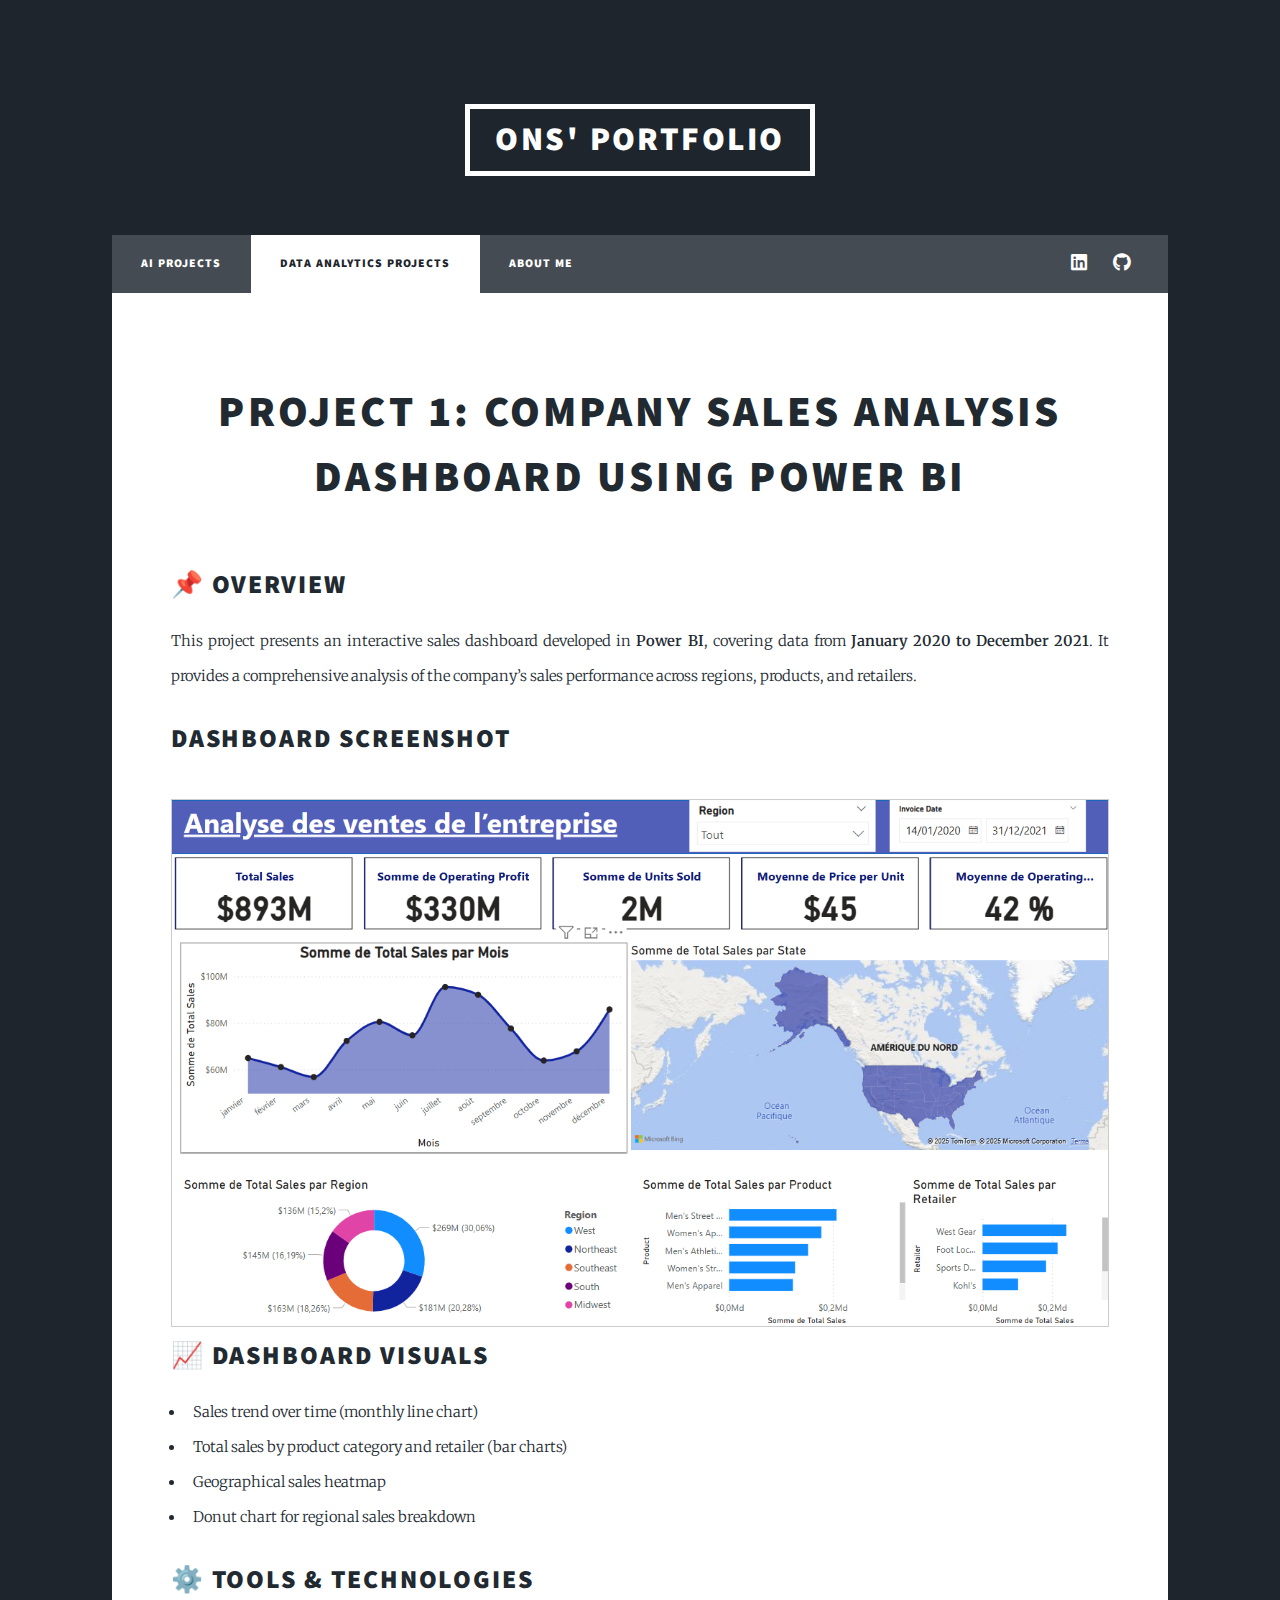
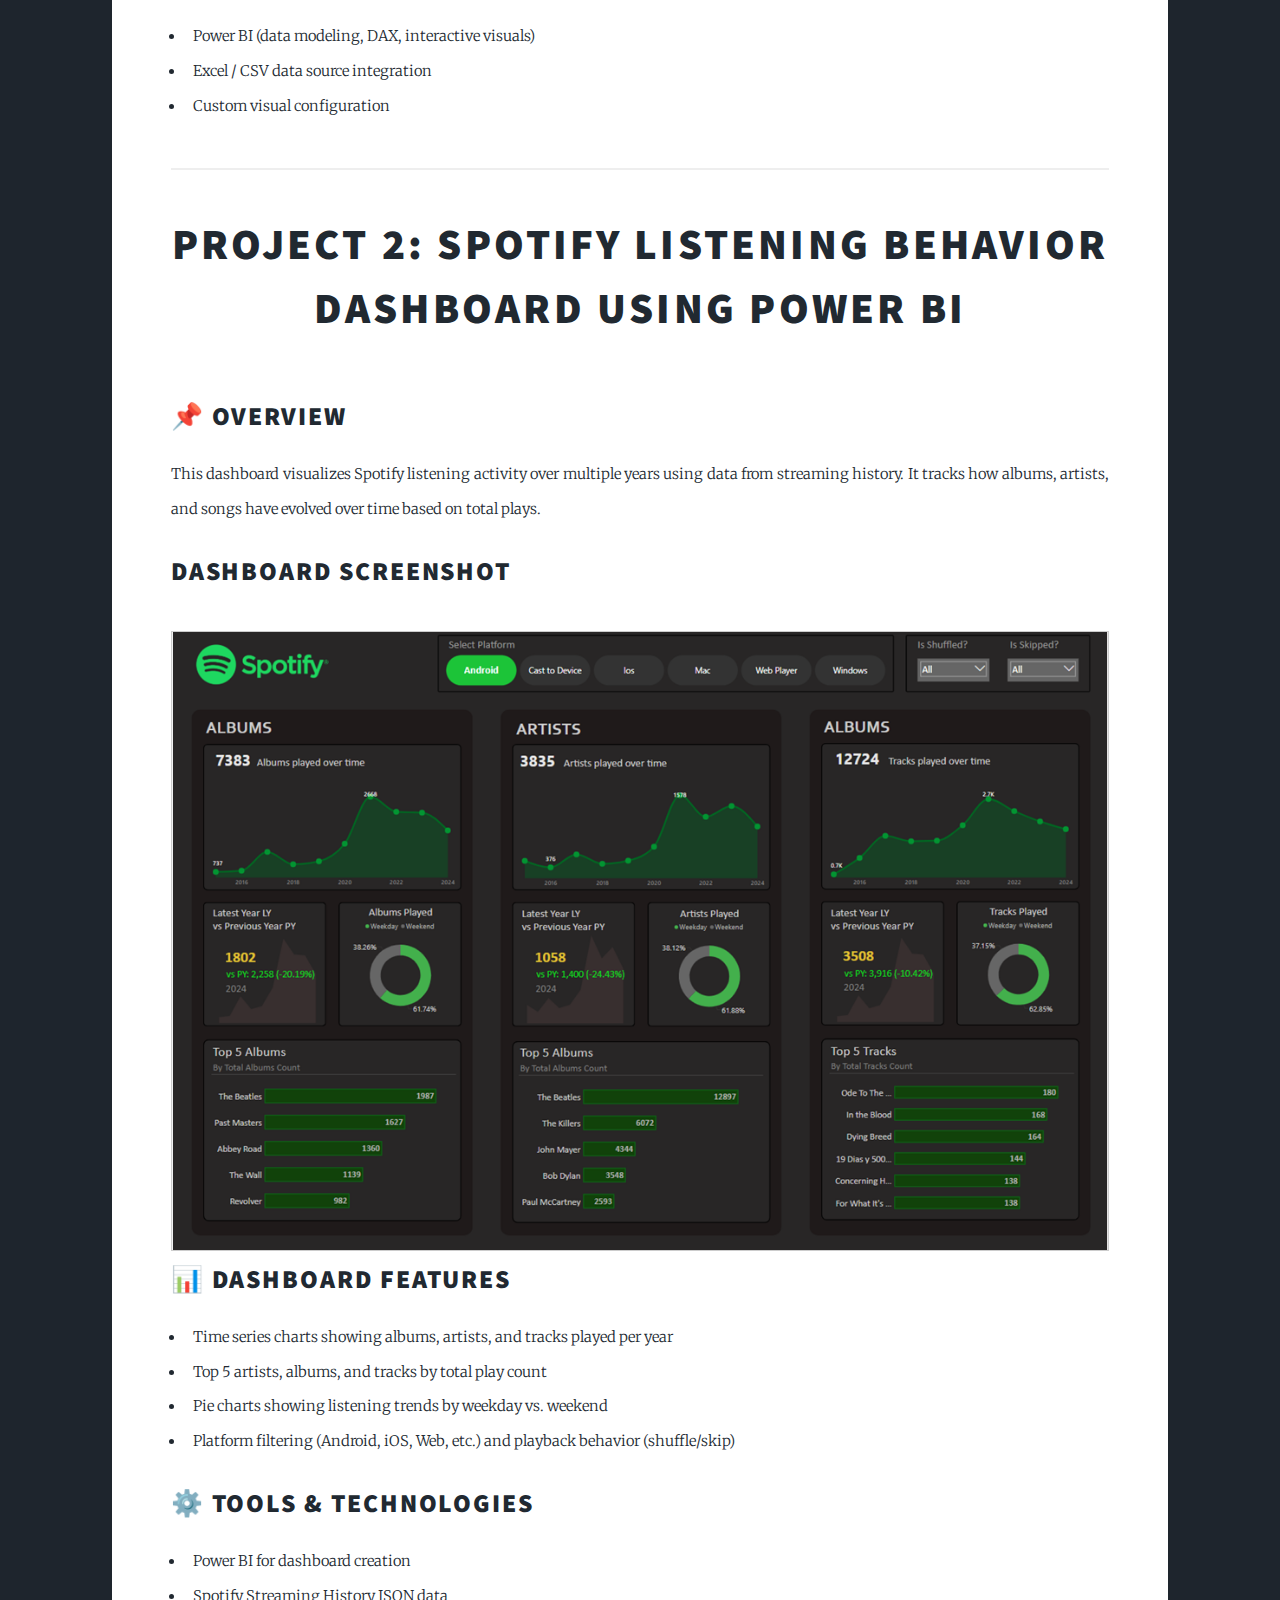
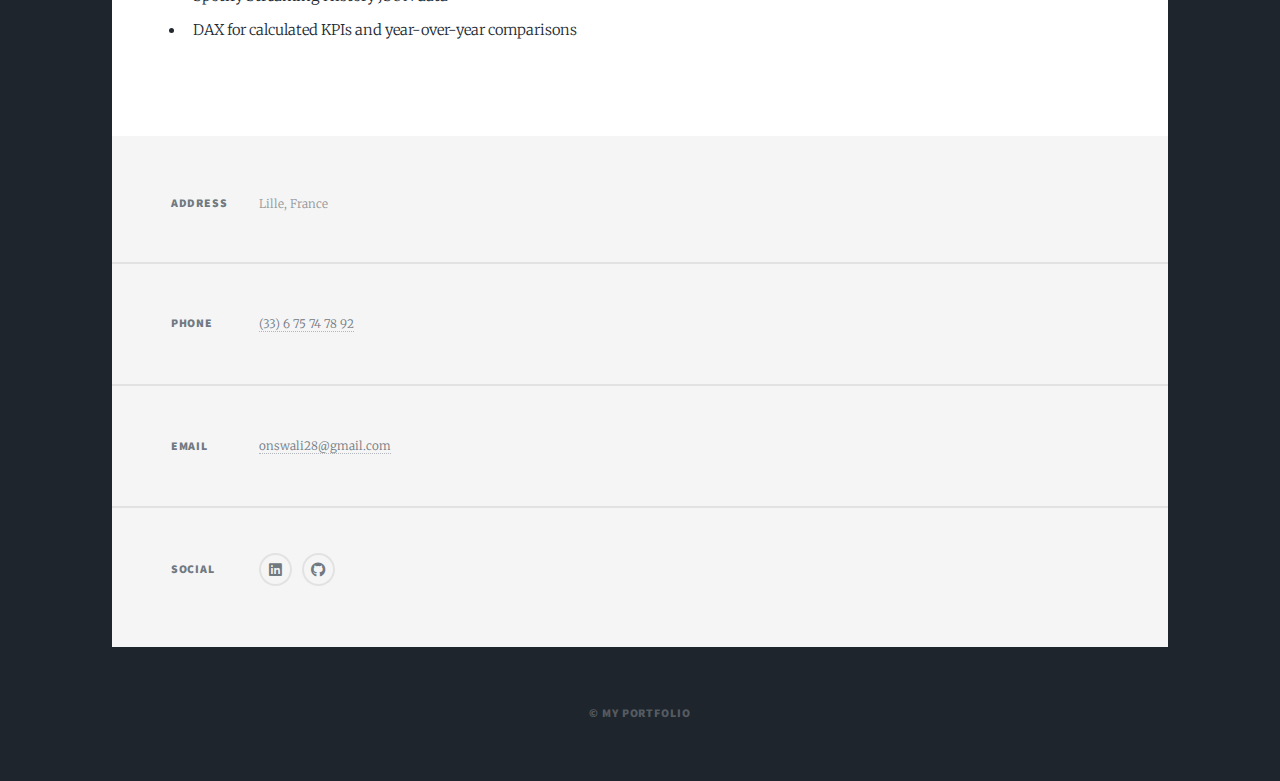
<file: data_analytics.html>
<!DOCTYPE HTML>
<html>
	<head>
		<title>Ons' Portfolio - Sales Analysis Dashboard</title>
		<meta charset="utf-8" />
		<meta name="viewport" content="width=device-width, initial-scale=1, user-scalable=no" />
		<link rel="stylesheet" href="assets/css/main.css" />
		<noscript><link rel="stylesheet" href="assets/css/noscript.css" /></noscript>
	</head>
	<body class="is-preload">

		<!-- Wrapper -->
		<div id="wrapper">

			<!-- Header -->
			<header id="header">
				<a href="index.html" class="logo">Ons' Portfolio</a>
			</header>

			<!-- Nav -->
			<nav id="nav">
				<ul class="links">
					<li><a href="index.html">AI Projects</a></li>
					<li class="active"><a href="data_analytics.html">Data Analytics Projects</a></li>
					<li><a href="generic.html">About Me</a></li>
					
				</ul>
				<ul class="icons">
					<li><a href="https://www.linkedin.com/in/wali-ons-89015935b" class="icon brands fa-linkedin"><span class="label">LinkedIn</span></a></li>
					<li><a href="https://github.com/Ons2024" class="icon brands fa-github"><span class="label">GitHub</span></a></li>
				</ul>
			</nav>

			<!-- Main -->
			<div id="main">

				<!-- Post -->
				<section class="post">
					<header class="major">
						<h3 style="font-size: 43px;">Project 1: Company Sales Analysis Dashboard using Power BI</h3>
					</header>

					<h2>📌 Overview</h2>
					<p>
						This project presents an interactive sales dashboard developed in <strong>Power BI</strong>, 
						covering data from <b>January 2020 to December 2021</b>. It provides a comprehensive analysis of 
						the company’s sales performance across regions, products, and retailers.
					</p>
					

                    <h2> Dashboard Screenshot </h2>
					<img src="images/projet 1.png" alt="Sales Dashboard Power BI" style="max-width:100%; height:auto; border:1px solid #ccc; margin-top:20px;" />


					<h2>📈 Dashboard Visuals</h2>
					<ul>
						<li>Sales trend over time (monthly line chart)</li>
						<li>Total sales by product category and retailer (bar charts)</li>
						<li>Geographical sales heatmap</li>
						<li>Donut chart for regional sales breakdown</li>
					</ul>

					
					<h2>⚙️ Tools & Technologies</h2>
					<ul>
						<li>Power BI (data modeling, DAX, interactive visuals)</li>
						<li>Excel / CSV data source integration</li>
						<li>Custom visual configuration</li>
					</ul>
					<hr />

					
					<!-- Optional: Add a link if deployed -->
					<!-- <p><a href="https://app.powerbi.com/your-report-link" target="_blank">🔗 View Interactive Report</a></p> -->

				

                <section class="post">
                <header class="major">
                    <h3 style="font-size: 43px;">Project 2: Spotify Listening Behavior Dashboard using Power BI</h3>
                </header>

                <h2>📌 Overview</h2>
                <p>
                    This dashboard visualizes Spotify listening activity over multiple years using data from streaming history.
                    It tracks how albums, artists, and songs have evolved over time based on total plays.
                </p>

                <h2> Dashboard Screenshot </h2>
                <img src="images/black power bi.png" alt="Spotify Listening Dashboard" style="max-width:100%; height:auto; border:1px solid #ccc; margin-top:20px;" />

                <h2>📊 Dashboard Features</h2>
                <ul>
                    <li>Time series charts showing albums, artists, and tracks played per year</li>
                    <li>Top 5 artists, albums, and tracks by total play count</li>
                    <li>Pie charts showing listening trends by weekday vs. weekend</li>
                    <li>Platform filtering (Android, iOS, Web, etc.) and playback behavior (shuffle/skip)</li>
                </ul>

                <h2>⚙️ Tools & Technologies</h2>
                <ul>
                    <li>Power BI for dashboard creation</li>
                    <li>Spotify Streaming History JSON data</li>
                    <li>DAX for calculated KPIs and year-over-year comparisons</li>
                </ul>
                
            </section>
			</div>

			<!-- Footer -->
			<footer id="footer">
				<section class="split contact">
					<section class="alt">
						<h3>Address</h3>
						<p>Lille, France</p>
					</section>
					<section>
						<h3>Phone</h3>
						<p><a href="#">(33) 6 75 74 78 92</a></p>
					</section>
					<section>
						<h3>Email</h3>
						<p><a href="#">onswali28@gmail.com</a></p>
					</section>
					<section>
						<h3>Social</h3>
						<ul class="icons alt">
							<li><a href="https://www.linkedin.com/in/wali-ons-89015935b" class="icon brands fa-linkedin"><span class="label">LinkedIn</span></a></li>
							<li><a href="https://github.com/Ons2024" class="icon brands fa-github"><span class="label">GitHub</span></a></li>
						</ul>
					</section>
				</section>
			</footer>

			<!-- Copyright -->
			<div id="copyright">
				<ul><li>&copy; My Portfolio</li></ul>
			</div>

		</div>

		<!-- Scripts -->
		<script src="assets/js/jquery.min.js"></script>
		<script src="assets/js/jquery.scrollex.min.js"></script>
		<script src="assets/js/jquery.scrolly.min.js"></script>
		<script src="assets/js/browser.min.js"></script>
		<script src="assets/js/breakpoints.min.js"></script>
	</body>
</html>
</file>
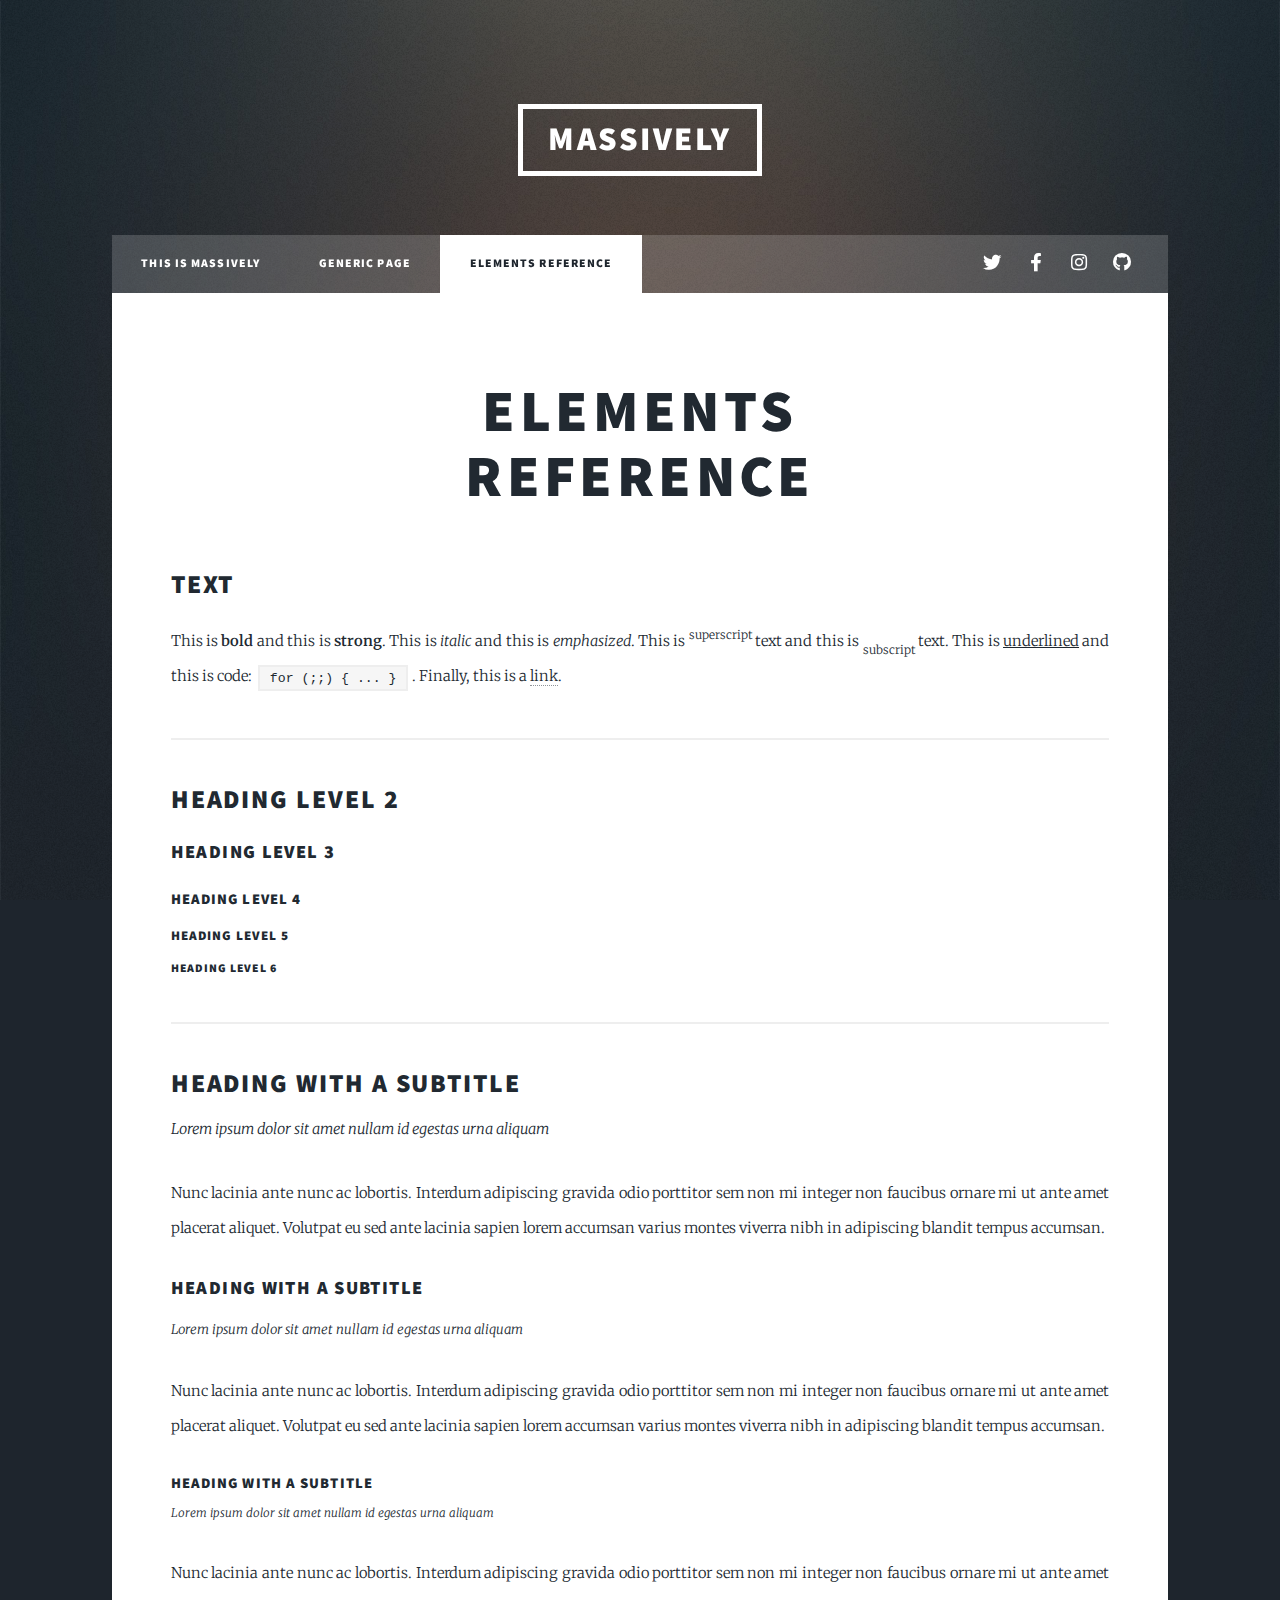
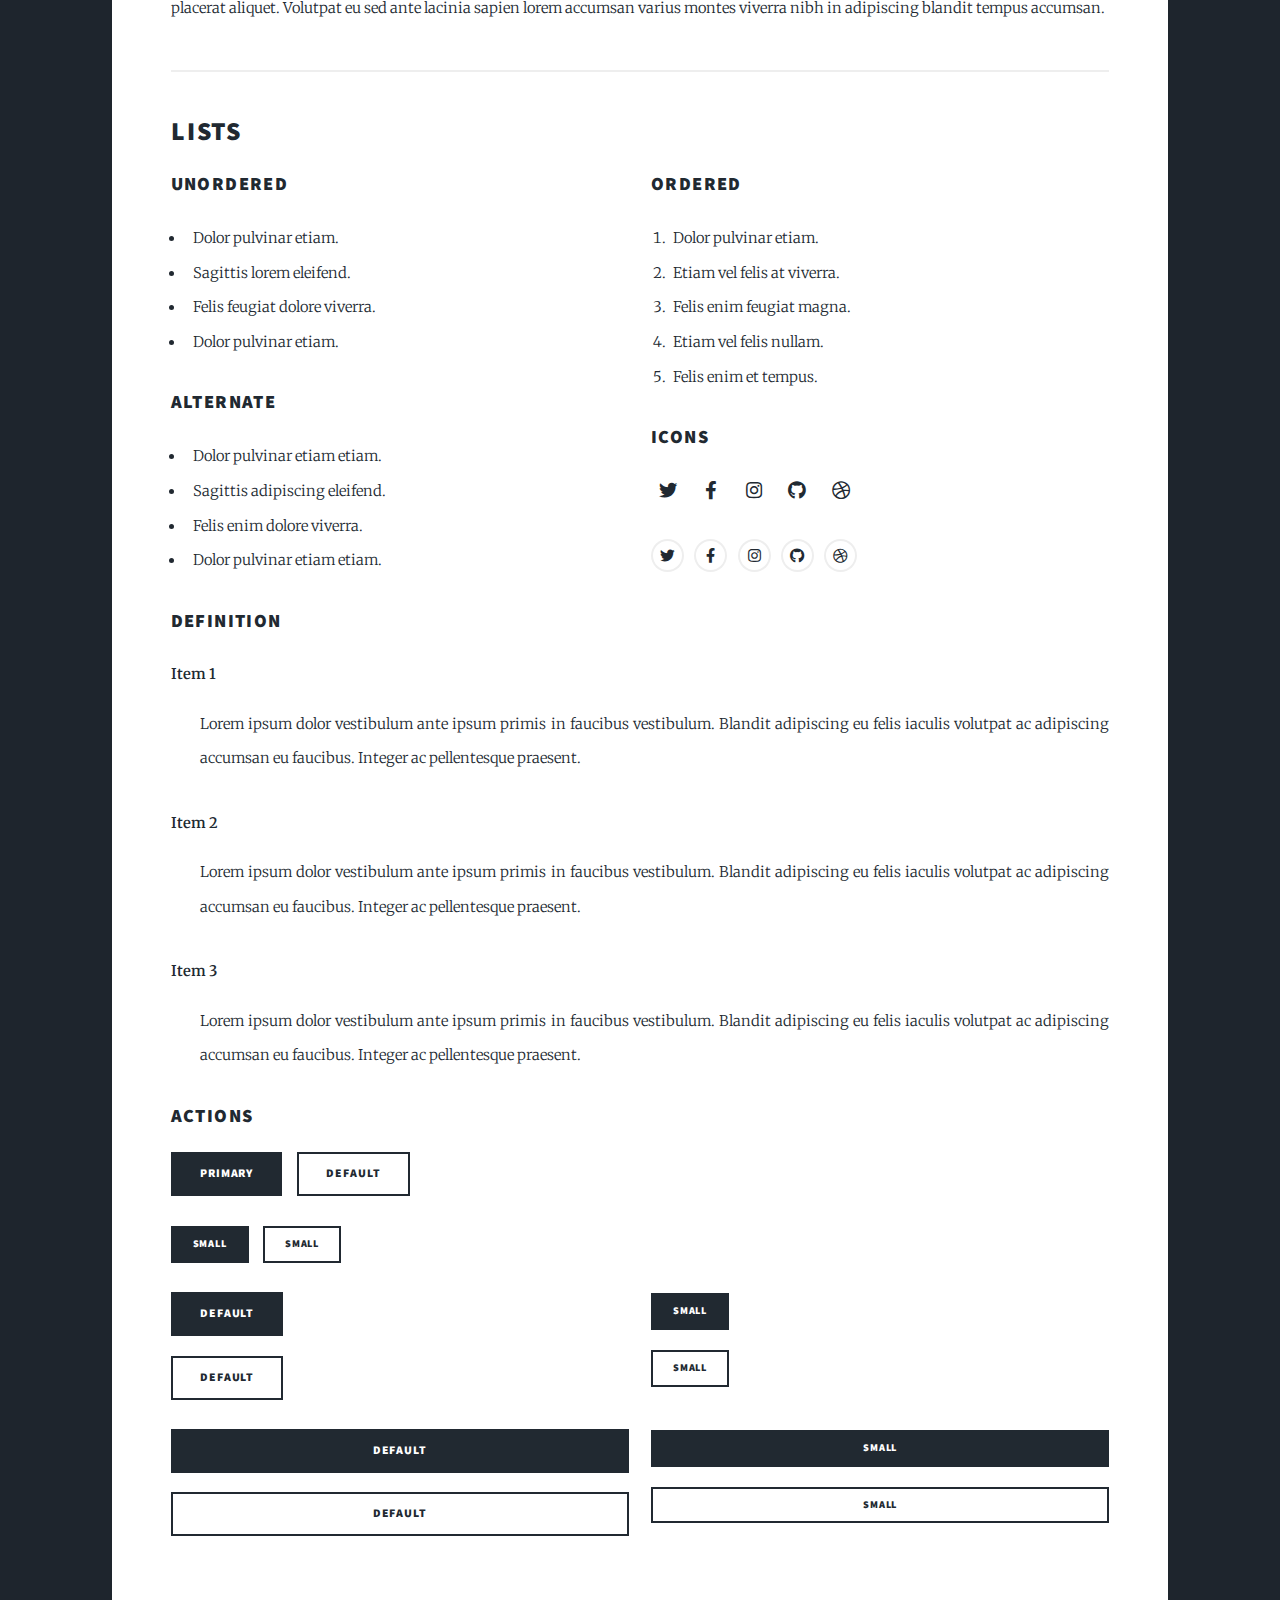
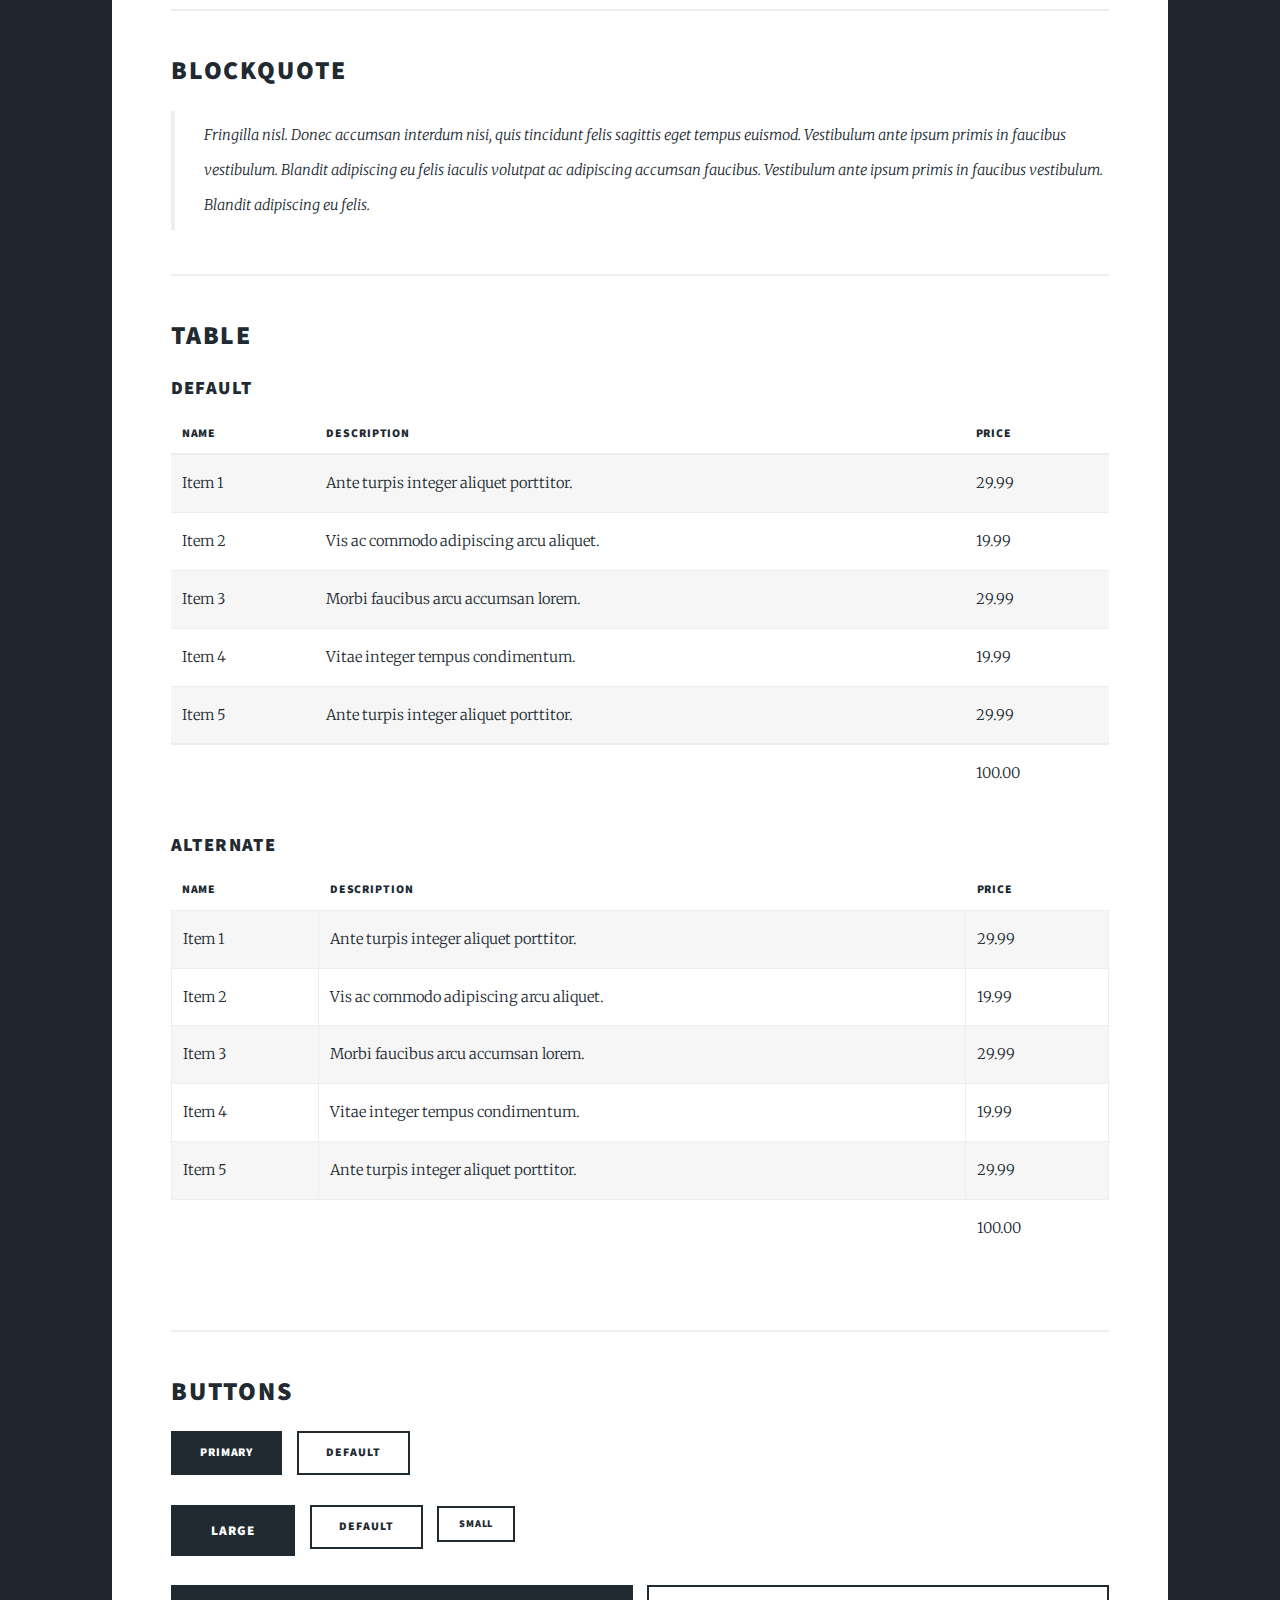
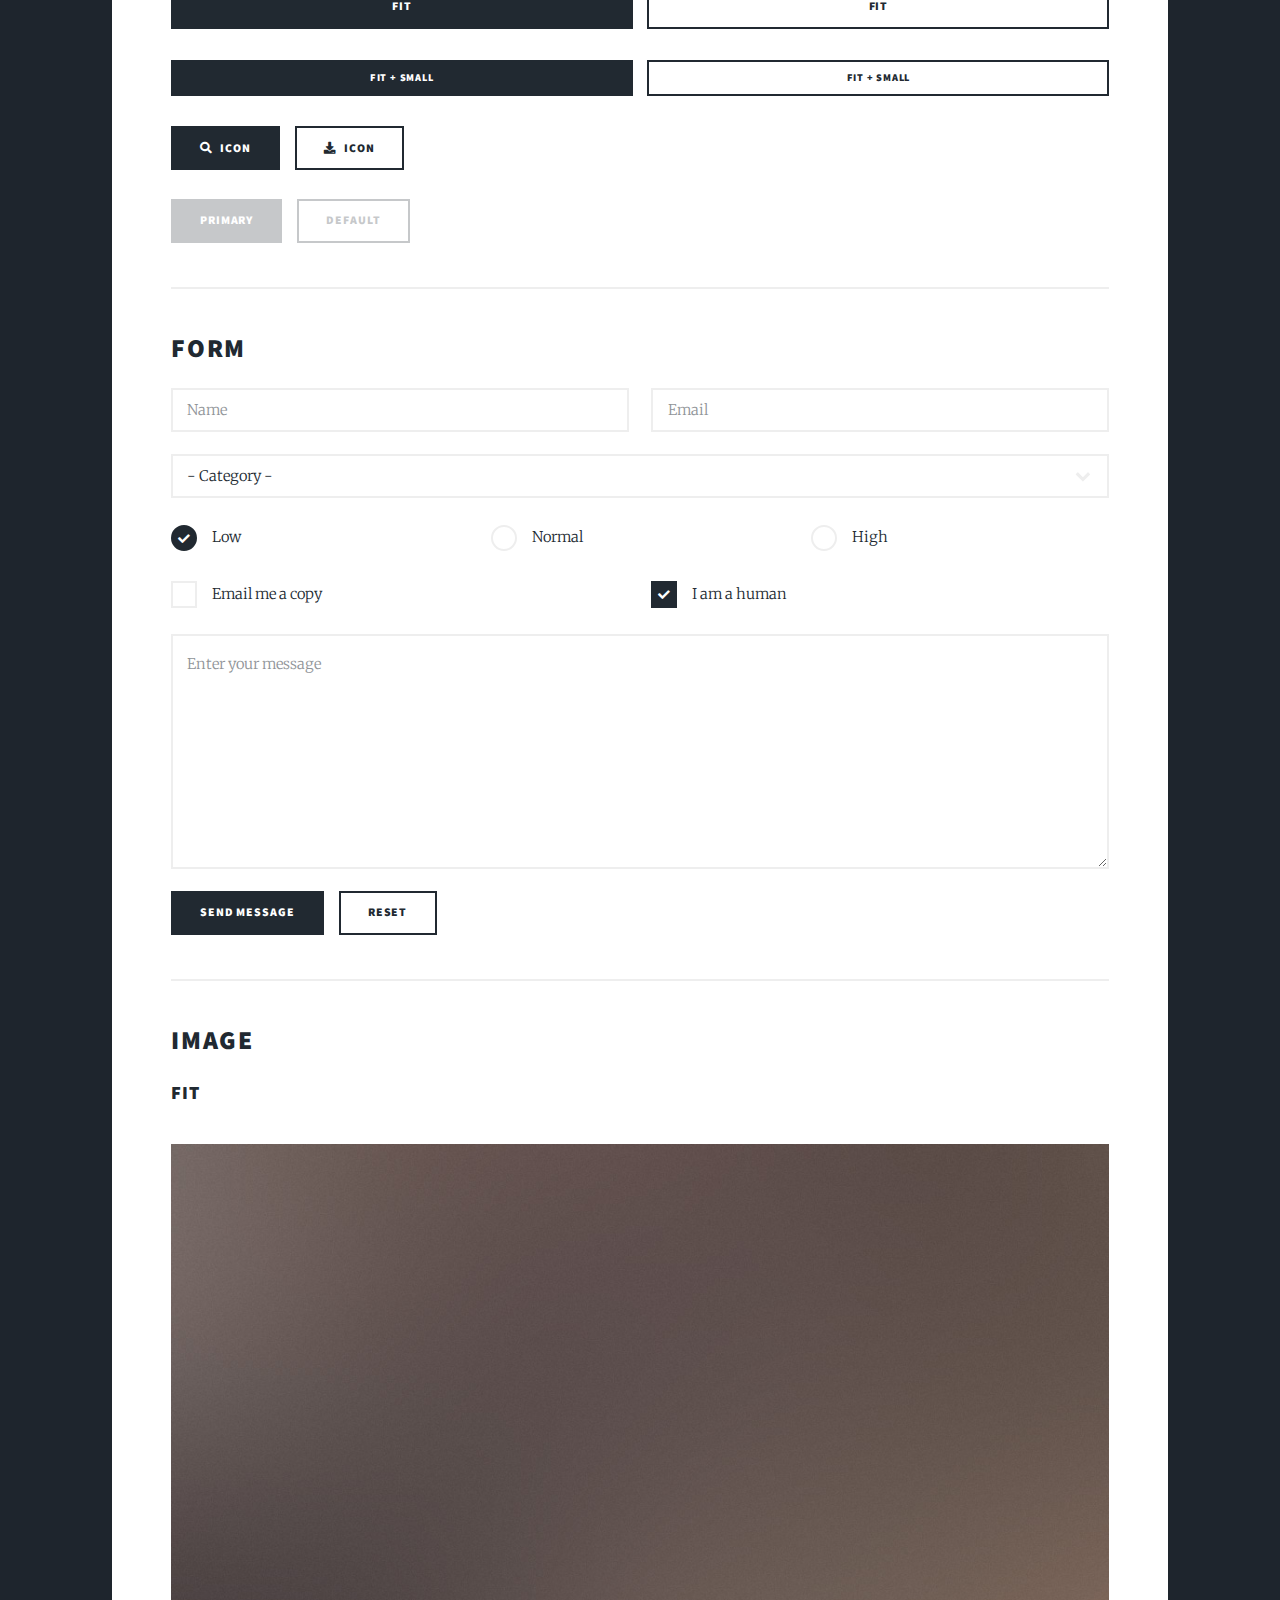
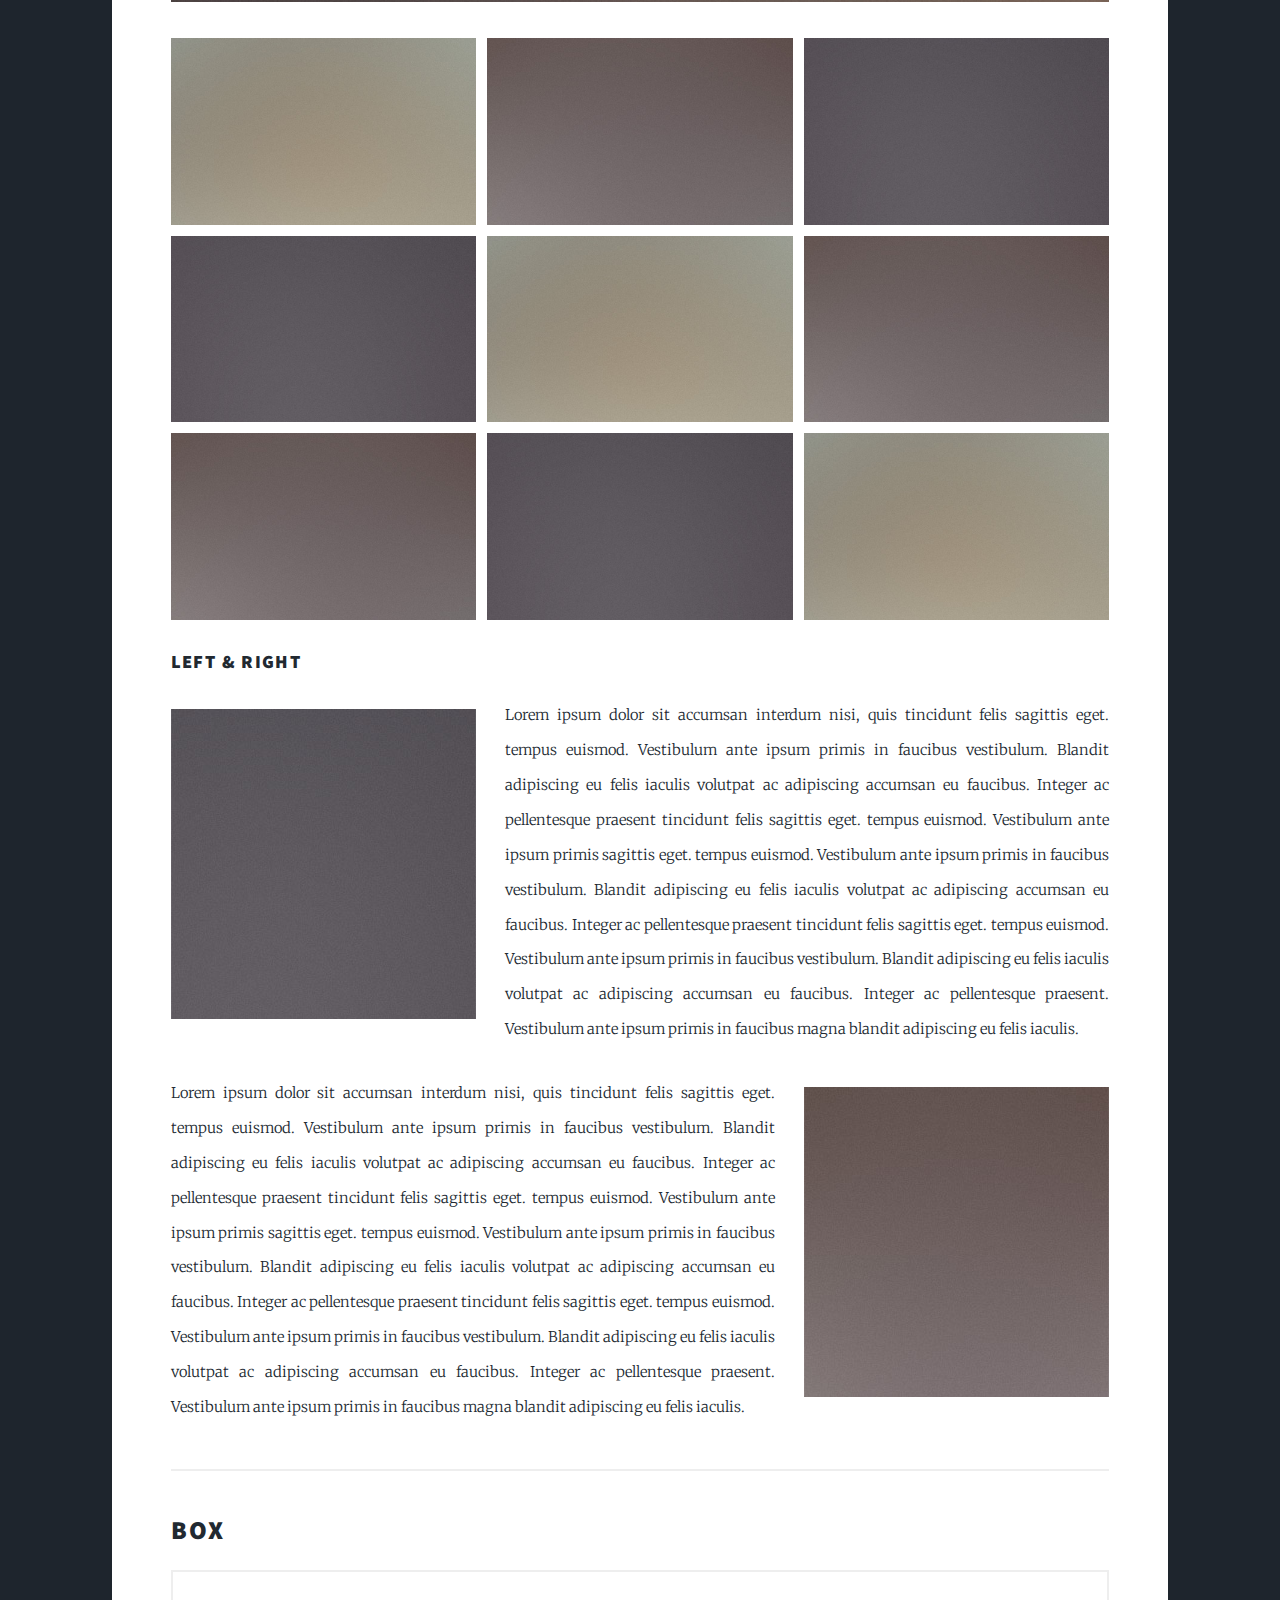
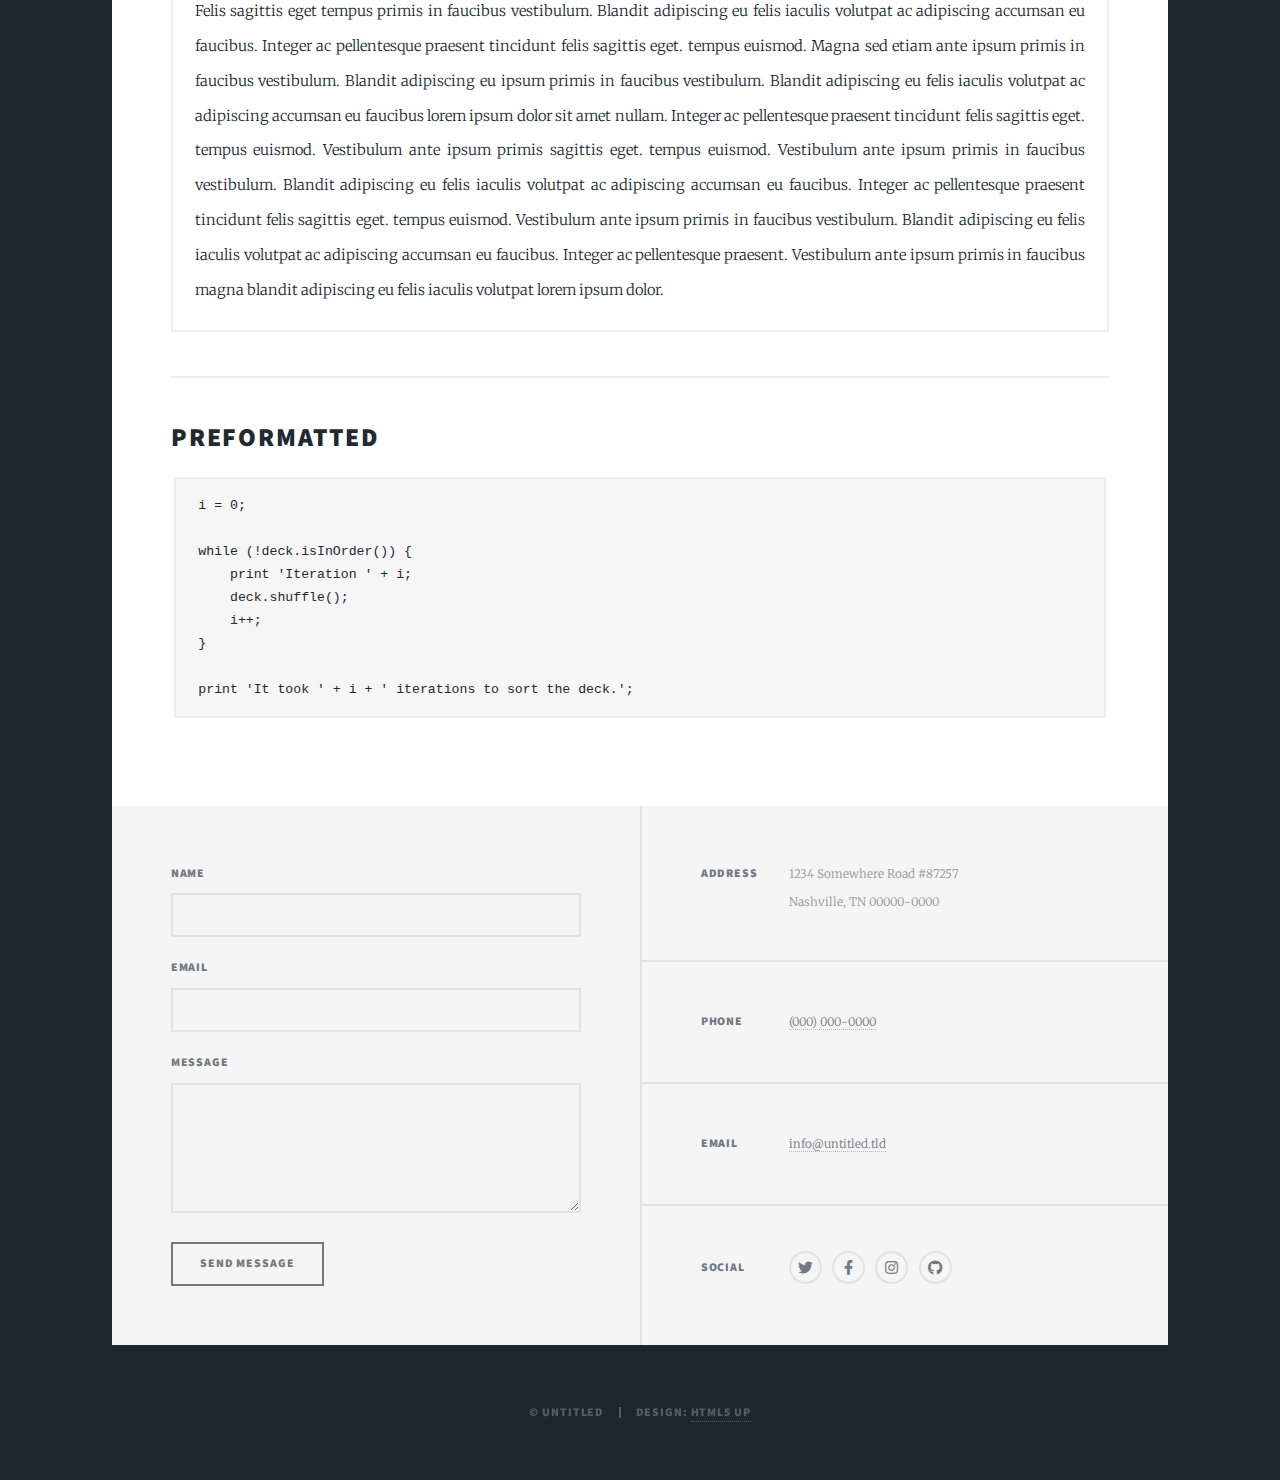
<file: elements.html>
<!DOCTYPE HTML>
<!--
	Massively by HTML5 UP
	html5up.net | @ajlkn
	Free for personal and commercial use under the CCA 3.0 license (html5up.net/license)
-->
<html>
	<head>
		<title>Elements Reference - Massively by HTML5 UP</title>
		<meta charset="utf-8" />
		<meta name="viewport" content="width=device-width, initial-scale=1, user-scalable=no" />
		<link rel="stylesheet" href="assets/css/main.css" />
		<noscript><link rel="stylesheet" href="assets/css/noscript.css" /></noscript>
	</head>
	<body class="is-preload">

		<!-- Wrapper -->
			<div id="wrapper">

				<!-- Header -->
					<header id="header">
						<a href="index.html" class="logo">Massively</a>
					</header>

				<!-- Nav -->
					<nav id="nav">
						<ul class="links">
							<li><a href="index.html">This is Massively</a></li>
							<li><a href="generic.html">Generic Page</a></li>
							<li class="active"><a href="elements.html">Elements Reference</a></li>
						</ul>
						<ul class="icons">
							<li><a href="#" class="icon brands fa-twitter"><span class="label">Twitter</span></a></li>
							<li><a href="#" class="icon brands fa-facebook-f"><span class="label">Facebook</span></a></li>
							<li><a href="#" class="icon brands fa-instagram"><span class="label">Instagram</span></a></li>
							<li><a href="#" class="icon brands fa-github"><span class="label">GitHub</span></a></li>
						</ul>
					</nav>

				<!-- Main -->
					<div id="main">

						<!-- Post -->
							<section class="post">
								<header class="major">
									<h1>Elements<br />
									Reference</h1>
								</header>

								<!-- Text stuff -->
									<h2>Text</h2>
									<p>This is <b>bold</b> and this is <strong>strong</strong>. This is <i>italic</i> and this is <em>emphasized</em>.
									This is <sup>superscript</sup> text and this is <sub>subscript</sub> text.
									This is <u>underlined</u> and this is code: <code>for (;;) { ... }</code>.
									Finally, this is a <a href="#">link</a>.</p>
									<hr />
									<h2>Heading Level 2</h2>
									<h3>Heading Level 3</h3>
									<h4>Heading Level 4</h4>
									<h5>Heading Level 5</h5>
									<h6>Heading Level 6</h6>
									<hr />
									<header>
										<h2>Heading with a Subtitle</h2>
										<p>Lorem ipsum dolor sit amet nullam id egestas urna aliquam</p>
									</header>
									<p>Nunc lacinia ante nunc ac lobortis. Interdum adipiscing gravida odio porttitor sem non mi integer non faucibus ornare mi ut ante amet placerat aliquet. Volutpat eu sed ante lacinia sapien lorem accumsan varius montes viverra nibh in adipiscing blandit tempus accumsan.</p>
									<header>
										<h3>Heading with a Subtitle</h3>
										<p>Lorem ipsum dolor sit amet nullam id egestas urna aliquam</p>
									</header>
									<p>Nunc lacinia ante nunc ac lobortis. Interdum adipiscing gravida odio porttitor sem non mi integer non faucibus ornare mi ut ante amet placerat aliquet. Volutpat eu sed ante lacinia sapien lorem accumsan varius montes viverra nibh in adipiscing blandit tempus accumsan.</p>
									<header>
										<h4>Heading with a Subtitle</h4>
										<p>Lorem ipsum dolor sit amet nullam id egestas urna aliquam</p>
									</header>
									<p>Nunc lacinia ante nunc ac lobortis. Interdum adipiscing gravida odio porttitor sem non mi integer non faucibus ornare mi ut ante amet placerat aliquet. Volutpat eu sed ante lacinia sapien lorem accumsan varius montes viverra nibh in adipiscing blandit tempus accumsan.</p>

									<hr />

								<!-- Lists -->
									<h2>Lists</h2>
									<div class="row">
										<div class="col-6 col-12-small">

											<h3>Unordered</h3>
											<ul>
												<li>Dolor pulvinar etiam.</li>
												<li>Sagittis lorem eleifend.</li>
												<li>Felis feugiat dolore viverra.</li>
												<li>Dolor pulvinar etiam.</li>
											</ul>

											<h3>Alternate</h3>
											<ul class="alt">
												<li>Dolor pulvinar etiam etiam.</li>
												<li>Sagittis adipiscing eleifend.</li>
												<li>Felis enim dolore viverra.</li>
												<li>Dolor pulvinar etiam etiam.</li>
											</ul>

										</div>
										<div class="col-6 col-12-small">

											<h3>Ordered</h3>
											<ol>
												<li>Dolor pulvinar etiam.</li>
												<li>Etiam vel felis at viverra.</li>
												<li>Felis enim feugiat magna.</li>
												<li>Etiam vel felis nullam.</li>
												<li>Felis enim et tempus.</li>
											</ol>

											<h3>Icons</h3>
											<ul class="icons">
												<li><a href="#" class="icon brands fa-twitter"><span class="label">Twitter</span></a></li>
												<li><a href="#" class="icon brands fa-facebook-f"><span class="label">Facebook</span></a></li>
												<li><a href="#" class="icon brands fa-instagram"><span class="label">Instagram</span></a></li>
												<li><a href="#" class="icon brands fa-github"><span class="label">Github</span></a></li>
												<li><a href="#" class="icon brands fa-dribbble"><span class="label">Dribbble</span></a></li>
											</ul>
											<ul class="icons alt">
												<li><a href="#" class="icon brands alt fa-twitter"><span class="label">Twitter</span></a></li>
												<li><a href="#" class="icon brands alt fa-facebook-f"><span class="label">Facebook</span></a></li>
												<li><a href="#" class="icon brands alt fa-instagram"><span class="label">Instagram</span></a></li>
												<li><a href="#" class="icon brands alt fa-github"><span class="label">Github</span></a></li>
												<li><a href="#" class="icon brands alt fa-dribbble"><span class="label">Dribbble</span></a></li>
											</ul>

										</div>
									</div>
									<h3>Definition</h3>
									<dl>
										<dt>Item 1</dt>
										<dd>
											<p>Lorem ipsum dolor vestibulum ante ipsum primis in faucibus vestibulum. Blandit adipiscing eu felis iaculis volutpat ac adipiscing accumsan eu faucibus. Integer ac pellentesque praesent.</p>
										</dd>
										<dt>Item 2</dt>
										<dd>
											<p>Lorem ipsum dolor vestibulum ante ipsum primis in faucibus vestibulum. Blandit adipiscing eu felis iaculis volutpat ac adipiscing accumsan eu faucibus. Integer ac pellentesque praesent.</p>
										</dd>
										<dt>Item 3</dt>
										<dd>
											<p>Lorem ipsum dolor vestibulum ante ipsum primis in faucibus vestibulum. Blandit adipiscing eu felis iaculis volutpat ac adipiscing accumsan eu faucibus. Integer ac pellentesque praesent.</p>
										</dd>
									</dl>

									<h3>Actions</h3>
									<ul class="actions">
										<li><a href="#" class="button primary">Primary</a></li>
										<li><a href="#" class="button">Default</a></li>
									</ul>
									<ul class="actions small">
										<li><a href="#" class="button primary small">Small</a></li>
										<li><a href="#" class="button small">Small</a></li>
									</ul>
									<div class="row">
										<div class="col-6 col-12-small">
											<ul class="actions stacked">
												<li><a href="#" class="button primary">Default</a></li>
												<li><a href="#" class="button">Default</a></li>
											</ul>
										</div>
										<div class="col-6 col-12-small">
											<ul class="actions stacked">
												<li><a href="#" class="button primary small">Small</a></li>
												<li><a href="#" class="button small">Small</a></li>
											</ul>
										</div>
									</div>
									<div class="row">
										<div class="col-6 col-12-small">
											<ul class="actions stacked">
												<li><a href="#" class="button primary fit">Default</a></li>
												<li><a href="#" class="button fit">Default</a></li>
											</ul>
										</div>
										<div class="col-6 col-12-small">
											<ul class="actions stacked">
												<li><a href="#" class="button primary small fit">Small</a></li>
												<li><a href="#" class="button small fit">Small</a></li>
											</ul>
										</div>
									</div>

									<hr />

								<!-- Blockquote -->
									<h2>Blockquote</h2>
									<blockquote>Fringilla nisl. Donec accumsan interdum nisi, quis tincidunt felis sagittis eget tempus euismod. Vestibulum ante ipsum primis in faucibus vestibulum. Blandit adipiscing eu felis iaculis volutpat ac adipiscing accumsan faucibus. Vestibulum ante ipsum primis in faucibus vestibulum. Blandit adipiscing eu felis.</blockquote>

									<hr />

								<!-- Table -->
									<h2>Table</h2>

									<h3>Default</h3>
									<div class="table-wrapper">
										<table>
											<thead>
												<tr>
													<th>Name</th>
													<th>Description</th>
													<th>Price</th>
												</tr>
											</thead>
											<tbody>
												<tr>
													<td>Item 1</td>
													<td>Ante turpis integer aliquet porttitor.</td>
													<td>29.99</td>
												</tr>
												<tr>
													<td>Item 2</td>
													<td>Vis ac commodo adipiscing arcu aliquet.</td>
													<td>19.99</td>
												</tr>
												<tr>
													<td>Item 3</td>
													<td> Morbi faucibus arcu accumsan lorem.</td>
													<td>29.99</td>
												</tr>
												<tr>
													<td>Item 4</td>
													<td>Vitae integer tempus condimentum.</td>
													<td>19.99</td>
												</tr>
												<tr>
													<td>Item 5</td>
													<td>Ante turpis integer aliquet porttitor.</td>
													<td>29.99</td>
												</tr>
											</tbody>
											<tfoot>
												<tr>
													<td colspan="2"></td>
													<td>100.00</td>
												</tr>
											</tfoot>
										</table>
									</div>

									<h3>Alternate</h3>
									<div class="table-wrapper">
										<table class="alt">
											<thead>
												<tr>
													<th>Name</th>
													<th>Description</th>
													<th>Price</th>
												</tr>
											</thead>
											<tbody>
												<tr>
													<td>Item 1</td>
													<td>Ante turpis integer aliquet porttitor.</td>
													<td>29.99</td>
												</tr>
												<tr>
													<td>Item 2</td>
													<td>Vis ac commodo adipiscing arcu aliquet.</td>
													<td>19.99</td>
												</tr>
												<tr>
													<td>Item 3</td>
													<td> Morbi faucibus arcu accumsan lorem.</td>
													<td>29.99</td>
												</tr>
												<tr>
													<td>Item 4</td>
													<td>Vitae integer tempus condimentum.</td>
													<td>19.99</td>
												</tr>
												<tr>
													<td>Item 5</td>
													<td>Ante turpis integer aliquet porttitor.</td>
													<td>29.99</td>
												</tr>
											</tbody>
											<tfoot>
												<tr>
													<td colspan="2"></td>
													<td>100.00</td>
												</tr>
											</tfoot>
										</table>
									</div>

									<hr />

								<!-- Buttons -->
									<h2>Buttons</h2>
									<ul class="actions">
										<li><a href="#" class="button primary">Primary</a></li>
										<li><a href="#" class="button">Default</a></li>
									</ul>
									<ul class="actions">
										<li><a href="#" class="button primary large">Large</a></li>
										<li><a href="#" class="button">Default</a></li>
										<li><a href="#" class="button small">Small</a></li>
									</ul>
									<ul class="actions fit">
										<li><a href="#" class="button primary fit">Fit</a></li>
										<li><a href="#" class="button fit">Fit</a></li>
									</ul>
									<ul class="actions fit small">
										<li><a href="#" class="button primary fit small">Fit + Small</a></li>
										<li><a href="#" class="button fit small">Fit + Small</a></li>
									</ul>
									<ul class="actions">
										<li><a href="#" class="button primary icon solid fa-search">Icon</a></li>
										<li><a href="#" class="button icon solid fa-download">Icon</a></li>
									</ul>
									<ul class="actions">
										<li><span class="button primary disabled">Primary</span></li>
										<li><span class="button disabled">Default</span></li>
									</ul>

									<hr />

								<!-- Form -->
									<h2>Form</h2>

									<form method="post" action="#">
										<div class="row gtr-uniform">
											<div class="col-6 col-12-xsmall">
												<input type="text" name="demo-name" id="demo-name" value="" placeholder="Name" />
											</div>
											<div class="col-6 col-12-xsmall">
												<input type="email" name="demo-email" id="demo-email" value="" placeholder="Email" />
											</div>
											<!-- Break -->
											<div class="col-12">
												<select name="demo-category" id="demo-category">
													<option value="">- Category -</option>
													<option value="1">Manufacturing</option>
													<option value="1">Shipping</option>
													<option value="1">Administration</option>
													<option value="1">Human Resources</option>
												</select>
											</div>
											<!-- Break -->
											<div class="col-4 col-12-small">
												<input type="radio" id="demo-priority-low" name="demo-priority" checked>
												<label for="demo-priority-low">Low</label>
											</div>
											<div class="col-4 col-12-small">
												<input type="radio" id="demo-priority-normal" name="demo-priority">
												<label for="demo-priority-normal">Normal</label>
											</div>
											<div class="col-4 col-12-small">
												<input type="radio" id="demo-priority-high" name="demo-priority">
												<label for="demo-priority-high">High</label>
											</div>
											<!-- Break -->
											<div class="col-6 col-12-small">
												<input type="checkbox" id="demo-copy" name="demo-copy">
												<label for="demo-copy">Email me a copy</label>
											</div>
											<div class="col-6 col-12-small">
												<input type="checkbox" id="demo-human" name="demo-human" checked>
												<label for="demo-human">I am a human</label>
											</div>
											<!-- Break -->
											<div class="col-12">
												<textarea name="demo-message" id="demo-message" placeholder="Enter your message" rows="6"></textarea>
											</div>
											<!-- Break -->
											<div class="col-12">
												<ul class="actions">
													<li><input type="submit" value="Send Message" class="primary" /></li>
													<li><input type="reset" value="Reset" /></li>
												</ul>
											</div>
										</div>
									</form>

									<hr />

								<!-- Image -->
									<h2>Image</h2>

									<h3>Fit</h3>
									<span class="image fit"><img src="images/pic01.jpg" alt="" /></span>
									<div class="box alt">
										<div class="row gtr-50 gtr-uniform">
											<div class="col-4"><span class="image fit"><img src="images/pic02.jpg" alt="" /></span></div>
											<div class="col-4"><span class="image fit"><img src="images/pic03.jpg" alt="" /></span></div>
											<div class="col-4"><span class="image fit"><img src="images/pic04.jpg" alt="" /></span></div>
											<!-- Break -->
											<div class="col-4"><span class="image fit"><img src="images/pic04.jpg" alt="" /></span></div>
											<div class="col-4"><span class="image fit"><img src="images/pic02.jpg" alt="" /></span></div>
											<div class="col-4"><span class="image fit"><img src="images/pic03.jpg" alt="" /></span></div>
											<!-- Break -->
											<div class="col-4"><span class="image fit"><img src="images/pic03.jpg" alt="" /></span></div>
											<div class="col-4"><span class="image fit"><img src="images/pic04.jpg" alt="" /></span></div>
											<div class="col-4"><span class="image fit"><img src="images/pic02.jpg" alt="" /></span></div>
										</div>
									</div>

									<h3>Left &amp; Right</h3>
									<p><span class="image left"><img src="images/pic08.jpg" alt="" /></span>Lorem ipsum dolor sit accumsan interdum nisi, quis tincidunt felis sagittis eget. tempus euismod. Vestibulum ante ipsum primis in faucibus vestibulum. Blandit adipiscing eu felis iaculis volutpat ac adipiscing accumsan eu faucibus. Integer ac pellentesque praesent tincidunt felis sagittis eget. tempus euismod. Vestibulum ante ipsum primis sagittis eget. tempus euismod. Vestibulum ante ipsum primis in faucibus vestibulum. Blandit adipiscing eu felis iaculis volutpat ac adipiscing accumsan eu faucibus. Integer ac pellentesque praesent tincidunt felis sagittis eget. tempus euismod. Vestibulum ante ipsum primis in faucibus vestibulum. Blandit adipiscing eu felis iaculis volutpat ac adipiscing accumsan eu faucibus. Integer ac pellentesque praesent. Vestibulum ante ipsum primis in faucibus magna blandit adipiscing eu felis iaculis.</p>
									<p><span class="image right"><img src="images/pic09.jpg" alt="" /></span>Lorem ipsum dolor sit accumsan interdum nisi, quis tincidunt felis sagittis eget. tempus euismod. Vestibulum ante ipsum primis in faucibus vestibulum. Blandit adipiscing eu felis iaculis volutpat ac adipiscing accumsan eu faucibus. Integer ac pellentesque praesent tincidunt felis sagittis eget. tempus euismod. Vestibulum ante ipsum primis sagittis eget. tempus euismod. Vestibulum ante ipsum primis in faucibus vestibulum. Blandit adipiscing eu felis iaculis volutpat ac adipiscing accumsan eu faucibus. Integer ac pellentesque praesent tincidunt felis sagittis eget. tempus euismod. Vestibulum ante ipsum primis in faucibus vestibulum. Blandit adipiscing eu felis iaculis volutpat ac adipiscing accumsan eu faucibus. Integer ac pellentesque praesent. Vestibulum ante ipsum primis in faucibus magna blandit adipiscing eu felis iaculis.</p>

									<hr />

								<!-- Box -->
									<h2>Box</h2>
									<div class="box">
										<p>Felis sagittis eget tempus primis in faucibus vestibulum. Blandit adipiscing eu felis iaculis volutpat ac adipiscing accumsan eu faucibus. Integer ac pellentesque praesent tincidunt felis sagittis eget. tempus euismod. Magna sed etiam ante ipsum primis in faucibus vestibulum. Blandit adipiscing eu ipsum primis in faucibus vestibulum. Blandit adipiscing eu felis iaculis volutpat ac adipiscing accumsan eu faucibus lorem ipsum dolor sit amet nullam. Integer ac pellentesque praesent tincidunt felis sagittis eget. tempus euismod. Vestibulum ante ipsum primis sagittis eget. tempus euismod. Vestibulum ante ipsum primis in faucibus vestibulum. Blandit adipiscing eu felis iaculis volutpat ac adipiscing accumsan eu faucibus. Integer ac pellentesque praesent tincidunt felis sagittis eget. tempus euismod. Vestibulum ante ipsum primis in faucibus vestibulum. Blandit adipiscing eu felis iaculis volutpat ac adipiscing accumsan eu faucibus. Integer ac pellentesque praesent. Vestibulum ante ipsum primis in faucibus magna blandit adipiscing eu felis iaculis volutpat lorem ipsum dolor.</p>
									</div>

									<hr />

								<!-- Preformatted Code -->
									<h2>Preformatted</h2>
									<pre><code>i = 0;

while (!deck.isInOrder()) {
    print 'Iteration ' + i;
    deck.shuffle();
    i++;
}

print 'It took ' + i + ' iterations to sort the deck.';
</code></pre>

							</section>

					</div>

				<!-- Footer -->
					<footer id="footer">
						<section>
							<form method="post" action="#">
								<div class="fields">
									<div class="field">
										<label for="name">Name</label>
										<input type="text" name="name" id="name" />
									</div>
									<div class="field">
										<label for="email">Email</label>
										<input type="text" name="email" id="email" />
									</div>
									<div class="field">
										<label for="message">Message</label>
										<textarea name="message" id="message" rows="3"></textarea>
									</div>
								</div>
								<ul class="actions">
									<li><input type="submit" value="Send Message" /></li>
								</ul>
							</form>
						</section>
						<section class="split contact">
							<section class="alt">
								<h3>Address</h3>
								<p>1234 Somewhere Road #87257<br />
								Nashville, TN 00000-0000</p>
							</section>
							<section>
								<h3>Phone</h3>
								<p><a href="#">(000) 000-0000</a></p>
							</section>
							<section>
								<h3>Email</h3>
								<p><a href="#">info@untitled.tld</a></p>
							</section>
							<section>
								<h3>Social</h3>
								<ul class="icons alt">
									<li><a href="#" class="icon brands alt fa-twitter"><span class="label">Twitter</span></a></li>
									<li><a href="#" class="icon brands alt fa-facebook-f"><span class="label">Facebook</span></a></li>
									<li><a href="#" class="icon brands alt fa-instagram"><span class="label">Instagram</span></a></li>
									<li><a href="#" class="icon brands alt fa-github"><span class="label">GitHub</span></a></li>
								</ul>
							</section>
						</section>
					</footer>

				<!-- Copyright -->
					<div id="copyright">
						<ul><li>&copy; Untitled</li><li>Design: <a href="https://html5up.net">HTML5 UP</a></li></ul>
					</div>

			</div>

		<!-- Scripts -->
			<script src="assets/js/jquery.min.js"></script>
			<script src="assets/js/jquery.scrollex.min.js"></script>
			<script src="assets/js/jquery.scrolly.min.js"></script>
			<script src="assets/js/browser.min.js"></script>
			<script src="assets/js/breakpoints.min.js"></script>
			<script src="assets/js/util.js"></script>
			<script src="assets/js/main.js"></script>

	</body>
</html>
</file>
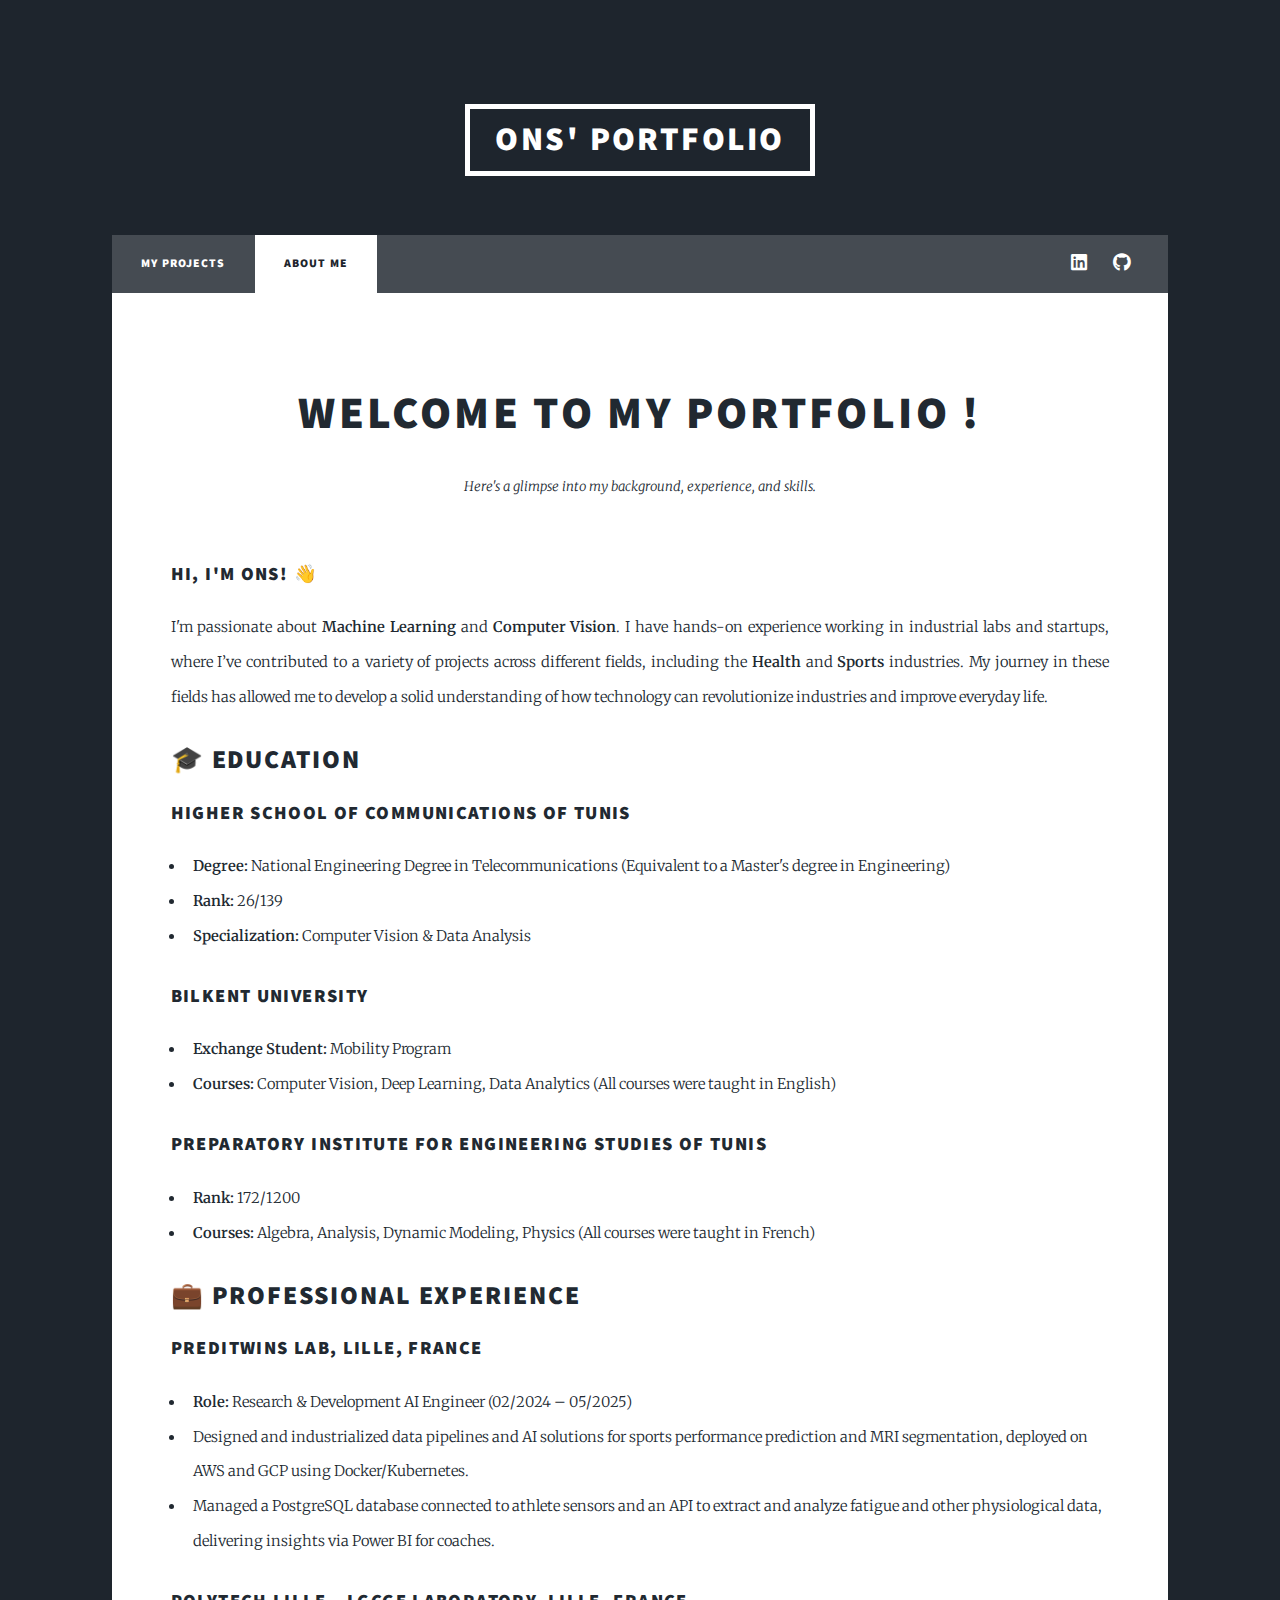
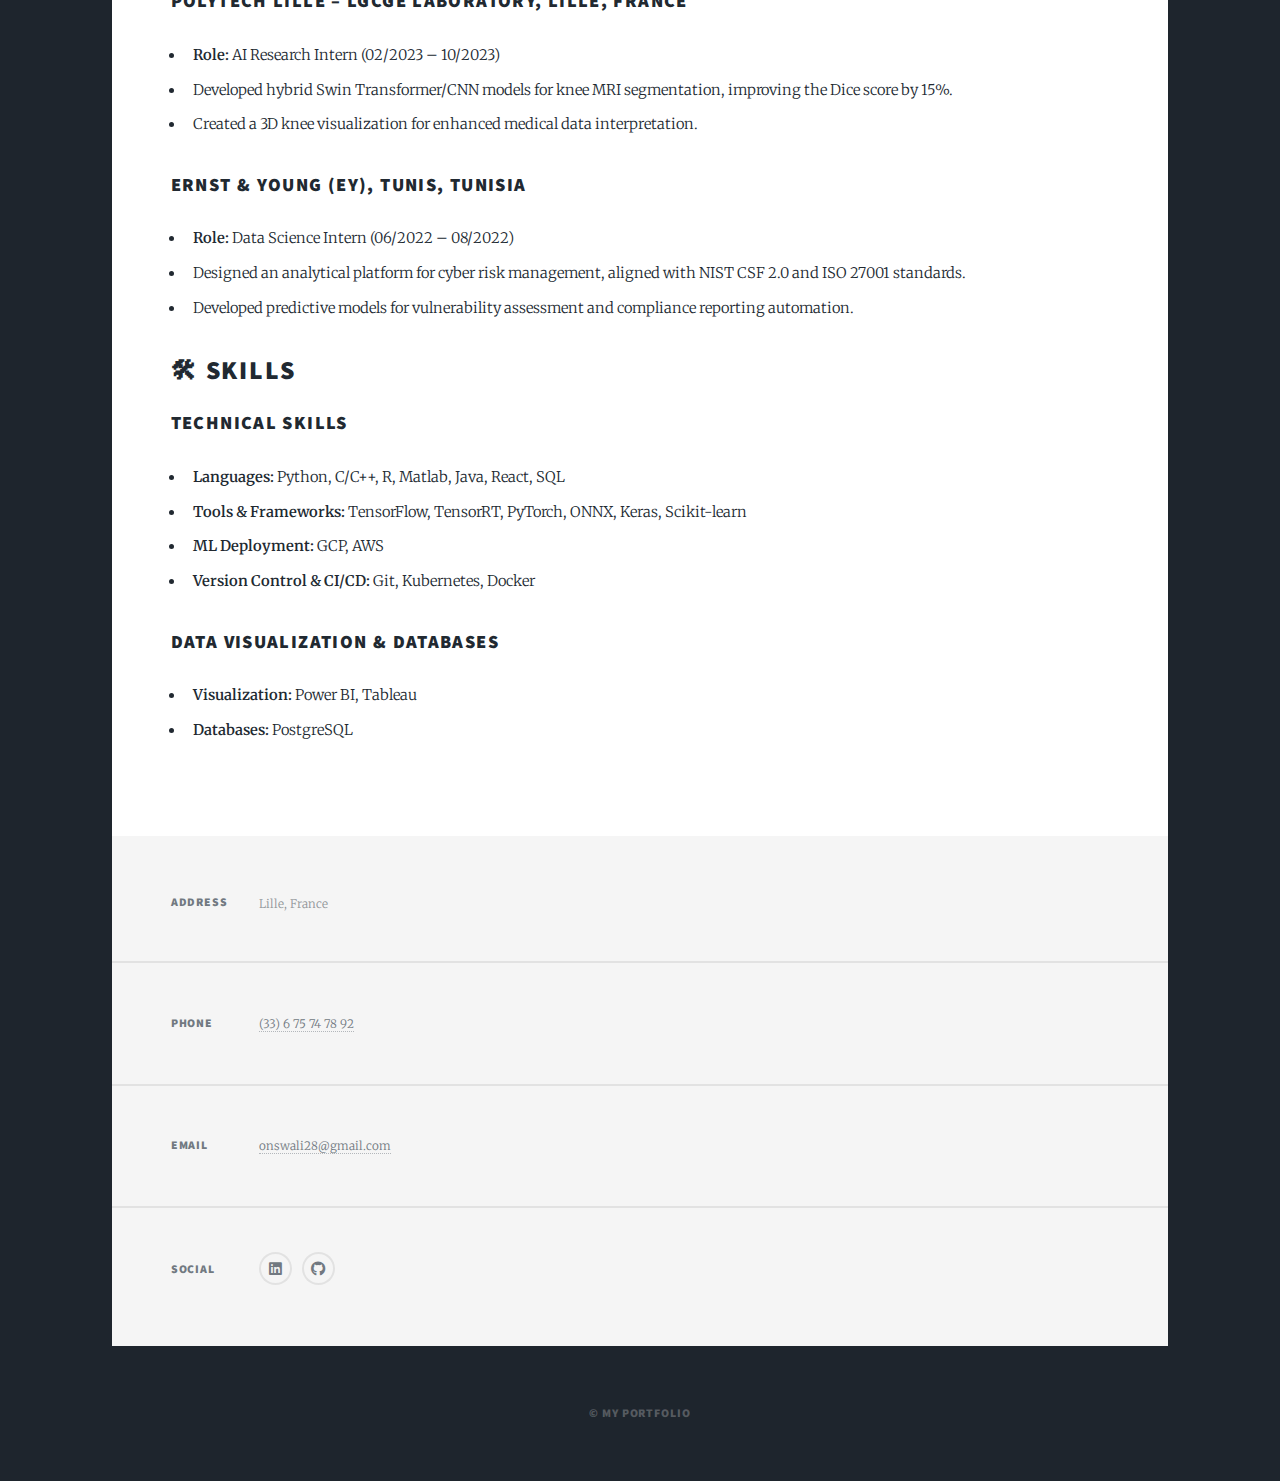
<file: generic.html>
<!DOCTYPE HTML>
<!--
	Massively by HTML5 UP
	html5up.net | @ajlkn
	Free for personal and commercial use under the CCA 3.0 license (html5up.net/license)
-->
<html>
	<head>
		<title>Ons' Portfolio - About Me</title>
		<meta charset="utf-8" />
		<meta name="viewport" content="width=device-width, initial-scale=1, user-scalable=no" />
		<link rel="stylesheet" href="assets/css/main.css" />
		<noscript><link rel="stylesheet" href="assets/css/noscript.css" /></noscript>
	</head>
	<body class="is-preload">

		<!-- Wrapper -->
			<div id="wrapper">

				<!-- Header -->
					<header id="header">
						<a href="index.html" class="logo">Ons' Portfolio</a>
					</header>

				<!-- Nav -->
					<nav id="nav">
						<ul class="links">
							<li><a href="index.html">My Projects</a></li>
							<li class="active"><a href="generic.html">About Me</a></li>
							
						</ul>
						<ul class="icons">
							<li><a href="https://www.linkedin.com/in/wali-ons-89015935b" class="icon brands fa-linkedin"><span class="label">LinkedIn</span></a></li>
							<li><a href="https://github.com/Ons2024" class="icon brands fa-github"><span class="label">GitHub</span></a></li>
						</ul>
					
					</nav>

				<!-- Main -->
				<div id="main">

					<!-- Post -->
					<section class="post">
						<header class="major">
							<h3 style="font-size: 45px;">welcome to my portfolio ! </h3>
							<p> Here's a glimpse into my background, experience, and skills.</p>
						</header>

						<section  class="post">
							
							<h3 >Hi, I'm Ons! 👋</h3>
							<p>
								I'm passionate about <strong>Machine Learning</strong> and <strong>Computer Vision</strong>. I have hands-on experience working in industrial labs and startups, where I’ve contributed to a variety of projects across different fields, including the <strong>Health</strong> and <strong>Sports</strong> industries. 
								My journey in these fields has allowed me to develop a solid understanding of how technology can revolutionize industries and improve everyday life.
							</p>
						</section>
	
						<!-- Education Section -->
						<section class="post">
							<h2>🎓 Education</h2>
							<div class="container">
								<div class="card">
									<h3>Higher School of Communications of Tunis</h3>
									<ul>
										<li><strong>Degree:</strong> National Engineering Degree in Telecommunications (Equivalent to a Master's degree in Engineering)

										</li>
										<li><strong>Rank:</strong> 26/139 </li>
										<li><strong>Specialization:</strong> Computer Vision & Data Analysis</li>
									</ul>
								</div>
	
								<div class="card">
									<h3>Bilkent University</h3>
									<ul>
										<li><strong>Exchange Student:</strong> Mobility Program </li>
										<li><strong>Courses:</strong> Computer Vision, Deep Learning, Data Analytics (All courses were taught in English)</li>

									</ul>
								</div>
	
								<div class="card">
									<h3>Preparatory Institute for Engineering Studies of Tunis</h3>
									<ul>
										<li><strong>Rank:</strong> 172/1200</li>
										<li><strong>Courses:</strong> Algebra, Analysis, Dynamic Modeling, Physics (All courses were taught in French)</li>

									</ul>
								</div>
							</div>
							
						</section>
	
						<!-- Professional Experience Section -->
						<section class="post">
							<h2>💼 Professional Experience</h2>
							<div class="container">
								<div class="card">
									<h3>Preditwins Lab, Lille, France</h3>
									<ul>
										<li><strong>Role:</strong> Research & Development AI Engineer (02/2024 – 05/2025)</li>
										<li>Designed and industrialized data pipelines and AI solutions for sports performance prediction and MRI segmentation, deployed on AWS and GCP using Docker/Kubernetes.</li>
										<li>Managed a PostgreSQL database connected to athlete sensors and an API to extract and analyze fatigue and other physiological data, delivering insights via Power BI for coaches.</li>
									</ul>
								</div>
	
								<div class="card">
									<h3>Polytech Lille – LGCgE Laboratory, Lille, France</h3>
									<ul>
										<li><strong>Role:</strong> AI Research Intern (02/2023 – 10/2023)</li>
										<li>Developed hybrid Swin Transformer/CNN models for knee MRI segmentation, improving the Dice score by 15%.</li>
										<li>Created a 3D knee visualization for enhanced medical data interpretation.</li>
									</ul>
								</div>
	
								<div class="card">
									<h3>Ernst & Young (EY), Tunis, Tunisia</h3>
									<ul>
										<li><strong>Role:</strong> Data Science Intern (06/2022 – 08/2022)</li>
										<li>Designed an analytical platform for cyber risk management, aligned with NIST CSF 2.0 and ISO 27001 standards.</li>
										<li>Developed predictive models for vulnerability assessment and compliance reporting automation.</li>
									</ul>
								</div>
							</div>
						</section>
	
						<!-- Skills Section -->
						<section class="post">
							<h2>🛠 Skills</h2>
							<h3>Technical Skills</h3>
							<ul>
								<li><strong>Languages:</strong> Python, C/C++, R, Matlab, Java, React, SQL</li>
								<li><strong>Tools & Frameworks:</strong> TensorFlow, TensorRT, PyTorch, ONNX, Keras, Scikit-learn</li>
								<li><strong>ML Deployment:</strong> GCP, AWS</li>
								<li><strong>Version Control & CI/CD:</strong> Git, Kubernetes, Docker</li>
							</ul>
	
							<h3>Data Visualization & Databases</h3>
							<ul>
								<li><strong>Visualization:</strong> Power BI, Tableau</li>
								<li><strong>Databases:</strong> PostgreSQL</li>
							</ul>
						</section>
	
					</section>
	
				</div>
	
				<!-- Footer -->
				<footer id="footer">
						
					<section class="split contact">
						<section class="alt">
							<h3>Address</h3>
							<p>Lille, France<br />
							</p>
						</section>
						<section>
							<h3>Phone</h3>
							<p><a href="#">(33) 6 75 74 78 92</a></p>
						</section>
						<section>
							<h3>Email</h3>
							<p><a href="#">onswali28@gmail.com</a></p>
						</section>
						<section>
							<h3>Social</h3>
							<ul class="icons alt">
								<li><a href="https://www.linkedin.com/in/wali-ons-89015935b" class="icon brands fa-linkedin"><span class="label">LinkedIn</span></a></li>
								<li><a href="https://github.com/Ons2024" class="icon brands fa-github"><span class="label">GitHub</span></a></li>
							</ul>
						</section>
					</section>
				</footer>
	
				<!-- Copyright -->
				<div id="copyright">
					<ul><li>&copy; My Portfolio</li></ul>
				</div>
	
			</div>
	
			<!-- Scripts -->
			<script src="assets/js/jquery.min.js"></script>
			<script src="assets/js/jquery.scrollex.min.js"></script>
			<script src="assets/js/jquery.scrolly.min.js"></script>
			<script src="assets/js/browser.min.js"></script>
			<script src="assets/js/breakpoints.min.js"></script>

	</body>
</html>
</file>
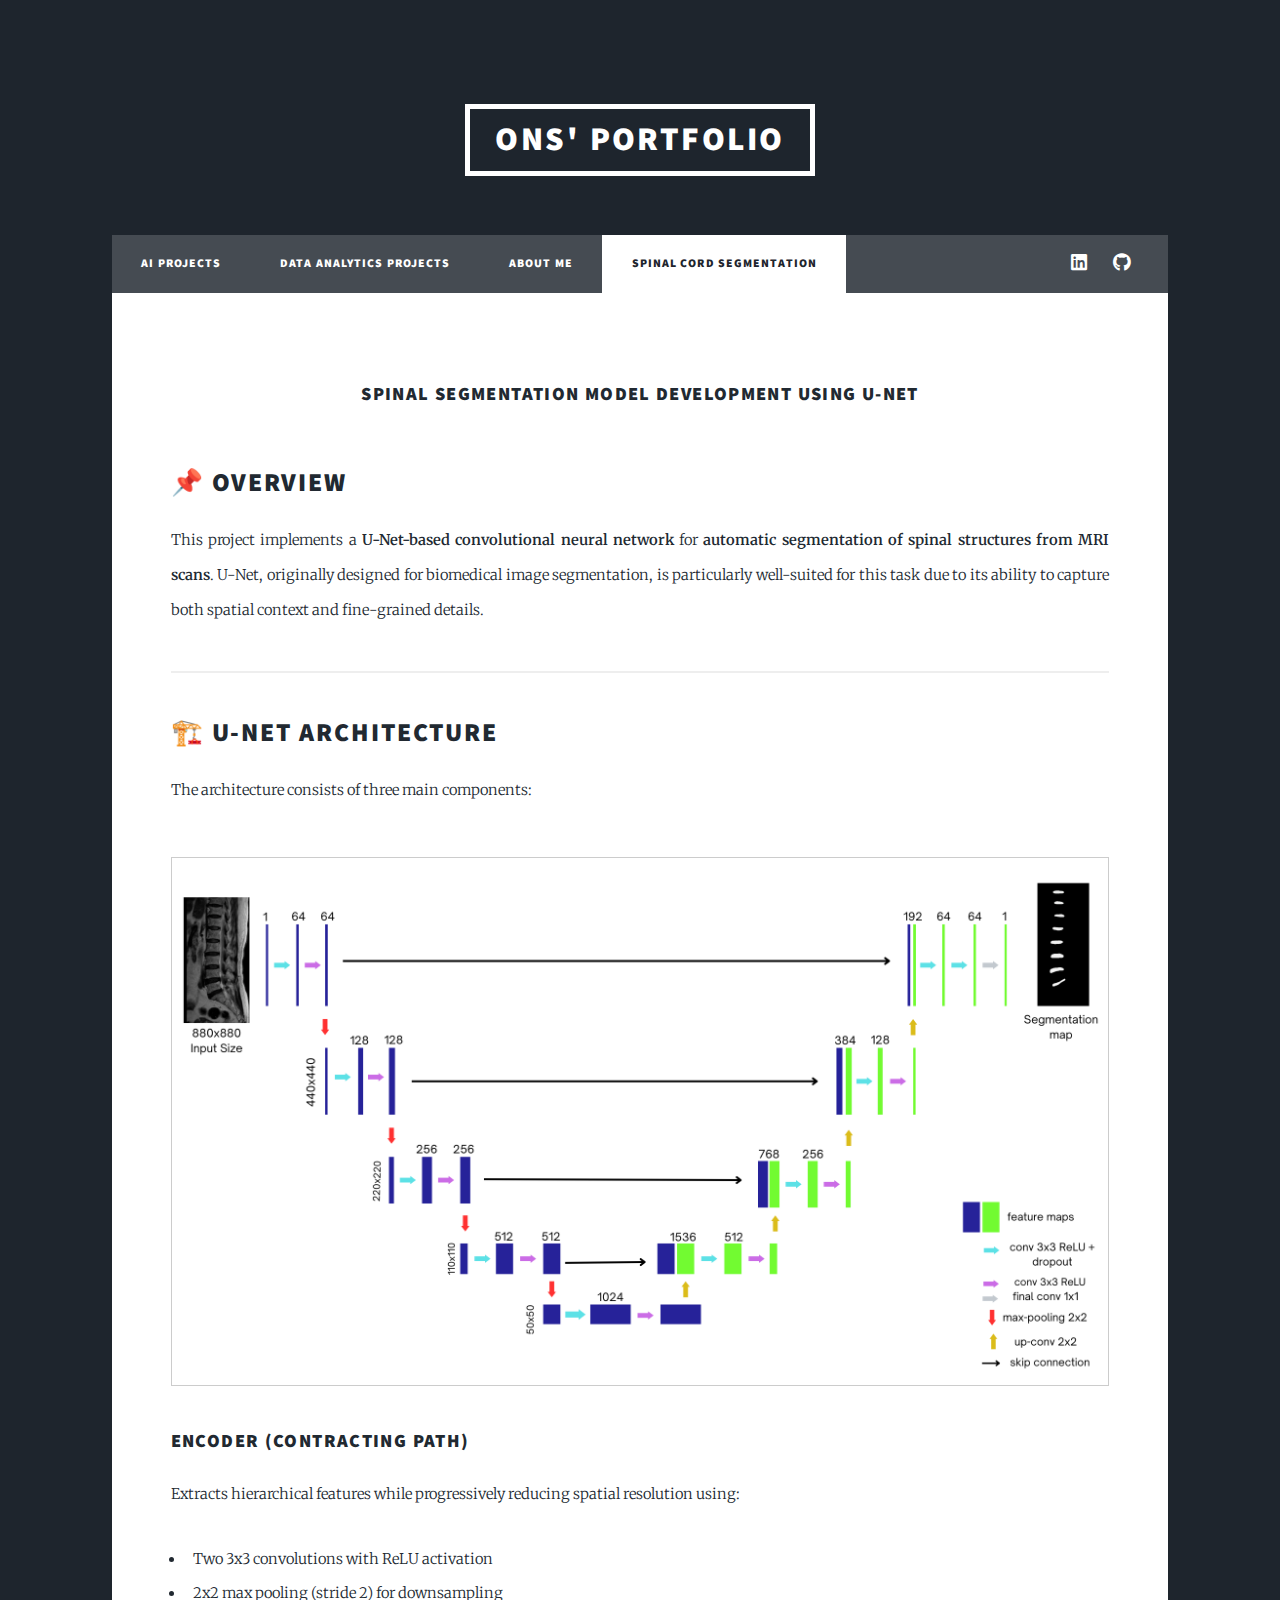
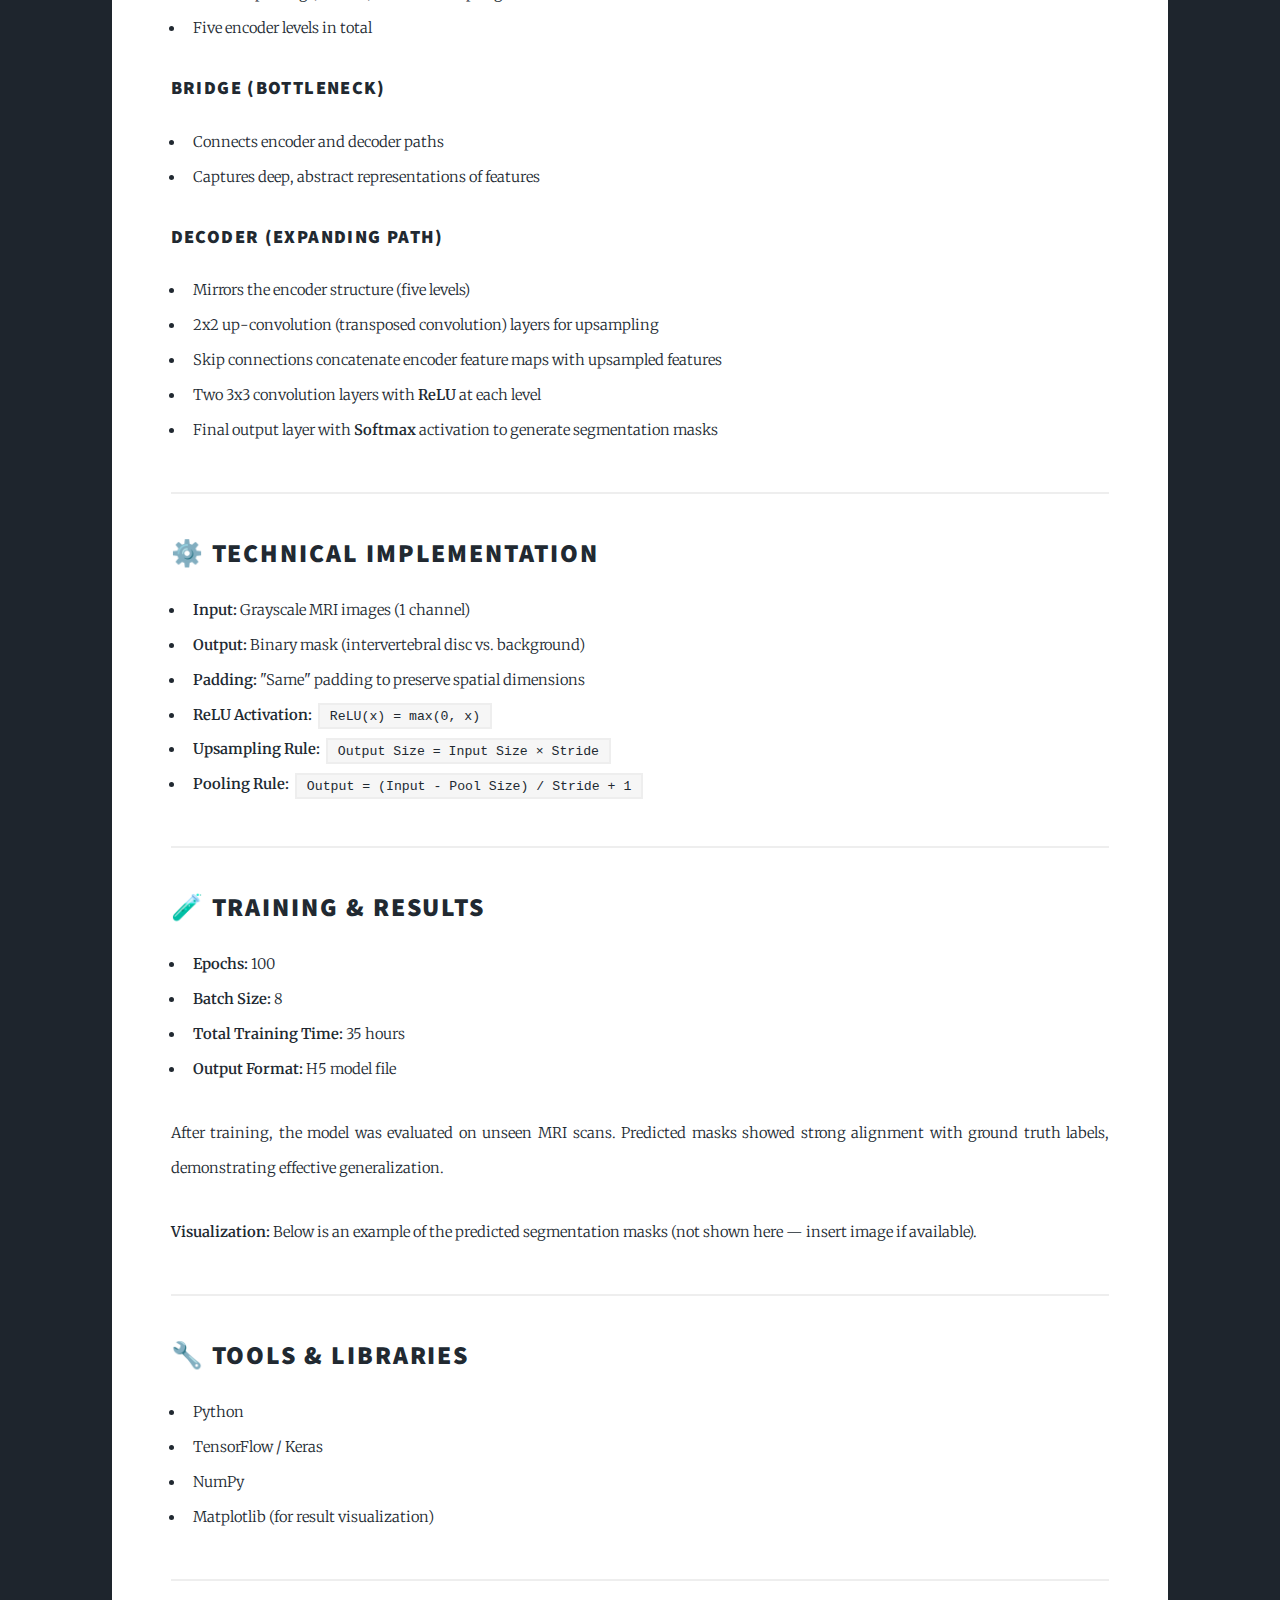
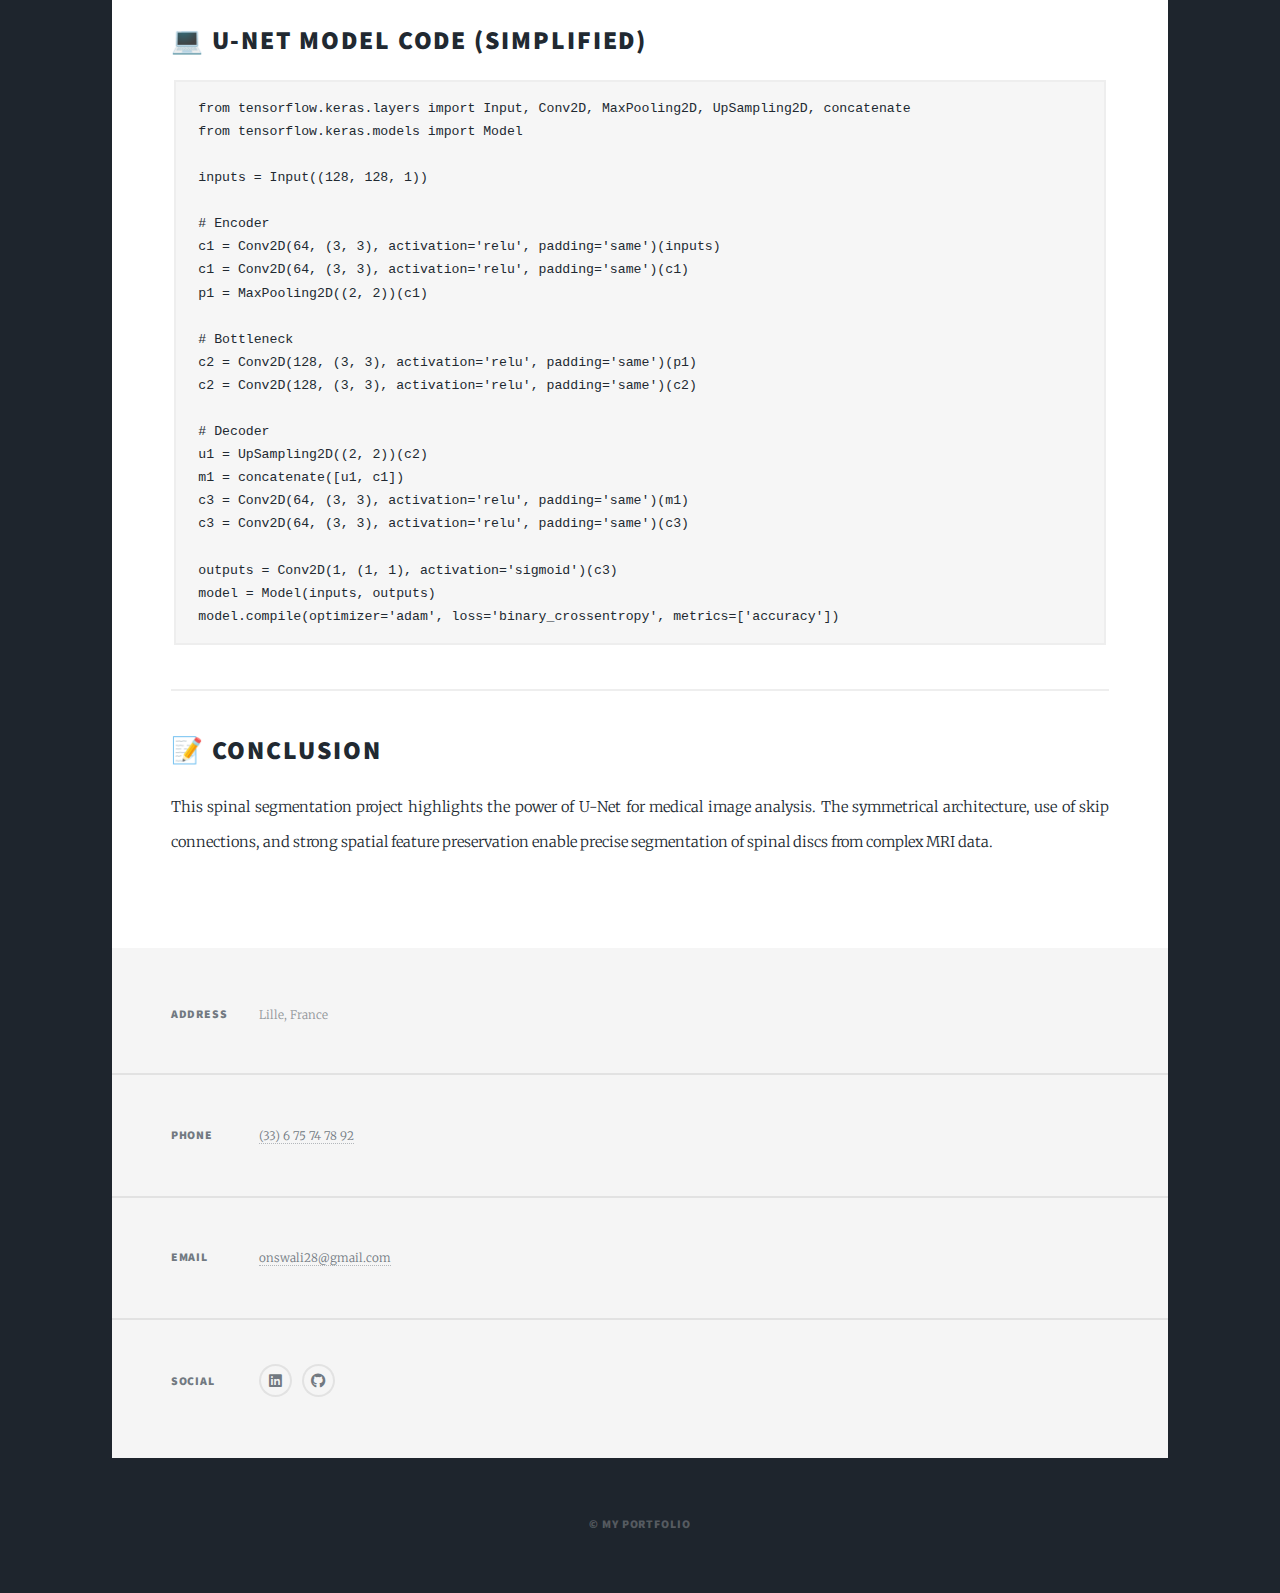
<file: spinal_segmentation.html>
<!DOCTYPE HTML>
<!--
	Massively by HTML5 UP
	html5up.net | @ajlkn
	Free for personal and commercial use under the CCA 3.0 license (html5up.net/license)
-->
<html>
	<head>
		<title>Ons' Portfolio - Spinal Cord Segmentation</title>
		<meta charset="utf-8" />
		<meta name="viewport" content="width=device-width, initial-scale=1, user-scalable=no" />
		<link rel="stylesheet" href="assets/css/main.css" />
		<noscript><link rel="stylesheet" href="assets/css/noscript.css" /></noscript>
	</head>
	<body class="is-preload">

		<!-- Wrapper -->
			<div id="wrapper">

				<!-- Header -->
					<header id="header">
						<a href="index.html" class="logo">Ons' Portfolio</a>
					</header>

				<!-- Nav -->
					<nav id="nav">
						<ul class="links">
							<li><a href="index.html">AI Projects</a></li>
							<li><a href="data_analytics.html">Data Analytics Projects</a></li>
                            <li><a href="generic.html">About Me</a></li>
							<li class="active"><a href="spinal_segmentation.html">Spinal Cord Segmentation</a></li>
							
						</ul>
						<ul class="icons">
							<li><a href="https://www.linkedin.com/in/wali-ons-89015935b" class="icon brands fa-linkedin"><span class="label">LinkedIn</span></a></li>
							<li><a href="https://github.com/Ons2024" class="icon brands fa-github"><span class="label">GitHub</span></a></li>
						</ul>
					
					</nav>

				<!-- Main -->
                 <div id="main">

						<!-- Post -->
							<section class="post">
								<header class="major">
									<h3>Spinal Segmentation Model Development Using U-Net</h3>
									
								</header>

								<!-- Text stuff -->
									<h2>📌 Overview</h2>
									<p>This project implements a <b>U-Net-based convolutional neural network</b> for <b>automatic segmentation of 
										spinal structures from MRI scans</b>. U-Net, originally designed for biomedical image segmentation, 
										is particularly well-suited for this task due to its ability to capture both spatial context and 
										fine-grained details.</p>
									<hr />

									<!-- Skills Section -->
									<section class="post">
										<h2>🏗️ U-Net Architecture</h2>
										<p>The architecture consists of three main components:</p>
										<!-- Inserted Image Here -->
<img src="images/1.png" alt="U-Net Architecture Diagram" style="max-width:100%; height:auto; border:1px solid #ccc; margin-top:20px;" />
                                        <h1>	</h1>
										<h3>Encoder (Contracting Path)</h3>
										<p>Extracts hierarchical features while progressively reducing spatial resolution using:</p>
										<ul>
											<li>Two 3x3 convolutions with ReLU activation</li>
											<li>2x2 max pooling (stride 2) for downsampling</li>
											<li>Five encoder levels in total</li>
										</ul>
				
										
									</section>

									<h3>Bridge (Bottleneck)</h3>
        <ul>
            <li>Connects encoder and decoder paths</li>
            <li>Captures deep, abstract representations of features</li>
        </ul>

        <h3> Decoder (Expanding Path)</h3>
        <ul>
            <li>Mirrors the encoder structure (five levels)</li>
            <li>2x2 up-convolution (transposed convolution) layers for upsampling</li>
            <li>Skip connections concatenate encoder feature maps with upsampled features</li>
            <li>Two 3x3 convolution layers with <strong>ReLU</strong> at each level</li>
            <li>Final output layer with <strong>Softmax</strong> activation to generate segmentation masks</li>
        </ul>
        <hr />

        <!-- Technical Details -->
        <h2>⚙️ Technical Implementation</h2>
        <ul>
            <li><strong>Input:</strong> Grayscale MRI images (1 channel)</li>
            <li><strong>Output:</strong> Binary mask (intervertebral disc vs. background)</li>
            <li><strong>Padding:</strong> "Same" padding to preserve spatial dimensions</li>
            <li><strong>ReLU Activation:</strong> <code>ReLU(x) = max(0, x)</code></li>
            <li><strong>Upsampling Rule:</strong> <code>Output Size = Input Size × Stride</code></li>
            <li><strong>Pooling Rule:</strong> <code>Output = (Input - Pool Size) / Stride + 1</code></li>
        </ul>
        <hr />

        <!-- Training Info -->
        <h2>🧪 Training & Results</h2>
        <ul>
            <li><strong>Epochs:</strong> 100</li>
            <li><strong>Batch Size:</strong> 8</li>
            <li><strong>Total Training Time:</strong> 35 hours</li>
            <li><strong>Output Format:</strong> H5 model file</li>
        </ul>

        <p>
            After training, the model was evaluated on unseen MRI scans. Predicted masks 
            showed strong alignment with ground truth labels, demonstrating effective generalization.
        </p>

        <p><strong>Visualization:</strong> Below is an example of the predicted segmentation masks (not shown here — insert image if available).</p>
        <hr />

        <!-- Tools -->
        <h2>🔧 Tools & Libraries</h2>
        <ul>
            <li>Python</li>
            <li>TensorFlow / Keras</li>
            <li>NumPy</li>
            <li>Matplotlib (for result visualization)</li>
        </ul>
        <hr />

        <!-- Preformatted Code -->
        <h2>💻 U-Net Model Code (Simplified)</h2>
        <pre><code>from tensorflow.keras.layers import Input, Conv2D, MaxPooling2D, UpSampling2D, concatenate
from tensorflow.keras.models import Model

inputs = Input((128, 128, 1))

# Encoder
c1 = Conv2D(64, (3, 3), activation='relu', padding='same')(inputs)
c1 = Conv2D(64, (3, 3), activation='relu', padding='same')(c1)
p1 = MaxPooling2D((2, 2))(c1)

# Bottleneck
c2 = Conv2D(128, (3, 3), activation='relu', padding='same')(p1)
c2 = Conv2D(128, (3, 3), activation='relu', padding='same')(c2)

# Decoder
u1 = UpSampling2D((2, 2))(c2)
m1 = concatenate([u1, c1])
c3 = Conv2D(64, (3, 3), activation='relu', padding='same')(m1)
c3 = Conv2D(64, (3, 3), activation='relu', padding='same')(c3)

outputs = Conv2D(1, (1, 1), activation='sigmoid')(c3)
model = Model(inputs, outputs)
model.compile(optimizer='adam', loss='binary_crossentropy', metrics=['accuracy'])</code></pre>
        <hr />

        <!-- Conclusion -->
        <h2>📝 Conclusion</h2>
        <p>
            This spinal segmentation project highlights the power of U-Net for medical image analysis. 
            The symmetrical architecture, use of skip connections, and strong spatial feature preservation 
            enable precise segmentation of spinal discs from complex MRI data.
        </p>
    </section>
                                    
				            



                            
                </section>
                </div>  
                                
						
					
	
				<!-- Footer -->
				<footer id="footer">
						
					<section class="split contact">
						<section class="alt">
							<h3>Address</h3>
							<p>Lille, France<br />
							</p>
						</section>
						<section>
							<h3>Phone</h3>
							<p><a href="#">(33) 6 75 74 78 92</a></p>
						</section>
						<section>
							<h3>Email</h3>
							<p><a href="#">onswali28@gmail.com</a></p>
						</section>
						<section>
							<h3>Social</h3>
							<ul class="icons alt">
								<li><a href="https://www.linkedin.com/in/wali-ons-89015935b" class="icon brands fa-linkedin"><span class="label">LinkedIn</span></a></li>
								<li><a href="https://github.com/Ons2024" class="icon brands fa-github"><span class="label">GitHub</span></a></li>
							</ul>
						</section>
					</section>
				</footer>
	
				<!-- Copyright -->
				<div id="copyright">
					<ul><li>&copy; My Portfolio</li></ul>
				</div>
	
			</div>
	
			<!-- Scripts -->
			<script src="assets/js/jquery.min.js"></script>
			<script src="assets/js/jquery.scrollex.min.js"></script>
			<script src="assets/js/jquery.scrolly.min.js"></script>
			<script src="assets/js/browser.min.js"></script>
			<script src="assets/js/breakpoints.min.js"></script>

	</body>
</html>
</file>
<file: assets/css/main.css>
@import url(fontawesome-all.min.css);
@import url("https://fonts.googleapis.com/css?family=Merriweather:300,700,300italic,700italic|Source+Sans+Pro:900");

/*
	Massively by HTML5 UP
	html5up.net | @ajlkn
	Free for personal and commercial use under the CCA 3.0 license (html5up.net/license)
*/

video {
    
    display: flex;
    justify-content: center;  /* Centre horizontalement */
    align-items: center;  /* Make sure it’s not hidden */
    width: 100%; /* Ensure it stretches to fit its container */
    max-width: 100%; /* Ensure it doesn’t overflow its container */
    height: auto; /* Maintain the aspect ratio */
}

html, body, div, span, applet, object,
iframe, h1, h2, h3, h4, h5, h6, p, blockquote,
pre, a, abbr, acronym, address, big, cite,
code, del, dfn, em, img, ins, kbd, q, s, samp,
small, strike, strong, sub, sup, tt, var, b,
u, i, center, dl, dt, dd, ol, ul, li, fieldset,
form, label, legend, table, caption, tbody,
tfoot, thead, tr, th, td, article, aside,
canvas, details, embed, figure, figcaption,
footer, header, hgroup, menu, nav, output, ruby,
section, summary, time, mark, audio, video {
	margin: 0;
	padding: 0;
	border: 0;
	font-size: 100%;
	font: inherit;
	vertical-align: baseline;}

article, aside, details, figcaption, figure,
footer, header, hgroup, menu, nav, section {
	display: block;}

body {
	line-height: 1;
}

ol, ul {
	list-style: none;
}

blockquote, q {
	quotes: none;
}

	blockquote:before, blockquote:after, q:before, q:after {
		content: '';
		content: none;
	}

table {
	border-collapse: collapse;
	border-spacing: 0;
}

body {
	-webkit-text-size-adjust: none;
}

mark {
	background-color: transparent;
	color: inherit;
}

input::-moz-focus-inner {
	border: 0;
	padding: 0;
}

input, select, textarea {
	-moz-appearance: none;
	-webkit-appearance: none;
	-ms-appearance: none;
	appearance: none;
}

/* Basic */

	@-ms-viewport {
		width: device-width;
	}

	body {
		-ms-overflow-style: scrollbar;
	}

	@media screen and (max-width: 480px) {

		html, body {
			min-width: 320px;
		}

	}

	html {
		box-sizing: border-box;
	}

	*, *:before, *:after {
		box-sizing: inherit;
	}

	body {
		background-color: #1e252d;
	}

		body.is-preload *, body.is-preload *:before, body.is-preload *:after {
			-moz-animation: none !important;
			-webkit-animation: none !important;
			-ms-animation: none !important;
			animation: none !important;
			-moz-transition: none !important;
			-webkit-transition: none !important;
			-ms-transition: none !important;
			transition: none !important;
		}

/* Type */

	html {
		font-size: 16pt;
	}

		@media screen and (max-width: 1680px) {

			html {
				font-size: 12pt;
			}

		}

		@media screen and (max-width: 1280px) {

			html {
				font-size: 11pt;
			}

		}

		@media screen and (max-width: 360px) {

			html {
				font-size: 10pt;
			}

		}

	body {
		color: #212931;
	}

	body, input, select, textarea {
		font-family: "Merriweather", Georgia, serif;
		font-weight: 300;
		font-size: 1rem;
		line-height: 2.375;
	}

	a {
		-moz-transition: color 0.2s ease-in-out, background-color 0.2s ease-in-out, border-color 0.2s ease-in-out, box-shadow 0.2s ease-in-out;
		-webkit-transition: color 0.2s ease-in-out, background-color 0.2s ease-in-out, border-color 0.2s ease-in-out, box-shadow 0.2s ease-in-out;
		-ms-transition: color 0.2s ease-in-out, background-color 0.2s ease-in-out, border-color 0.2s ease-in-out, box-shadow 0.2s ease-in-out;
		transition: color 0.2s ease-in-out, background-color 0.2s ease-in-out, border-color 0.2s ease-in-out, box-shadow 0.2s ease-in-out;
		border-bottom: dotted 1px;
		text-decoration: none;
	}

		a:hover {
			border-bottom-color: transparent;
		}

	strong, b {
		font-weight: 600;
	}

	em, i {
		font-style: italic;
	}

	p {
		text-align: justify;
		margin: 0 0 2rem 0;
	}

	h1, h2, h3, h4, h5, h6 {
		font-family: "Source Sans Pro", Helvetica, sans-serif;
		font-weight: 900;
		line-height: 1.5;
		letter-spacing: 0.075em;
		text-transform: uppercase;
		margin: 0 0 1rem 0;
	}

		h1 a, h2 a, h3 a, h4 a, h5 a, h6 a {
			border-bottom: 0;
			color: inherit;
			text-decoration: none;
		}

	h1 {
		font-size: 4rem;
		line-height: 1.1;
		margin: 0 0 2rem 0;
	}

	h2 {
		font-size: 1.75rem;
		line-height: 1.3;
		margin: 0 0 1.5rem 0;
	}

	h3 {
		font-size: 1.25rem;
		margin: 0 0 1.5rem 0;
	}

	h4 {
		font-size: 1rem;
	}

	h5 {
		font-size: 0.9rem;
	}

	h6 {
		font-size: 0.8rem;
	}

	sub {
		font-size: 0.8rem;
		position: relative;
		top: 0.5rem;
	}

	sup {
		font-size: 0.8rem;
		position: relative;
		top: -0.5rem;
	}

	blockquote {
		border-left: solid 4px;
		font-style: italic;
		margin: 0 0 2rem 0;
		padding: 0.5rem 0 0.5rem 2rem;
	}

	code {
		border: solid 2px;
		font-family: "Courier New", monospace;
		font-size: 0.9rem;
		margin: 0 0.25rem;
		padding: 0.25rem 0.65rem;
	}

	pre {
		-webkit-overflow-scrolling: touch;
		font-family: "Courier New", monospace;
		font-size: 0.9rem;
		margin: 0 0 2rem 0;
	}

		pre code {
			display: block;
			line-height: 1.75;
			padding: 1rem 1.5rem;
			overflow-x: auto;
		}

	hr {
		border: 0;
		border-bottom: solid 2px;
		margin: 3rem 0;
	}

		hr.major {
			margin: 5rem 0;
		}

	.align-left {
		text-align: left;
	}

	.align-center {
		text-align: center;
	}

	.align-right {
		text-align: right;
	}

	input, select, textarea {
		color: #212931;
	}

	a {
		color: #212931;
		border-bottom-color: rgba(33, 41, 49, 0.5);
	}

		a:hover {
			border-bottom-color: transparent;
			color: #18bfef !important;
		}

	strong, b {
		color: #212931;
	}

	h1, h2, h3, h4, h5, h6 {
		color: #212931;
	}

	blockquote {
		border-left-color: #eeeeee;
	}

	code {
		background: rgba(220, 220, 220, 0.25);
		border-color: #eeeeee;
	}

	hr {
		border-bottom-color: #eeeeee;
	}

/* Row */

	.row {
		display: flex;
		flex-wrap: wrap;
		box-sizing: border-box;
		align-items: stretch;
	}

		.row > * {
			box-sizing: border-box;
		}

		.row.gtr-uniform > * > :last-child {
			margin-bottom: 0;
		}

		.row.aln-left {
			justify-content: flex-start;
		}

		.row.aln-center {
			justify-content: center;
		}

		.row.aln-right {
			justify-content: flex-end;
		}

		.row.aln-top {
			align-items: flex-start;
		}

		.row.aln-middle {
			align-items: center;
		}

		.row.aln-bottom {
			align-items: flex-end;
		}

		.row > .imp {
			order: -1;
		}

		.row > .col-1 {
			width: 8.33333%;
		}

		.row > .off-1 {
			margin-left: 8.33333%;
		}

		.row > .col-2 {
			width: 16.66667%;
		}

		.row > .off-2 {
			margin-left: 16.66667%;
		}

		.row > .col-3 {
			width: 25%;
		}

		.row > .off-3 {
			margin-left: 25%;
		}

		.row > .col-4 {
			width: 33.33333%;
		}

		.row > .off-4 {
			margin-left: 33.33333%;
		}

		.row > .col-5 {
			width: 41.66667%;
		}

		.row > .off-5 {
			margin-left: 41.66667%;
		}

		.row > .col-6 {
			width: 50%;
		}

		.row > .off-6 {
			margin-left: 50%;
		}

		.row > .col-7 {
			width: 58.33333%;
		}

		.row > .off-7 {
			margin-left: 58.33333%;
		}

		.row > .col-8 {
			width: 66.66667%;
		}

		.row > .off-8 {
			margin-left: 66.66667%;
		}

		.row > .col-9 {
			width: 75%;
		}

		.row > .off-9 {
			margin-left: 75%;
		}

		.row > .col-10 {
			width: 83.33333%;
		}

		.row > .off-10 {
			margin-left: 83.33333%;
		}

		.row > .col-11 {
			width: 91.66667%;
		}

		.row > .off-11 {
			margin-left: 91.66667%;
		}

		.row > .col-12 {
			width: 100%;
		}

		.row > .off-12 {
			margin-left: 100%;
		}

		.row.gtr-0 {
			margin-top: 0;
			margin-left: 0rem;
		}

			.row.gtr-0 > * {
				padding: 0 0 0 0rem;
			}

			.row.gtr-0.gtr-uniform {
				margin-top: 0rem;
			}

				.row.gtr-0.gtr-uniform > * {
					padding-top: 0rem;
				}

		.row.gtr-25 {
			margin-top: 0;
			margin-left: -0.375rem;
		}

			.row.gtr-25 > * {
				padding: 0 0 0 0.375rem;
			}

			.row.gtr-25.gtr-uniform {
				margin-top: -0.375rem;
			}

				.row.gtr-25.gtr-uniform > * {
					padding-top: 0.375rem;
				}

		.row.gtr-50 {
			margin-top: 0;
			margin-left: -0.75rem;
		}

			.row.gtr-50 > * {
				padding: 0 0 0 0.75rem;
			}

			.row.gtr-50.gtr-uniform {
				margin-top: -0.75rem;
			}

				.row.gtr-50.gtr-uniform > * {
					padding-top: 0.75rem;
				}

		.row {
			margin-top: 0;
			margin-left: -1.5rem;
		}

			.row > * {
				padding: 0 0 0 1.5rem;
			}

			.row.gtr-uniform {
				margin-top: -1.5rem;
			}

				.row.gtr-uniform > * {
					padding-top: 1.5rem;
				}

		.row.gtr-150 {
			margin-top: 0;
			margin-left: -2.25rem;
		}

			.row.gtr-150 > * {
				padding: 0 0 0 2.25rem;
			}

			.row.gtr-150.gtr-uniform {
				margin-top: -2.25rem;
			}

				.row.gtr-150.gtr-uniform > * {
					padding-top: 2.25rem;
				}

		.row.gtr-200 {
			margin-top: 0;
			margin-left: -3rem;
		}

			.row.gtr-200 > * {
				padding: 0 0 0 3rem;
			}

			.row.gtr-200.gtr-uniform {
				margin-top: -3rem;
			}

				.row.gtr-200.gtr-uniform > * {
					padding-top: 3rem;
				}

		@media screen and (max-width: 1680px) {

			.row {
				display: flex;
				flex-wrap: wrap;
				box-sizing: border-box;
				align-items: stretch;
			}

				.row > * {
					box-sizing: border-box;
				}

				.row.gtr-uniform > * > :last-child {
					margin-bottom: 0;
				}

				.row.aln-left {
					justify-content: flex-start;
				}

				.row.aln-center {
					justify-content: center;
				}

				.row.aln-right {
					justify-content: flex-end;
				}

				.row.aln-top {
					align-items: flex-start;
				}

				.row.aln-middle {
					align-items: center;
				}

				.row.aln-bottom {
					align-items: flex-end;
				}

				.row > .imp-xlarge {
					order: -1;
				}

				.row > .col-1-xlarge {
					width: 8.33333%;
				}

				.row > .off-1-xlarge {
					margin-left: 8.33333%;
				}

				.row > .col-2-xlarge {
					width: 16.66667%;
				}

				.row > .off-2-xlarge {
					margin-left: 16.66667%;
				}

				.row > .col-3-xlarge {
					width: 25%;
				}

				.row > .off-3-xlarge {
					margin-left: 25%;
				}

				.row > .col-4-xlarge {
					width: 33.33333%;
				}

				.row > .off-4-xlarge {
					margin-left: 33.33333%;
				}

				.row > .col-5-xlarge {
					width: 41.66667%;
				}

				.row > .off-5-xlarge {
					margin-left: 41.66667%;
				}

				.row > .col-6-xlarge {
					width: 50%;
				}

				.row > .off-6-xlarge {
					margin-left: 50%;
				}

				.row > .col-7-xlarge {
					width: 58.33333%;
				}

				.row > .off-7-xlarge {
					margin-left: 58.33333%;
				}

				.row > .col-8-xlarge {
					width: 66.66667%;
				}

				.row > .off-8-xlarge {
					margin-left: 66.66667%;
				}

				.row > .col-9-xlarge {
					width: 75%;
				}

				.row > .off-9-xlarge {
					margin-left: 75%;
				}

				.row > .col-10-xlarge {
					width: 83.33333%;
				}

				.row > .off-10-xlarge {
					margin-left: 83.33333%;
				}

				.row > .col-11-xlarge {
					width: 91.66667%;
				}

				.row > .off-11-xlarge {
					margin-left: 91.66667%;
				}

				.row > .col-12-xlarge {
					width: 100%;
				}

				.row > .off-12-xlarge {
					margin-left: 100%;
				}

				.row.gtr-0 {
					margin-top: 0;
					margin-left: 0rem;
				}

					.row.gtr-0 > * {
						padding: 0 0 0 0rem;
					}

					.row.gtr-0.gtr-uniform {
						margin-top: 0rem;
					}

						.row.gtr-0.gtr-uniform > * {
							padding-top: 0rem;
						}

				.row.gtr-25 {
					margin-top: 0;
					margin-left: -0.375rem;
				}

					.row.gtr-25 > * {
						padding: 0 0 0 0.375rem;
					}

					.row.gtr-25.gtr-uniform {
						margin-top: -0.375rem;
					}

						.row.gtr-25.gtr-uniform > * {
							padding-top: 0.375rem;
						}

				.row.gtr-50 {
					margin-top: 0;
					margin-left: -0.75rem;
				}

					.row.gtr-50 > * {
						padding: 0 0 0 0.75rem;
					}

					.row.gtr-50.gtr-uniform {
						margin-top: -0.75rem;
					}

						.row.gtr-50.gtr-uniform > * {
							padding-top: 0.75rem;
						}

				.row {
					margin-top: 0;
					margin-left: -1.5rem;
				}

					.row > * {
						padding: 0 0 0 1.5rem;
					}

					.row.gtr-uniform {
						margin-top: -1.5rem;
					}

						.row.gtr-uniform > * {
							padding-top: 1.5rem;
						}

				.row.gtr-150 {
					margin-top: 0;
					margin-left: -2.25rem;
				}

					.row.gtr-150 > * {
						padding: 0 0 0 2.25rem;
					}

					.row.gtr-150.gtr-uniform {
						margin-top: -2.25rem;
					}

						.row.gtr-150.gtr-uniform > * {
							padding-top: 2.25rem;
						}

				.row.gtr-200 {
					margin-top: 0;
					margin-left: -3rem;
				}

					.row.gtr-200 > * {
						padding: 0 0 0 3rem;
					}

					.row.gtr-200.gtr-uniform {
						margin-top: -3rem;
					}

						.row.gtr-200.gtr-uniform > * {
							padding-top: 3rem;
						}

		}

		@media screen and (max-width: 1280px) {

			.row {
				display: flex;
				flex-wrap: wrap;
				box-sizing: border-box;
				align-items: stretch;
			}

				.row > * {
					box-sizing: border-box;
				}

				.row.gtr-uniform > * > :last-child {
					margin-bottom: 0;
				}

				.row.aln-left {
					justify-content: flex-start;
				}

				.row.aln-center {
					justify-content: center;
				}

				.row.aln-right {
					justify-content: flex-end;
				}

				.row.aln-top {
					align-items: flex-start;
				}

				.row.aln-middle {
					align-items: center;
				}

				.row.aln-bottom {
					align-items: flex-end;
				}

				.row > .imp-large {
					order: -1;
				}

				.row > .col-1-large {
					width: 8.33333%;
				}

				.row > .off-1-large {
					margin-left: 8.33333%;
				}

				.row > .col-2-large {
					width: 16.66667%;
				}

				.row > .off-2-large {
					margin-left: 16.66667%;
				}

				.row > .col-3-large {
					width: 25%;
				}

				.row > .off-3-large {
					margin-left: 25%;
				}

				.row > .col-4-large {
					width: 33.33333%;
				}

				.row > .off-4-large {
					margin-left: 33.33333%;
				}

				.row > .col-5-large {
					width: 41.66667%;
				}

				.row > .off-5-large {
					margin-left: 41.66667%;
				}

				.row > .col-6-large {
					width: 50%;
				}

				.row > .off-6-large {
					margin-left: 50%;
				}

				.row > .col-7-large {
					width: 58.33333%;
				}

				.row > .off-7-large {
					margin-left: 58.33333%;
				}

				.row > .col-8-large {
					width: 66.66667%;
				}

				.row > .off-8-large {
					margin-left: 66.66667%;
				}

				.row > .col-9-large {
					width: 75%;
				}

				.row > .off-9-large {
					margin-left: 75%;
				}

				.row > .col-10-large {
					width: 83.33333%;
				}

				.row > .off-10-large {
					margin-left: 83.33333%;
				}

				.row > .col-11-large {
					width: 91.66667%;
				}

				.row > .off-11-large {
					margin-left: 91.66667%;
				}

				.row > .col-12-large {
					width: 100%;
				}

				.row > .off-12-large {
					margin-left: 100%;
				}

				.row.gtr-0 {
					margin-top: 0;
					margin-left: 0rem;
				}

					.row.gtr-0 > * {
						padding: 0 0 0 0rem;
					}

					.row.gtr-0.gtr-uniform {
						margin-top: 0rem;
					}

						.row.gtr-0.gtr-uniform > * {
							padding-top: 0rem;
						}

				.row.gtr-25 {
					margin-top: 0;
					margin-left: -0.375rem;
				}

					.row.gtr-25 > * {
						padding: 0 0 0 0.375rem;
					}

					.row.gtr-25.gtr-uniform {
						margin-top: -0.375rem;
					}

						.row.gtr-25.gtr-uniform > * {
							padding-top: 0.375rem;
						}

				.row.gtr-50 {
					margin-top: 0;
					margin-left: -0.75rem;
				}

					.row.gtr-50 > * {
						padding: 0 0 0 0.75rem;
					}

					.row.gtr-50.gtr-uniform {
						margin-top: -0.75rem;
					}

						.row.gtr-50.gtr-uniform > * {
							padding-top: 0.75rem;
						}

				.row {
					margin-top: 0;
					margin-left: -1.5rem;
				}

					.row > * {
						padding: 0 0 0 1.5rem;
					}

					.row.gtr-uniform {
						margin-top: -1.5rem;
					}

						.row.gtr-uniform > * {
							padding-top: 1.5rem;
						}

				.row.gtr-150 {
					margin-top: 0;
					margin-left: -2.25rem;
				}

					.row.gtr-150 > * {
						padding: 0 0 0 2.25rem;
					}

					.row.gtr-150.gtr-uniform {
						margin-top: -2.25rem;
					}

						.row.gtr-150.gtr-uniform > * {
							padding-top: 2.25rem;
						}

				.row.gtr-200 {
					margin-top: 0;
					margin-left: -3rem;
				}

					.row.gtr-200 > * {
						padding: 0 0 0 3rem;
					}

					.row.gtr-200.gtr-uniform {
						margin-top: -3rem;
					}

						.row.gtr-200.gtr-uniform > * {
							padding-top: 3rem;
						}

		}

		@media screen and (max-width: 980px) {

			.row {
				display: flex;
				flex-wrap: wrap;
				box-sizing: border-box;
				align-items: stretch;
			}

				.row > * {
					box-sizing: border-box;
				}

				.row.gtr-uniform > * > :last-child {
					margin-bottom: 0;
				}

				.row.aln-left {
					justify-content: flex-start;
				}

				.row.aln-center {
					justify-content: center;
				}

				.row.aln-right {
					justify-content: flex-end;
				}

				.row.aln-top {
					align-items: flex-start;
				}

				.row.aln-middle {
					align-items: center;
				}

				.row.aln-bottom {
					align-items: flex-end;
				}

				.row > .imp-medium {
					order: -1;
				}

				.row > .col-1-medium {
					width: 8.33333%;
				}

				.row > .off-1-medium {
					margin-left: 8.33333%;
				}

				.row > .col-2-medium {
					width: 16.66667%;
				}

				.row > .off-2-medium {
					margin-left: 16.66667%;
				}

				.row > .col-3-medium {
					width: 25%;
				}

				.row > .off-3-medium {
					margin-left: 25%;
				}

				.row > .col-4-medium {
					width: 33.33333%;
				}

				.row > .off-4-medium {
					margin-left: 33.33333%;
				}

				.row > .col-5-medium {
					width: 41.66667%;
				}

				.row > .off-5-medium {
					margin-left: 41.66667%;
				}

				.row > .col-6-medium {
					width: 50%;
				}

				.row > .off-6-medium {
					margin-left: 50%;
				}

				.row > .col-7-medium {
					width: 58.33333%;
				}

				.row > .off-7-medium {
					margin-left: 58.33333%;
				}

				.row > .col-8-medium {
					width: 66.66667%;
				}

				.row > .off-8-medium {
					margin-left: 66.66667%;
				}

				.row > .col-9-medium {
					width: 75%;
				}

				.row > .off-9-medium {
					margin-left: 75%;
				}

				.row > .col-10-medium {
					width: 83.33333%;
				}

				.row > .off-10-medium {
					margin-left: 83.33333%;
				}

				.row > .col-11-medium {
					width: 91.66667%;
				}

				.row > .off-11-medium {
					margin-left: 91.66667%;
				}

				.row > .col-12-medium {
					width: 100%;
				}

				.row > .off-12-medium {
					margin-left: 100%;
				}

				.row.gtr-0 {
					margin-top: 0;
					margin-left: 0rem;
				}

					.row.gtr-0 > * {
						padding: 0 0 0 0rem;
					}

					.row.gtr-0.gtr-uniform {
						margin-top: 0rem;
					}

						.row.gtr-0.gtr-uniform > * {
							padding-top: 0rem;
						}

				.row.gtr-25 {
					margin-top: 0;
					margin-left: -0.375rem;
				}

					.row.gtr-25 > * {
						padding: 0 0 0 0.375rem;
					}

					.row.gtr-25.gtr-uniform {
						margin-top: -0.375rem;
					}

						.row.gtr-25.gtr-uniform > * {
							padding-top: 0.375rem;
						}

				.row.gtr-50 {
					margin-top: 0;
					margin-left: -0.75rem;
				}

					.row.gtr-50 > * {
						padding: 0 0 0 0.75rem;
					}

					.row.gtr-50.gtr-uniform {
						margin-top: -0.75rem;
					}

						.row.gtr-50.gtr-uniform > * {
							padding-top: 0.75rem;
						}

				.row {
					margin-top: 0;
					margin-left: -1.5rem;
				}

					.row > * {
						padding: 0 0 0 1.5rem;
					}

					.row.gtr-uniform {
						margin-top: -1.5rem;
					}

						.row.gtr-uniform > * {
							padding-top: 1.5rem;
						}

				.row.gtr-150 {
					margin-top: 0;
					margin-left: -2.25rem;
				}

					.row.gtr-150 > * {
						padding: 0 0 0 2.25rem;
					}

					.row.gtr-150.gtr-uniform {
						margin-top: -2.25rem;
					}

						.row.gtr-150.gtr-uniform > * {
							padding-top: 2.25rem;
						}

				.row.gtr-200 {
					margin-top: 0;
					margin-left: -3rem;
				}

					.row.gtr-200 > * {
						padding: 0 0 0 3rem;
					}

					.row.gtr-200.gtr-uniform {
						margin-top: -3rem;
					}

						.row.gtr-200.gtr-uniform > * {
							padding-top: 3rem;
						}

		}

		@media screen and (max-width: 736px) {

			.row {
				display: flex;
				flex-wrap: wrap;
				box-sizing: border-box;
				align-items: stretch;
			}

				.row > * {
					box-sizing: border-box;
				}

				.row.gtr-uniform > * > :last-child {
					margin-bottom: 0;
				}

				.row.aln-left {
					justify-content: flex-start;
				}

				.row.aln-center {
					justify-content: center;
				}

				.row.aln-right {
					justify-content: flex-end;
				}

				.row.aln-top {
					align-items: flex-start;
				}

				.row.aln-middle {
					align-items: center;
				}

				.row.aln-bottom {
					align-items: flex-end;
				}

				.row > .imp-small {
					order: -1;
				}

				.row > .col-1-small {
					width: 8.33333%;
				}

				.row > .off-1-small {
					margin-left: 8.33333%;
				}

				.row > .col-2-small {
					width: 16.66667%;
				}

				.row > .off-2-small {
					margin-left: 16.66667%;
				}

				.row > .col-3-small {
					width: 25%;
				}

				.row > .off-3-small {
					margin-left: 25%;
				}

				.row > .col-4-small {
					width: 33.33333%;
				}

				.row > .off-4-small {
					margin-left: 33.33333%;
				}

				.row > .col-5-small {
					width: 41.66667%;
				}

				.row > .off-5-small {
					margin-left: 41.66667%;
				}

				.row > .col-6-small {
					width: 50%;
				}

				.row > .off-6-small {
					margin-left: 50%;
				}

				.row > .col-7-small {
					width: 58.33333%;
				}

				.row > .off-7-small {
					margin-left: 58.33333%;
				}

				.row > .col-8-small {
					width: 66.66667%;
				}

				.row > .off-8-small {
					margin-left: 66.66667%;
				}

				.row > .col-9-small {
					width: 75%;
				}

				.row > .off-9-small {
					margin-left: 75%;
				}

				.row > .col-10-small {
					width: 83.33333%;
				}

				.row > .off-10-small {
					margin-left: 83.33333%;
				}

				.row > .col-11-small {
					width: 91.66667%;
				}

				.row > .off-11-small {
					margin-left: 91.66667%;
				}

				.row > .col-12-small {
					width: 100%;
				}

				.row > .off-12-small {
					margin-left: 100%;
				}

				.row.gtr-0 {
					margin-top: 0;
					margin-left: 0rem;
				}

					.row.gtr-0 > * {
						padding: 0 0 0 0rem;
					}

					.row.gtr-0.gtr-uniform {
						margin-top: 0rem;
					}

						.row.gtr-0.gtr-uniform > * {
							padding-top: 0rem;
						}

				.row.gtr-25 {
					margin-top: 0;
					margin-left: -0.375rem;
				}

					.row.gtr-25 > * {
						padding: 0 0 0 0.375rem;
					}

					.row.gtr-25.gtr-uniform {
						margin-top: -0.375rem;
					}

						.row.gtr-25.gtr-uniform > * {
							padding-top: 0.375rem;
						}

				.row.gtr-50 {
					margin-top: 0;
					margin-left: -0.75rem;
				}

					.row.gtr-50 > * {
						padding: 0 0 0 0.75rem;
					}

					.row.gtr-50.gtr-uniform {
						margin-top: -0.75rem;
					}

						.row.gtr-50.gtr-uniform > * {
							padding-top: 0.75rem;
						}

				.row {
					margin-top: 0;
					margin-left: -1.5rem;
				}

					.row > * {
						padding: 0 0 0 1.5rem;
					}

					.row.gtr-uniform {
						margin-top: -1.5rem;
					}

						.row.gtr-uniform > * {
							padding-top: 1.5rem;
						}

				.row.gtr-150 {
					margin-top: 0;
					margin-left: -2.25rem;
				}

					.row.gtr-150 > * {
						padding: 0 0 0 2.25rem;
					}

					.row.gtr-150.gtr-uniform {
						margin-top: -2.25rem;
					}

						.row.gtr-150.gtr-uniform > * {
							padding-top: 2.25rem;
						}

				.row.gtr-200 {
					margin-top: 0;
					margin-left: -3rem;
				}

					.row.gtr-200 > * {
						padding: 0 0 0 3rem;
					}

					.row.gtr-200.gtr-uniform {
						margin-top: -3rem;
					}

						.row.gtr-200.gtr-uniform > * {
							padding-top: 3rem;
						}

		}

		@media screen and (max-width: 480px) {

			.row {
				display: flex;
				flex-wrap: wrap;
				box-sizing: border-box;
				align-items: stretch;
			}

				.row > * {
					box-sizing: border-box;
				}

				.row.gtr-uniform > * > :last-child {
					margin-bottom: 0;
				}

				.row.aln-left {
					justify-content: flex-start;
				}

				.row.aln-center {
					justify-content: center;
				}

				.row.aln-right {
					justify-content: flex-end;
				}

				.row.aln-top {
					align-items: flex-start;
				}

				.row.aln-middle {
					align-items: center;
				}

				.row.aln-bottom {
					align-items: flex-end;
				}

				.row > .imp-xsmall {
					order: -1;
				}

				.row > .col-1-xsmall {
					width: 8.33333%;
				}

				.row > .off-1-xsmall {
					margin-left: 8.33333%;
				}

				.row > .col-2-xsmall {
					width: 16.66667%;
				}

				.row > .off-2-xsmall {
					margin-left: 16.66667%;
				}

				.row > .col-3-xsmall {
					width: 25%;
				}

				.row > .off-3-xsmall {
					margin-left: 25%;
				}

				.row > .col-4-xsmall {
					width: 33.33333%;
				}

				.row > .off-4-xsmall {
					margin-left: 33.33333%;
				}

				.row > .col-5-xsmall {
					width: 41.66667%;
				}

				.row > .off-5-xsmall {
					margin-left: 41.66667%;
				}

				.row > .col-6-xsmall {
					width: 50%;
				}

				.row > .off-6-xsmall {
					margin-left: 50%;
				}

				.row > .col-7-xsmall {
					width: 58.33333%;
				}

				.row > .off-7-xsmall {
					margin-left: 58.33333%;
				}

				.row > .col-8-xsmall {
					width: 66.66667%;
				}

				.row > .off-8-xsmall {
					margin-left: 66.66667%;
				}

				.row > .col-9-xsmall {
					width: 75%;
				}

				.row > .off-9-xsmall {
					margin-left: 75%;
				}

				.row > .col-10-xsmall {
					width: 83.33333%;
				}

				.row > .off-10-xsmall {
					margin-left: 83.33333%;
				}

				.row > .col-11-xsmall {
					width: 91.66667%;
				}

				.row > .off-11-xsmall {
					margin-left: 91.66667%;
				}

				.row > .col-12-xsmall {
					width: 100%;
				}

				.row > .off-12-xsmall {
					margin-left: 100%;
				}

				.row.gtr-0 {
					margin-top: 0;
					margin-left: 0rem;
				}

					.row.gtr-0 > * {
						padding: 0 0 0 0rem;
					}

					.row.gtr-0.gtr-uniform {
						margin-top: 0rem;
					}

						.row.gtr-0.gtr-uniform > * {
							padding-top: 0rem;
						}

				.row.gtr-25 {
					margin-top: 0;
					margin-left: -0.375rem;
				}

					.row.gtr-25 > * {
						padding: 0 0 0 0.375rem;
					}

					.row.gtr-25.gtr-uniform {
						margin-top: -0.375rem;
					}

						.row.gtr-25.gtr-uniform > * {
							padding-top: 0.375rem;
						}

				.row.gtr-50 {
					margin-top: 0;
					margin-left: -0.75rem;
				}

					.row.gtr-50 > * {
						padding: 0 0 0 0.75rem;
					}

					.row.gtr-50.gtr-uniform {
						margin-top: -0.75rem;
					}

						.row.gtr-50.gtr-uniform > * {
							padding-top: 0.75rem;
						}

				.row {
					margin-top: 0;
					margin-left: -1.5rem;
				}

					.row > * {
						padding: 0 0 0 1.5rem;
					}

					.row.gtr-uniform {
						margin-top: -1.5rem;
					}

						.row.gtr-uniform > * {
							padding-top: 1.5rem;
						}

				.row.gtr-150 {
					margin-top: 0;
					margin-left: -2.25rem;
				}

					.row.gtr-150 > * {
						padding: 0 0 0 2.25rem;
					}

					.row.gtr-150.gtr-uniform {
						margin-top: -2.25rem;
					}

						.row.gtr-150.gtr-uniform > * {
							padding-top: 2.25rem;
						}

				.row.gtr-200 {
					margin-top: 0;
					margin-left: -3rem;
				}

					.row.gtr-200 > * {
						padding: 0 0 0 3rem;
					}

					.row.gtr-200.gtr-uniform {
						margin-top: -3rem;
					}

						.row.gtr-200.gtr-uniform > * {
							padding-top: 3rem;
						}

		}

		@media screen and (max-width: 360px) {

			.row {
				display: flex;
				flex-wrap: wrap;
				box-sizing: border-box;
				align-items: stretch;
			}

				.row > * {
					box-sizing: border-box;
				}

				.row.gtr-uniform > * > :last-child {
					margin-bottom: 0;
				}

				.row.aln-left {
					justify-content: flex-start;
				}

				.row.aln-center {
					justify-content: center;
				}

				.row.aln-right {
					justify-content: flex-end;
				}

				.row.aln-top {
					align-items: flex-start;
				}

				.row.aln-middle {
					align-items: center;
				}

				.row.aln-bottom {
					align-items: flex-end;
				}

				.row > .imp-xxsmall {
					order: -1;
				}

				.row > .col-1-xxsmall {
					width: 8.33333%;
				}

				.row > .off-1-xxsmall {
					margin-left: 8.33333%;
				}

				.row > .col-2-xxsmall {
					width: 16.66667%;
				}

				.row > .off-2-xxsmall {
					margin-left: 16.66667%;
				}

				.row > .col-3-xxsmall {
					width: 25%;
				}

				.row > .off-3-xxsmall {
					margin-left: 25%;
				}

				.row > .col-4-xxsmall {
					width: 33.33333%;
				}

				.row > .off-4-xxsmall {
					margin-left: 33.33333%;
				}

				.row > .col-5-xxsmall {
					width: 41.66667%;
				}

				.row > .off-5-xxsmall {
					margin-left: 41.66667%;
				}

				.row > .col-6-xxsmall {
					width: 50%;
				}

				.row > .off-6-xxsmall {
					margin-left: 50%;
				}

				.row > .col-7-xxsmall {
					width: 58.33333%;
				}

				.row > .off-7-xxsmall {
					margin-left: 58.33333%;
				}

				.row > .col-8-xxsmall {
					width: 66.66667%;
				}

				.row > .off-8-xxsmall {
					margin-left: 66.66667%;
				}

				.row > .col-9-xxsmall {
					width: 75%;
				}

				.row > .off-9-xxsmall {
					margin-left: 75%;
				}

				.row > .col-10-xxsmall {
					width: 83.33333%;
				}

				.row > .off-10-xxsmall {
					margin-left: 83.33333%;
				}

				.row > .col-11-xxsmall {
					width: 91.66667%;
				}

				.row > .off-11-xxsmall {
					margin-left: 91.66667%;
				}

				.row > .col-12-xxsmall {
					width: 100%;
				}

				.row > .off-12-xxsmall {
					margin-left: 100%;
				}

				.row.gtr-0 {
					margin-top: 0;
					margin-left: 0rem;
				}

					.row.gtr-0 > * {
						padding: 0 0 0 0rem;
					}

					.row.gtr-0.gtr-uniform {
						margin-top: 0rem;
					}

						.row.gtr-0.gtr-uniform > * {
							padding-top: 0rem;
						}

				.row.gtr-25 {
					margin-top: 0;
					margin-left: -0.375rem;
				}

					.row.gtr-25 > * {
						padding: 0 0 0 0.375rem;
					}

					.row.gtr-25.gtr-uniform {
						margin-top: -0.375rem;
					}

						.row.gtr-25.gtr-uniform > * {
							padding-top: 0.375rem;
						}

				.row.gtr-50 {
					margin-top: 0;
					margin-left: -0.75rem;
				}

					.row.gtr-50 > * {
						padding: 0 0 0 0.75rem;
					}

					.row.gtr-50.gtr-uniform {
						margin-top: -0.75rem;
					}

						.row.gtr-50.gtr-uniform > * {
							padding-top: 0.75rem;
						}

				.row {
					margin-top: 0;
					margin-left: -1.5rem;
				}

					.row > * {
						padding: 0 0 0 1.5rem;
					}

					.row.gtr-uniform {
						margin-top: -1.5rem;
					}

						.row.gtr-uniform > * {
							padding-top: 1.5rem;
						}

				.row.gtr-150 {
					margin-top: 0;
					margin-left: -2.25rem;
				}

					.row.gtr-150 > * {
						padding: 0 0 0 2.25rem;
					}

					.row.gtr-150.gtr-uniform {
						margin-top: -2.25rem;
					}

						.row.gtr-150.gtr-uniform > * {
							padding-top: 2.25rem;
						}

				.row.gtr-200 {
					margin-top: 0;
					margin-left: -3rem;
				}

					.row.gtr-200 > * {
						padding: 0 0 0 3rem;
					}

					.row.gtr-200.gtr-uniform {
						margin-top: -3rem;
					}

						.row.gtr-200.gtr-uniform > * {
							padding-top: 3rem;
						}

		}

/* Box */

	.box {
		border: solid 2px;
		margin-bottom: 2rem;
		padding: 1.5rem;
	}

		.box > :last-child,
		.box > :last-child > :last-child,
		.box > :last-child > :last-child > :last-child {
			margin-bottom: 0;
		}

		.box.alt {
			border: 0;
			border-radius: 0;
			padding: 0;
		}

	.box {
		border-color: #eeeeee;
	}

/* Button */

	input[type="submit"],
	input[type="reset"],
	input[type="button"],
	button,
	.button {
		-moz-appearance: none;
		-webkit-appearance: none;
		-ms-appearance: none;
		appearance: none;
		-moz-transition: background-color 0.2s ease-in-out, box-shadow 0.2s ease-in-out, color 0.2s ease-in-out;
		-webkit-transition: background-color 0.2s ease-in-out, box-shadow 0.2s ease-in-out, color 0.2s ease-in-out;
		-ms-transition: background-color 0.2s ease-in-out, box-shadow 0.2s ease-in-out, color 0.2s ease-in-out;
		transition: background-color 0.2s ease-in-out, box-shadow 0.2s ease-in-out, color 0.2s ease-in-out;
		border: 0;
		border-radius: 0;
		cursor: pointer;
		display: inline-block;
		font-family: "Source Sans Pro", Helvetica, sans-serif;
		font-size: 0.8rem;
		font-weight: 900;
		letter-spacing: 0.075em;
		height: 3rem;
		line-height: 3rem;
		padding: 0 2rem;
		text-align: center;
		text-decoration: none;
		text-transform: uppercase;
		white-space: nowrap;
	}

		input[type="submit"].icon:before,
		input[type="reset"].icon:before,
		input[type="button"].icon:before,
		button.icon:before,
		.button.icon:before {
			margin-right: 0.5rem;
		}

		input[type="submit"].icon.solo,
		input[type="reset"].icon.solo,
		input[type="button"].icon.solo,
		button.icon.solo,
		.button.icon.solo {
			position: relative;
			width: 4rem;
			height: 4rem;
			line-height: 4rem;
			border-radius: 4rem;
			text-indent: 4rem;
			overflow: hidden;
			padding: 0;
			white-space: nowrap;
		}

			input[type="submit"].icon.solo:before,
			input[type="reset"].icon.solo:before,
			input[type="button"].icon.solo:before,
			button.icon.solo:before,
			.button.icon.solo:before {
				position: absolute;
				display: block;
				top: 0;
				left: 0;
				width: inherit;
				height: inherit;
				line-height: inherit;
				font-size: 1.25rem;
				margin-right: 0;
				text-align: center;
				text-indent: 0;
			}

		input[type="submit"].fit,
		input[type="reset"].fit,
		input[type="button"].fit,
		button.fit,
		.button.fit {
			width: 100%;
		}

		input[type="submit"].small,
		input[type="reset"].small,
		input[type="button"].small,
		button.small,
		.button.small {
			font-size: 0.7rem;
			height: 2.5rem;
			line-height: 2.5rem;
			padding: 0 1.5rem;
		}

		input[type="submit"].large,
		input[type="reset"].large,
		input[type="button"].large,
		button.large,
		.button.large {
			font-size: 0.9rem;
			height: 3.5rem;
			line-height: 3.5rem;
			padding: 0 2.75rem;
		}

		@media screen and (max-width: 980px) {

			input[type="submit"],
			input[type="reset"],
			input[type="button"],
			button,
			.button {
				font-size: 0.9rem;
				height: 3.25rem;
				line-height: 3.25rem;
			}

				input[type="submit"].large,
				input[type="reset"].large,
				input[type="button"].large,
				button.large,
				.button.large {
					font-size: 1rem;
					height: 3.75rem;
					line-height: 3.75rem;
				}

		}

		input[type="submit"].disabled, input[type="submit"]:disabled,
		input[type="reset"].disabled,
		input[type="reset"]:disabled,
		input[type="button"].disabled,
		input[type="button"]:disabled,
		button.disabled,
		button:disabled,
		.button.disabled,
		.button:disabled {
			pointer-events: none;
			opacity: 0.25;
		}

	input[type="submit"],
	input[type="reset"],
	input[type="button"],
	button,
	.button {
		background-color: transparent;
		box-shadow: inset 0 0 0 2px #212931;
		color: #212931 !important;
	}

		input[type="submit"]:hover,
		input[type="reset"]:hover,
		input[type="button"]:hover,
		button:hover,
		.button:hover {
			box-shadow: inset 0 0 0 2px #18bfef;
			color: #18bfef !important;
		}

		input[type="submit"].primary,
		input[type="reset"].primary,
		input[type="button"].primary,
		button.primary,
		.button.primary {
			background-color: #212931;
			box-shadow: none;
			color: #ffffff !important;
		}

			input[type="submit"].primary:hover,
			input[type="reset"].primary:hover,
			input[type="button"].primary:hover,
			button.primary:hover,
			.button.primary:hover {
				background-color: #18bfef;
			}

/* Form */

	form {
		margin: 0 0 2rem 0;
	}

		form > :last-child {
			margin-bottom: 0;
		}

		form > .fields {
			display: -moz-flex;
			display: -webkit-flex;
			display: -ms-flex;
			display: flex;
			-moz-flex-wrap: wrap;
			-webkit-flex-wrap: wrap;
			-ms-flex-wrap: wrap;
			flex-wrap: wrap;
			width: calc(100% + 3rem);
			margin: -1.5rem 0 2rem -1.5rem;
		}

			form > .fields > .field {
				-moz-flex-grow: 0;
				-webkit-flex-grow: 0;
				-ms-flex-grow: 0;
				flex-grow: 0;
				-moz-flex-shrink: 0;
				-webkit-flex-shrink: 0;
				-ms-flex-shrink: 0;
				flex-shrink: 0;
				padding: 1.5rem 0 0 1.5rem;
				width: calc(100% - 1.5rem);
			}

				form > .fields > .field.half {
					width: calc(50% - 0.75rem);
				}

				form > .fields > .field.third {
					width: calc(100%/3 - 0.5rem);
				}

				form > .fields > .field.quarter {
					width: calc(25% - 0.375rem);
				}

		@media screen and (max-width: 480px) {

			form > .fields {
				width: calc(100% + 3rem);
				margin: -1.5rem 0 2rem -1.5rem;
			}

				form > .fields > .field {
					padding: 1.5rem 0 0 1.5rem;
					width: calc(100% - 1.5rem);
				}

					form > .fields > .field.half {
						width: calc(100% - 1.5rem);
					}

					form > .fields > .field.third {
						width: calc(100% - 1.5rem);
					}

					form > .fields > .field.quarter {
						width: calc(100% - 1.5rem);
					}

		}

	label {
		display: block;
		font-family: "Source Sans Pro", Helvetica, sans-serif;
		font-weight: 900;
		line-height: 1.5;
		letter-spacing: 0.075em;
		font-size: 0.8rem;
		text-transform: uppercase;
		margin: 0 0 0.75rem 0;
	}

		@media screen and (max-width: 980px) {

			label {
				font-size: 0.9rem;
			}

		}

	input[type="text"],
	input[type="password"],
	input[type="email"],
	select,
	textarea {
		-moz-appearance: none;
		-webkit-appearance: none;
		-ms-appearance: none;
		appearance: none;
		background: transparent;
		border-radius: 0;
		border: solid 2px;
		color: inherit;
		display: block;
		outline: 0;
		padding: 0 1rem;
		text-decoration: none;
		width: 100%;
	}

		input[type="text"]:invalid,
		input[type="password"]:invalid,
		input[type="email"]:invalid,
		select:invalid,
		textarea:invalid {
			box-shadow: none;
		}

	select {
		background-size: 1.25rem;
		background-repeat: no-repeat;
		background-position: calc(100% - 1rem) center;
		height: 3rem;
		padding-right: 3rem;
		text-overflow: ellipsis;
	}

		select:focus::-ms-value {
			background-color: transparent;
		}

		select::-ms-expand {
			display: none;
		}

	input[type="text"],
	input[type="password"],
	input[type="email"],
	select {
		height: 3rem;
	}

	textarea {
		padding: 0.75rem 1rem;
	}

	input[type="checkbox"],
	input[type="radio"] {
		-moz-appearance: none;
		-webkit-appearance: none;
		-ms-appearance: none;
		appearance: none;
		display: block;
		float: left;
		margin-right: -2rem;
		opacity: 0;
		width: 1rem;
		z-index: -1;
	}

		input[type="checkbox"] + label,
		input[type="radio"] + label {
			text-decoration: none;
			cursor: pointer;
			display: inline-block;
			font-size: 1rem;
			letter-spacing: 0;
			font-family: "Merriweather", Georgia, serif;
			text-transform: none;
			font-weight: 300;
			padding-left: 2.8rem;
			padding-right: 1rem;
			position: relative;
		}

			input[type="checkbox"] + label:before,
			input[type="radio"] + label:before {
				-moz-osx-font-smoothing: grayscale;
				-webkit-font-smoothing: antialiased;
				display: inline-block;
				font-style: normal;
				font-variant: normal;
				text-rendering: auto;
				line-height: 1;
				text-transform: none !important;
				font-family: 'Font Awesome 5 Free';
				font-weight: 900;
			}

			input[type="checkbox"] + label:before,
			input[type="radio"] + label:before {
				border-radius: 0;
				border: solid 2px;
				content: '';
				display: inline-block;
				font-size: 0.8rem;
				height: 1.8rem;
				left: 0;
				line-height: 1.65rem;
				position: absolute;
				text-align: center;
				top: -0.125rem;
				width: 1.8rem;
			}

		input[type="checkbox"]:checked + label:before,
		input[type="radio"]:checked + label:before {
			content: '\f00c';
		}

	input[type="checkbox"] + label:before {
		border-radius: 0;
	}

	input[type="radio"] + label:before {
		border-radius: 100%;
	}

	::-webkit-input-placeholder {
		opacity: 1.0;
	}

	:-moz-placeholder {
		opacity: 1.0;
	}

	::-moz-placeholder {
		opacity: 1.0;
	}

	:-ms-input-placeholder {
		opacity: 1.0;
	}

	label {
		color: #212931;
	}

	input[type="text"],
	input[type="password"],
	input[type="email"],
	select,
	textarea {
		border-color: #eeeeee;
	}

		input[type="text"]:focus,
		input[type="password"]:focus,
		input[type="email"]:focus,
		select:focus,
		textarea:focus {
			border-color: #18bfef;
		}

	select {
		background-image: url("data:image/svg+xml;charset=utf8,%3Csvg xmlns='http://www.w3.org/2000/svg' width='40' height='40' preserveAspectRatio='none' viewBox='0 0 40 40'%3E%3Cpath d='M9.4,12.3l10.4,10.4l10.4-10.4c0.2-0.2,0.5-0.4,0.9-0.4c0.3,0,0.6,0.1,0.9,0.4l3.3,3.3c0.2,0.2,0.4,0.5,0.4,0.9 c0,0.4-0.1,0.6-0.4,0.9L20.7,31.9c-0.2,0.2-0.5,0.4-0.9,0.4c-0.3,0-0.6-0.1-0.9-0.4L4.3,17.3c-0.2-0.2-0.4-0.5-0.4-0.9 c0-0.4,0.1-0.6,0.4-0.9l3.3-3.3c0.2-0.2,0.5-0.4,0.9-0.4S9.1,12.1,9.4,12.3z' fill='%23eeeeee' /%3E%3C/svg%3E");
	}

		select option {
			background-color: #ffffff;
			color: #212931;
		}

	.select-wrapper:before {
		color: #eeeeee;
	}

	input[type="checkbox"] + label,
	input[type="radio"] + label {
		color: #212931;
	}

		input[type="checkbox"] + label:before,
		input[type="radio"] + label:before {
			border-color: #eeeeee;
		}

	input[type="checkbox"]:checked + label:before,
	input[type="radio"]:checked + label:before {
		background-color: #212931;
		border-color: #212931;
		color: #ffffff;
	}

	input[type="checkbox"]:focus + label:before,
	input[type="radio"]:focus + label:before {
		border-color: #18bfef;
	}

	::-webkit-input-placeholder {
		color: #909498 !important;
	}

	:-moz-placeholder {
		color: #909498 !important;
	}

	::-moz-placeholder {
		color: #909498 !important;
	}

	:-ms-input-placeholder {
		color: #909498 !important;
	}

	.formerize-placeholder {
		color: #909498 !important;
	}

/* Icon */

	.icon {
		text-decoration: none;
		border-bottom: none;
		position: relative;
	}

		.icon:before {
			-moz-osx-font-smoothing: grayscale;
			-webkit-font-smoothing: antialiased;
			display: inline-block;
			font-style: normal;
			font-variant: normal;
			text-rendering: auto;
			line-height: 1;
			text-transform: none !important;
			font-family: 'Font Awesome 5 Free';
			font-weight: 400;
		}

		.icon > .label {
			display: none;
		}

		.icon:before {
			line-height: inherit;
		}

		.icon.solid:before {
			font-weight: 900;
		}

		.icon.brands:before {
			font-family: 'Font Awesome 5 Brands';
		}

/* Image */

	.image {
		border: 0;
		display: inline-block;
		position: relative;
	}

		.image img {
			display: block;
		}

		.image.left, .image.right {
			max-width: 40%;
		}

			.image.left img, .image.right img {
				width: 100%;
			}

		.image.left {
			float: left;
			margin: 0 2rem 2rem 0;
			top: 0.75rem;
		}

		.image.right {
			float: right;
			margin: 0 0 2rem 2rem;
			top: 0.75rem;
		}

		.image.fit {
			display: block;
			margin: 2.5rem 0;
			width: 100%;
		}

			.image.fit:first-child {
				margin-top: 0;
			}

			.image.fit img {
				width: 100%;
			}

		.image.main {
			display: block;
			margin: 4rem 0;
			width: 100%;
		}

			.image.main:first-child {
				margin-top: 0;
			}

			.image.main img {
				width: 100%;
			}

		@media screen and (max-width: 736px) {

			.image.fit {
				margin: 2rem 0;
			}

			.image.main {
				margin: 2rem 0;
			}

		}

	a.image {
		overflow: hidden;
	}

		a.image img {
			-moz-transition: -moz-transform 0.2s ease-out;
			-webkit-transition: -webkit-transform 0.2s ease-out;
			-ms-transition: -ms-transform 0.2s ease-out;
			transition: transform 0.2s ease-out;
		}

		a.image:hover img {
			-moz-transform: scale(1.05);
			-webkit-transform: scale(1.05);
			-ms-transform: scale(1.05);
			transform: scale(1.05);
		}

/* Actions */

	ul.actions {
		display: -moz-flex;
		display: -webkit-flex;
		display: -ms-flex;
		display: flex;
		cursor: default;
		list-style: none;
		margin-left: -1rem;
		padding-left: 0;
	}

		ul.actions li {
			padding: 0 0 0 1rem;
			vertical-align: middle;
		}

		ul.actions.special {
			-moz-justify-content: center;
			-webkit-justify-content: center;
			-ms-justify-content: center;
			justify-content: center;
			width: 100%;
			margin-left: 0;
		}

			ul.actions.special li:first-child {
				padding-left: 0;
			}

		ul.actions.stacked {
			-moz-flex-direction: column;
			-webkit-flex-direction: column;
			-ms-flex-direction: column;
			flex-direction: column;
			margin-left: 0;
		}

			ul.actions.stacked li {
				padding: 1.3rem 0 0 0;
			}

				ul.actions.stacked li:first-child {
					padding-top: 0;
				}

		ul.actions.fit {
			width: calc(100% + 1rem);
		}

			ul.actions.fit li {
				-moz-flex-grow: 1;
				-webkit-flex-grow: 1;
				-ms-flex-grow: 1;
				flex-grow: 1;
				-moz-flex-shrink: 1;
				-webkit-flex-shrink: 1;
				-ms-flex-shrink: 1;
				flex-shrink: 1;
				width: 100%;
			}

				ul.actions.fit li > * {
					width: 100%;
				}

			ul.actions.fit.stacked {
				width: 100%;
			}

		@media screen and (max-width: 480px) {

			ul.actions:not(.fixed) {
				-moz-flex-direction: column;
				-webkit-flex-direction: column;
				-ms-flex-direction: column;
				flex-direction: column;
				margin-left: 0;
				width: 100% !important;
			}

				ul.actions:not(.fixed) li {
					-moz-flex-grow: 1;
					-webkit-flex-grow: 1;
					-ms-flex-grow: 1;
					flex-grow: 1;
					-moz-flex-shrink: 1;
					-webkit-flex-shrink: 1;
					-ms-flex-shrink: 1;
					flex-shrink: 1;
					padding: 1rem 0 0 0;
					text-align: center;
					width: 100%;
				}

					ul.actions:not(.fixed) li > * {
						width: 100%;
					}

					ul.actions:not(.fixed) li:first-child {
						padding-top: 0;
					}

					ul.actions:not(.fixed) li input[type="submit"],
					ul.actions:not(.fixed) li input[type="reset"],
					ul.actions:not(.fixed) li input[type="button"],
					ul.actions:not(.fixed) li button,
					ul.actions:not(.fixed) li .button {
						width: 100%;
					}

						ul.actions:not(.fixed) li input[type="submit"].icon:before,
						ul.actions:not(.fixed) li input[type="reset"].icon:before,
						ul.actions:not(.fixed) li input[type="button"].icon:before,
						ul.actions:not(.fixed) li button.icon:before,
						ul.actions:not(.fixed) li .button.icon:before {
							margin-left: -0.5rem;
						}

		}

/* Icons */

	ul.icons {
		cursor: default;
		list-style: none;
		padding-left: 0;
	}

		ul.icons li {
			display: inline-block;
			padding: 0 0.5rem 0 0;
			vertical-align: middle;
		}

			ul.icons li:last-child {
				padding-right: 0;
			}

			ul.icons li .icon:before {
				width: 2.25rem;
				height: 2.25rem;
				line-height: 2.25rem;
				display: inline-block;
				text-align: center;
				border-radius: 100%;
				font-size: 1.25rem;
			}

		ul.icons.alt li .icon:before {
			-moz-transition: color 0.2s ease-in-out, background-color 0.2s ease-in-out, border-color 0.2s ease-in-out, box-shadow 0.2s ease-in-out;
			-webkit-transition: color 0.2s ease-in-out, background-color 0.2s ease-in-out, border-color 0.2s ease-in-out, box-shadow 0.2s ease-in-out;
			-ms-transition: color 0.2s ease-in-out, background-color 0.2s ease-in-out, border-color 0.2s ease-in-out, box-shadow 0.2s ease-in-out;
			transition: color 0.2s ease-in-out, background-color 0.2s ease-in-out, border-color 0.2s ease-in-out, box-shadow 0.2s ease-in-out;
			font-size: 1rem;
		}

/* List */

	ol {
		list-style: decimal;
		margin: 0 0 2rem 0;
		padding-left: 1.25rem;
	}

		ol li {
			padding-left: 0.25rem;
		}

	ul {
		list-style: disc;
		margin: 0 0 2rem 0;
		padding-left: 1rem;
	}

		ul li {
			padding-left: 0.5rem;
		}

		ul.divided {
			list-style: none;
			padding-left: 0;
		}

			ul.divided li {
				border-top: solid 1px;
				padding: 0.5rem 0;
			}

				ul.divided li:first-child {
					border-top: 0;
					padding-top: 0;
				}

	dl {
		margin: 0 0 2rem 0;
	}

		dl dt {
			display: block;
			font-weight: 600;
			margin: 0 0 1rem 0;
		}

		dl dd {
			margin-left: 2rem;
		}

	ul.divided li {
		border-top-color: #eeeeee;
	}

	ul.icons li a.icon:hover:before {
		color: #18bfef;
	}

	ul.icons.alt li .icon:before {
		box-shadow: inset 0 0 0 2px #eeeeee;
	}

	ul.icons.alt li a.icon:hover:before {
		box-shadow: inset 0 0 0 2px #18bfef;
	}

/* Section/Article */

	section.special, article.special {
		text-align: center;
	}

	header {
		cursor: default;
	}

		header > .date {
			display: block;
			font-size: 0.8rem;
			height: 1;
			margin: 0 0 1rem 0;
			position: relative;
		}

		header > p {
			font-style: italic;
		}

		header > h1 + p {
			font-size: 1.1rem;
			margin-top: -0.5rem;
			line-height: 2;
		}

		header > h2 + p {
			font-size: 1rem;
			margin-top: -0.75rem;
		}

		header > h3 + p {
			font-size: 0.9rem;
			margin-top: -0.75rem;
		}

		header > h4 + p {
			font-size: 0.8rem;
			margin-top: -0.75rem;
		}

		header.major {
			margin: 0 0 4rem 0;
			text-align: center;
		}

			header.major > :last-child {
				margin-bottom: 0;
			}

			header.major > p {
				margin-top: 0;
				text-align: center;
			}

			header.major > .date {
				font-size: 1rem;
				margin: 0 0 4rem 0;
			}

				header.major > .date:before, header.major > .date:after {
					content: '';
					display: block;
					position: absolute;
					top: 50%;
					width: calc(50% - 6rem);
					border-top: solid 2px;
				}

				header.major > .date:before {
					left: 0;
				}

				header.major > .date:after {
					right: 0;
				}

		@media screen and (max-width: 980px) {

			header br {
				display: none;
			}

		}

		@media screen and (max-width: 736px) {

			header.major {
				margin: 0 0 2rem 0;
			}

		}

	header.major .date:before, header.major .date:after {
		border-top-color: #eeeeee;
	}

/* Table */

	.table-wrapper {
		-webkit-overflow-scrolling: touch;
		overflow-x: auto;
	}

	table {
		margin: 0 0 2rem 0;
		width: 100%;
	}

		table tbody tr {
			border: solid 1px;
			border-left: 0;
			border-right: 0;
		}

		table td {
			padding: 0.75rem 0.75rem;
		}

		table th {
			font-family: "Source Sans Pro", Helvetica, sans-serif;
			font-size: 0.8rem;
			font-weight: 900;
			letter-spacing: 0.075em;
			line-height: 1.5;
			padding: 0 0.75rem 0.75rem 0.75rem;
			text-align: left;
			text-transform: uppercase;
		}

			@media screen and (max-width: 980px) {

				table th {
					font-size: 0.9rem;
				}

			}

		table thead {
			border-bottom: solid 2px;
		}

		table tfoot {
			border-top: solid 2px;
		}

		table.alt {
			border-collapse: separate;
		}

			table.alt tbody tr td {
				border: solid 1px;
				border-left-width: 0;
				border-top-width: 0;
			}

				table.alt tbody tr td:first-child {
					border-left-width: 1px;
				}

			table.alt tbody tr:first-child td {
				border-top-width: 1px;
			}

			table.alt thead {
				border-bottom: 0;
			}

			table.alt tfoot {
				border-top: 0;
			}

	table tbody tr {
		border-color: #eeeeee;
	}

		table tbody tr:nth-child(2n + 1) {
			background-color: rgba(220, 220, 220, 0.25);
		}

	table th {
		color: #212931;
	}

	table thead {
		border-bottom-color: #eeeeee;
	}

	table tfoot {
		border-top-color: #eeeeee;
	}

	table.alt tbody tr td {
		border-color: #eeeeee;
	}

/* Pagination */

	.pagination {
		display: -moz-inline-flex;
		display: -webkit-inline-flex;
		display: -ms-inline-flex;
		display: inline-flex;
		-moz-user-select: none;
		-webkit-user-select: none;
		-ms-user-select: none;
		user-select: none;
		cursor: default;
		list-style: none;
		margin: 0 0 2rem 2px;
		padding: 0;
	}

		.pagination a, .pagination span {
			-moz-transition: background-color 0.2s ease-in-out, border-color 0.2s ease-in-out, box-shadow 0.2s ease-in-out, color 0.2s ease-in-out;
			-webkit-transition: background-color 0.2s ease-in-out, border-color 0.2s ease-in-out, box-shadow 0.2s ease-in-out, color 0.2s ease-in-out;
			-ms-transition: background-color 0.2s ease-in-out, border-color 0.2s ease-in-out, box-shadow 0.2s ease-in-out, color 0.2s ease-in-out;
			transition: background-color 0.2s ease-in-out, border-color 0.2s ease-in-out, box-shadow 0.2s ease-in-out, color 0.2s ease-in-out;
			border: solid 2px;
			display: inline-block;
			font-family: "Source Sans Pro", Helvetica, sans-serif;
			font-size: 0.8rem;
			font-weight: 900;
			height: 3rem;
			letter-spacing: 0.075em;
			line-height: calc(3rem - 4px);
			margin-left: -2px;
			min-width: 3rem;
			position: relative;
			text-align: center;
			text-decoration: none;
			text-transform: uppercase;
		}

		.pagination .next, .pagination .previous {
			text-decoration: none;
			padding: 0 1.75rem;
		}

			.pagination .next:before, .pagination .previous:before {
				-moz-osx-font-smoothing: grayscale;
				-webkit-font-smoothing: antialiased;
				display: inline-block;
				font-style: normal;
				font-variant: normal;
				text-rendering: auto;
				line-height: 1;
				text-transform: none !important;
				font-family: 'Font Awesome 5 Free';
				font-weight: 900;
			}

			.pagination .next:before, .pagination .previous:before {
				display: inline-block;
				color: inherit !important;
				line-height: inherit;
			}

		.pagination .previous:before {
			content: '\f104';
			margin-right: 0.9375em;
		}

		.pagination .next:before {
			content: '\f105';
			float: right;
			margin-left: 0.9375em;
		}

		@media screen and (max-width: 980px) {

			.pagination a, .pagination span {
				font-size: 0.9rem;
			}

		}

		@media screen and (max-width: 480px) {

			.pagination .page, .pagination .extra {
				display: none;
			}

		}

	.pagination a, .pagination span {
		border-color: #eeeeee;
	}

	.pagination a {
		color: #212931 !important;
	}

		.pagination a:hover {
			color: #18bfef !important;
			border-color: #18bfef;
			z-index: 1;
		}

			.pagination a:hover + a,
			.pagination a:hover + span {
				border-left-color: #18bfef;
			}

		.pagination a.active {
			background-color: #eeeeee;
		}

	.pagination span {
		color: #eeeeee;
	}

/* Wrapper */

	#wrapper {
		-moz-transition: opacity 0.5s ease;
		-webkit-transition: opacity 0.5s ease;
		-ms-transition: opacity 0.5s ease;
		transition: opacity 0.5s ease;
		position: relative;
		z-index: 1;
		overflow: hidden;
	}

		#wrapper > .bg {
			position: absolute;
			top: 0;
			left: 0;
			width: 100%;
			height: 100%;
			background-color: #212931;
			background-image: url("../../images/overlay.png"), linear-gradient(0deg, rgba(0, 0, 0, 0.1), rgba(0, 0, 0, 0.1)), url("../../images/bg.jpg");
			background-size: auto,								auto,														100% auto;
			background-position: center,								center,														top center;
			background-repeat: repeat,								no-repeat,													no-repeat;
			background-attachment: scroll,								scroll,														scroll;
			z-index: -1;
		}

			#wrapper > .bg.fixed {
				position: fixed;
				width: 100vw;
				height: 100vh;
			}

		#wrapper.fade-in:before {
			pointer-events: none;
			-moz-transition: opacity 1s ease-in-out;
			-webkit-transition: opacity 1s ease-in-out;
			-ms-transition: opacity 1s ease-in-out;
			transition: opacity 1s ease-in-out;
			-moz-transition-delay: 0.75s;
			-webkit-transition-delay: 0.75s;
			-ms-transition-delay: 0.75s;
			transition-delay: 0.75s;
			background: #1e252d;
			content: '';
			display: block;
			height: 100%;
			left: 0;
			opacity: 0;
			position: fixed;
			top: 0;
			width: 100%;
		}

		body.is-preload #wrapper.fade-in:before {
			opacity: 1;
		}

		@media screen and (orientation: portrait) {

			#wrapper > .bg {
				background-size: auto,								auto,														auto 175%;
			}

		}

/* Intro */

	#intro {
		color: #ffffff;
		padding: 8rem 4rem 6rem 4rem ;
		-moz-align-items: center;
		-webkit-align-items: center;
		-ms-align-items: center;
		align-items: center;
		display: -moz-flex;
		display: -webkit-flex;
		display: -ms-flex;
		display: flex;
		-moz-flex-direction: column;
		-webkit-flex-direction: column;
		-ms-flex-direction: column;
		flex-direction: column;
		-moz-justify-content: -moz-flex-end;
		-webkit-justify-content: -webkit-flex-end;
		-ms-justify-content: -ms-flex-end;
		justify-content: flex-end;
		-moz-transition: opacity 1s ease, -moz-transform 1s ease;
		-webkit-transition: opacity 1s ease, -webkit-transform 1s ease;
		-ms-transition: opacity 1s ease, -ms-transform 1s ease;
		transition: opacity 1s ease, transform 1s ease;
		position: relative;
		cursor: default;
		text-align: center;
		z-index: 1;
		min-height: 100vh;
	}

		#intro input, #intro select, #intro textarea {
			color: #ffffff;
		}

		#intro a {
			color: #ffffff;
			border-bottom-color: rgba(255, 255, 255, 0.5);
		}

			#intro a:hover {
				border-bottom-color: transparent;
				color: #18bfef !important;
			}

		#intro strong, #intro b {
			color: #ffffff;
		}

		#intro h1, #intro h2, #intro h3, #intro h4, #intro h5, #intro h6 {
			color: #ffffff;
		}

		#intro blockquote {
			border-left-color: #ffffff;
		}

		#intro code {
			background: rgba(255, 255, 255, 0.075);
			border-color: #ffffff;
		}

		#intro hr {
			border-bottom-color: #ffffff;
		}

		#intro input[type="submit"],
		#intro input[type="reset"],
		#intro input[type="button"],
		#intro button,
		#intro .button {
			background-color: transparent;
			box-shadow: inset 0 0 0 2px #ffffff;
			color: #ffffff !important;
		}

			#intro input[type="submit"]:hover,
			#intro input[type="reset"]:hover,
			#intro input[type="button"]:hover,
			#intro button:hover,
			#intro .button:hover {
				box-shadow: inset 0 0 0 2px #18bfef;
				color: #18bfef !important;
			}

			#intro input[type="submit"].primary,
			#intro input[type="reset"].primary,
			#intro input[type="button"].primary,
			#intro button.primary,
			#intro .button.primary {
				background-color: #ffffff;
				box-shadow: none;
				color: #1e252d !important;
			}

				#intro input[type="submit"].primary:hover,
				#intro input[type="reset"].primary:hover,
				#intro input[type="button"].primary:hover,
				#intro button.primary:hover,
				#intro .button.primary:hover {
					background-color: #18bfef;
				}

		#intro h1 {
			font-size: 5rem;
			line-height: 1;
		}

		#intro p {
			font-size: 1.25rem;
			font-style: italic;
			margin-top: -0.25rem;
			text-align: center;
		}

		#intro + #header {
			margin-top: -20rem;
		}

			#intro + #header .logo {
				-moz-transform: translateY(2rem);
				-webkit-transform: translateY(2rem);
				-ms-transform: translateY(2rem);
				transform: translateY(2rem);
				opacity: 0;
				visibility: hidden;
			}

		#intro.hidden {
			pointer-events: none;
			-moz-transform: translateY(2rem);
			-webkit-transform: translateY(2rem);
			-ms-transform: translateY(2rem);
			transform: translateY(2rem);
			-moz-transition: opacity 0.5s ease, -moz-transform 0.5s ease, visibility 0.5s;
			-webkit-transition: opacity 0.5s ease, -webkit-transform 0.5s ease, visibility 0.5s;
			-ms-transition: opacity 0.5s ease, -ms-transform 0.5s ease, visibility 0.5s;
			transition: opacity 0.5s ease, transform 0.5s ease, visibility 0.5s;
			opacity: 0;
			visibility: hidden;
		}

			#intro.hidden + #header .logo {
				-moz-transform: translateY(0);
				-webkit-transform: translateY(0);
				-ms-transform: translateY(0);
				transform: translateY(0);
				opacity: 1;
				visibility: visible;
			}

		body.is-preload #intro {
			-moz-transform: translateY(2rem);
			-webkit-transform: translateY(2rem);
			-ms-transform: translateY(2rem);
			transform: translateY(2rem);
			opacity: 0;
		}

			body.is-preload #intro:not(.hidden) + #header + #nav {
				-moz-transform: translateY(4rem);
				-webkit-transform: translateY(4rem);
				-ms-transform: translateY(4rem);
				transform: translateY(4rem);
				opacity: 0;
			}

		@media screen and (max-width: 980px) {

			#intro {
				padding: 4rem 4rem 2rem 4rem ;
				min-height: 90vh;
			}

				#intro p br {
					display: none;
				}

				#intro + #header {
					margin-top: -14rem;
				}

		}

		@media screen and (max-width: 736px) {

			#intro {
				padding: 3rem 2rem 1rem 2rem ;
				min-height: 80vh;
			}

				#intro h1 {
					font-size: 3.25rem;
					line-height: 1.1;
					margin-bottom: 1rem;
				}

				#intro p {
					font-size: 1rem;
					margin-top: 0rem;
				}

				#intro .actions {
					display: none;
				}

		}

/* Header */

	#header {
		color: #ffffff;
		-moz-align-items: center;
		-webkit-align-items: center;
		-ms-align-items: center;
		align-items: center;
		display: -moz-flex;
		display: -webkit-flex;
		display: -ms-flex;
		display: flex;
		-moz-flex-direction: column;
		-webkit-flex-direction: column;
		-ms-flex-direction: column;
		flex-direction: column;
		-moz-justify-content: -moz-flex-end;
		-webkit-justify-content: -webkit-flex-end;
		-ms-justify-content: -ms-flex-end;
		justify-content: flex-end;
		pointer-events: none;
		-moz-user-select: none;
		-webkit-user-select: none;
		-ms-user-select: none;
		user-select: none;
		height: 20rem;
		padding-bottom: 8rem;
		position: relative;
		text-align: center;
		z-index: 2;
	}

		#header input, #header select, #header textarea {
			color: #ffffff;
		}

		#header a {
			color: #ffffff;
			border-bottom-color: rgba(255, 255, 255, 0.5);
		}

			#header a:hover {
				border-bottom-color: transparent;
				color: #18bfef !important;
			}

		#header strong, #header b {
			color: #ffffff;
		}

		#header h1, #header h2, #header h3, #header h4, #header h5, #header h6 {
			color: #ffffff;
		}

		#header blockquote {
			border-left-color: #ffffff;
		}

		#header code {
			background: rgba(255, 255, 255, 0.075);
			border-color: #ffffff;
		}

		#header hr {
			border-bottom-color: #ffffff;
		}

		#header .logo {
			-moz-transition: border-color 0.2s ease-in-out, color 0.2s ease-in-out, opacity 0.5s ease, -moz-transform 0.5s ease, visibility 0.5s;
			-webkit-transition: border-color 0.2s ease-in-out, color 0.2s ease-in-out, opacity 0.5s ease, -webkit-transform 0.5s ease, visibility 0.5s;
			-ms-transition: border-color 0.2s ease-in-out, color 0.2s ease-in-out, opacity 0.5s ease, -ms-transform 0.5s ease, visibility 0.5s;
			transition: border-color 0.2s ease-in-out, color 0.2s ease-in-out, opacity 0.5s ease, transform 0.5s ease, visibility 0.5s;
			pointer-events: auto;
			border-style: solid;
			border-color: #ffffff;
			border-width: 5px !important;
			font-family: "Source Sans Pro", Helvetica, sans-serif;
			font-size: 2.25rem;
			font-weight: 900;
			letter-spacing: 0.075em;
			line-height: 1;
			padding: 1rem 1.75rem;
			text-transform: uppercase;
			visibility: visible;
		}

			#header .logo:hover {
				border-color: #18bfef !important;
				color: #18bfef !important;
			}

		@media screen and (max-width: 980px) {

			#header {
				height: 14rem;
				padding-bottom: 4rem;
			}

		}

		@media screen and (max-width: 736px) {

			#header {
				padding-bottom: 3rem;
			}

				#header .logo {
					font-size: 1.75rem;
					border-width: 3px !important;
				}

		}

/* Nav */

	#nav {
		color: #ffffff;
		display: -moz-flex;
		display: -webkit-flex;
		display: -ms-flex;
		display: flex;
		-moz-transition: -moz-transform 1s ease, opacity 1s ease;
		-webkit-transition: -webkit-transform 1s ease, opacity 1s ease;
		-ms-transition: -ms-transform 1s ease, opacity 1s ease;
		transition: transform 1s ease, opacity 1s ease;
		background: rgba(255, 255, 255, 0.175);
		height: 4rem;
		line-height: 4rem;
		margin: -4rem auto 0 auto;
		overflow: hidden;
		padding: 0 2rem 0 0;
		position: relative;
		width: calc(100% - 4rem);
		max-width: 72rem;
		z-index: 2;
	}

		#nav ul.divided li {
			border-top-color: #ffffff;
		}

		#nav ul.icons li a.icon:hover:before {
			color: #18bfef;
		}

		#nav ul.icons.alt li .icon:before {
			box-shadow: inset 0 0 0 2px #ffffff;
		}

		#nav ul.icons.alt li a.icon:hover:before {
			box-shadow: inset 0 0 0 2px #18bfef;
		}

		#nav input, #nav select, #nav textarea {
			color: #ffffff;
		}

		#nav a {
			color: #ffffff;
			border-bottom-color: rgba(255, 255, 255, 0.5);
		}

			#nav a:hover {
				border-bottom-color: transparent;
				color: #18bfef !important;
			}

		#nav strong, #nav b {
			color: #ffffff;
		}

		#nav h1, #nav h2, #nav h3, #nav h4, #nav h5, #nav h6 {
			color: #ffffff;
		}

		#nav blockquote {
			border-left-color: #ffffff;
		}

		#nav code {
			background: rgba(255, 255, 255, 0.075);
			border-color: #ffffff;
		}

		#nav hr {
			border-bottom-color: #ffffff;
		}

		#nav ul.links {
			display: -moz-flex;
			display: -webkit-flex;
			display: -ms-flex;
			display: flex;
			-moz-flex-grow: 1;
			-webkit-flex-grow: 1;
			-ms-flex-grow: 1;
			flex-grow: 1;
			-moz-flex-shrink: 1;
			-webkit-flex-shrink: 1;
			-ms-flex-shrink: 1;
			flex-shrink: 1;
			font-family: "Source Sans Pro", Helvetica, sans-serif;
			font-weight: 900;
			letter-spacing: 0.075em;
			list-style: none;
			margin-bottom: 0;
			padding-left: 0;
			text-transform: uppercase;
		}

			#nav ul.links li {
				display: block;
				padding-left: 0;
			}

				#nav ul.links li a {
					-moz-transition: background-color 0.2s ease-in-out, color 0.2s ease-in-out;
					-webkit-transition: background-color 0.2s ease-in-out, color 0.2s ease-in-out;
					-ms-transition: background-color 0.2s ease-in-out, color 0.2s ease-in-out;
					transition: background-color 0.2s ease-in-out, color 0.2s ease-in-out;
					display: block;
					font-size: 0.8rem;
					outline: none;
					padding: 0 2rem;
				}

					#nav ul.links li a:hover {
						color: inherit !important;
						background-color: rgba(255, 255, 255, 0.1);
					}

				#nav ul.links li.active {
					background-color: #ffffff;
				}

					#nav ul.links li.active a {
						color: #1e252d;
					}

						#nav ul.links li.active a:hover {
							color: #18bfef !important;
						}

		#nav ul.icons {
			-moz-flex-grow: 0;
			-webkit-flex-grow: 0;
			-ms-flex-grow: 0;
			flex-grow: 0;
			-moz-flex-shrink: 0;
			-webkit-flex-shrink: 0;
			-ms-flex-shrink: 0;
			flex-shrink: 0;
			margin-bottom: 0;
		}

		@media screen and (max-width: 980px) {

			#nav {
				display: none;
			}

		}

/* Main */

	#main {
		background-color: #ffffff;
		position: relative;
		margin: 0 auto;
		width: calc(100% - 4rem);
		max-width: 72rem;
		z-index: 2;
	}

		#main > * {
			padding: 4rem 4rem 2rem 4rem ;
			border-top: solid 2px #eeeeee;
			margin: 0;
		}

			#main > *:first-child {
				border-top: 0;
			}

		#main > footer {
			text-align: center;
		}

		#main > .post {
			padding: 8rem 8rem 6rem 8rem ;
		}

			#main > .post header.major > .date {
				margin-top: -2rem;
			}

			#main > .post header.major > h1, #main > .post header.major h2 {
				font-size: 4rem;
				line-height: 1.1;
				margin: 0 0 2rem 0;
			}

			#main > .post.featured {
				text-align: center;
			}

			@media screen and (max-width: 1280px) {

				#main > .post {
					padding: 6rem 4rem 4rem 4rem ;
				}

			}

			@media screen and (max-width: 736px) {

				#main > .post {
					padding: 4rem 2rem 2rem 2rem ;
				}

					#main > .post header.major > .date {
						margin-top: -1rem;
						margin-bottom: 2rem;
					}

					#main > .post header.major > h1, #main > .post header.major h2 {
						font-size: 2.5rem;
						line-height: 1.2;
						margin: 0 0 1.5rem 0;
					}

			}

		#main > .posts {
			display: -moz-flex;
			display: -webkit-flex;
			display: -ms-flex;
			display: flex;
			-moz-flex-wrap: wrap;
			-webkit-flex-wrap: wrap;
			-ms-flex-wrap: wrap;
			flex-wrap: wrap;
			-moz-align-items: -moz-stretch;
			-webkit-align-items: -webkit-stretch;
			-ms-align-items: -ms-stretch;
			align-items: stretch;
			text-align: center;
			width: 100%;
			padding: 0;
		}

			#main > .posts > * {
				-moz-flex-shrink: 1;
				-webkit-flex-shrink: 1;
				-ms-flex-shrink: 1;
				flex-shrink: 1;
				-moz-flex-grow: 0;
				-webkit-flex-grow: 0;
				-ms-flex-grow: 0;
				flex-grow: 0;
			}

			#main > .posts > * {
				width: 50%;
			}

			#main > .posts > * {
				padding: 4rem;
				width: 50%;
			}

			#main > .posts > article {
				border-color: #eeeeee;
				border-left-width: 2px;
				border-style: solid;
				border-top-width: 2px;
				text-align: center;
			}

				#main > .posts > article > :last-child {
					margin-bottom: 0;
				}

				#main > .posts > article:nth-child(2n - 1) {
					border-left-width: 0;
				}

				#main > .posts > article:nth-child(-n + 2) {
					border-top-width: 0;
				}

			@media screen and (max-width: 980px) {

				#main > .posts > * {
					width: 50%;
				}

				#main > .posts > * {
					padding: 2.5rem;
					width: 50%;
				}

			}

			@media screen and (max-width: 736px) {

				#main > .posts > * {
					width: 100%;
				}

				#main > .posts > * {
					padding: 2rem;
					width: 100%;
				}

				#main > .posts > article:nth-child(2n - 1) {
					border-left-width: 2px;
				}

				#main > .posts > article:nth-child(-n + 2) {
					border-top-width: 2px;
				}

				#main > .posts > article:nth-child(n) {
					border-left-width: 0;
				}

				#main > .posts > article:nth-child(-n + 1) {
					border-top-width: 0;
				}

				#main > .posts > article .image {
					max-width: 25rem;
					margin-left: auto;
					margin-right: auto;
				}

			}

		@media screen and (max-width: 736px) {

			#main > * {
				padding: 2rem 2rem 0.1rem 2rem ;
			}

		}

		@media screen and (max-width: 480px) {

			#main {
				width: 100%;
			}

		}

/* Footer */

	#footer {
		color: #717981;
		display: -moz-flex;
		display: -webkit-flex;
		display: -ms-flex;
		display: flex;
		background-color: #f5f5f5;
		color: #909498;
		cursor: default;
		position: relative;
		margin: 0 auto;
		width: calc(100% - 4rem);
		max-width: 72rem;
		z-index: 2;
	}

		#footer input, #footer select, #footer textarea {
			color: #717981;
		}

		#footer a {
			color: #717981;
			border-bottom-color: rgba(113, 121, 129, 0.5);
		}

			#footer a:hover {
				border-bottom-color: transparent;
				color: #18bfef !important;
			}

		#footer strong, #footer b {
			color: #717981;
		}

		#footer h1, #footer h2, #footer h3, #footer h4, #footer h5, #footer h6 {
			color: #717981;
		}

		#footer blockquote {
			border-left-color: #e2e2e2;
		}

		#footer code {
			background: rgba(220, 220, 220, 0.5);
			border-color: #e2e2e2;
		}

		#footer hr {
			border-bottom-color: #e2e2e2;
		}

		#footer .box {
			border-color: #e2e2e2;
		}

		#footer input[type="submit"],
		#footer input[type="reset"],
		#footer input[type="button"],
		#footer button,
		#footer .button {
			background-color: transparent;
			box-shadow: inset 0 0 0 2px #717981;
			color: #717981 !important;
		}

			#footer input[type="submit"]:hover,
			#footer input[type="reset"]:hover,
			#footer input[type="button"]:hover,
			#footer button:hover,
			#footer .button:hover {
				box-shadow: inset 0 0 0 2px #18bfef;
				color: #18bfef !important;
			}

			#footer input[type="submit"].primary,
			#footer input[type="reset"].primary,
			#footer input[type="button"].primary,
			#footer button.primary,
			#footer .button.primary {
				background-color: #717981;
				box-shadow: none;
				color: #f5f5f5 !important;
			}

				#footer input[type="submit"].primary:hover,
				#footer input[type="reset"].primary:hover,
				#footer input[type="button"].primary:hover,
				#footer button.primary:hover,
				#footer .button.primary:hover {
					background-color: #18bfef;
				}

		#footer label {
			color: #717981;
		}

		#footer input[type="text"],
		#footer input[type="password"],
		#footer input[type="email"],
		#footer select,
		#footer textarea {
			border-color: #e2e2e2;
		}

			#footer input[type="text"]:focus,
			#footer input[type="password"]:focus,
			#footer input[type="email"]:focus,
			#footer select:focus,
			#footer textarea:focus {
				border-color: #18bfef;
			}

		#footer select {
			background-image: url("data:image/svg+xml;charset=utf8,%3Csvg xmlns='http://www.w3.org/2000/svg' width='40' height='40' preserveAspectRatio='none' viewBox='0 0 40 40'%3E%3Cpath d='M9.4,12.3l10.4,10.4l10.4-10.4c0.2-0.2,0.5-0.4,0.9-0.4c0.3,0,0.6,0.1,0.9,0.4l3.3,3.3c0.2,0.2,0.4,0.5,0.4,0.9 c0,0.4-0.1,0.6-0.4,0.9L20.7,31.9c-0.2,0.2-0.5,0.4-0.9,0.4c-0.3,0-0.6-0.1-0.9-0.4L4.3,17.3c-0.2-0.2-0.4-0.5-0.4-0.9 c0-0.4,0.1-0.6,0.4-0.9l3.3-3.3c0.2-0.2,0.5-0.4,0.9-0.4S9.1,12.1,9.4,12.3z' fill='%23e2e2e2' /%3E%3C/svg%3E");
		}

			#footer select option {
				background-color: #f5f5f5;
				color: #717981;
			}

		#footer .select-wrapper:before {
			color: #e2e2e2;
		}

		#footer input[type="checkbox"] + label,
		#footer input[type="radio"] + label {
			color: #717981;
		}

			#footer input[type="checkbox"] + label:before,
			#footer input[type="radio"] + label:before {
				border-color: #e2e2e2;
			}

		#footer input[type="checkbox"]:checked + label:before,
		#footer input[type="radio"]:checked + label:before {
			background-color: #717981;
			border-color: #717981;
			color: #f5f5f5;
		}

		#footer input[type="checkbox"]:focus + label:before,
		#footer input[type="radio"]:focus + label:before {
			border-color: #18bfef;
		}

		#footer ::-webkit-input-placeholder {
			color: #b3b7bb !important;
		}

		#footer :-moz-placeholder {
			color: #b3b7bb !important;
		}

		#footer ::-moz-placeholder {
			color: #b3b7bb !important;
		}

		#footer :-ms-input-placeholder {
			color: #b3b7bb !important;
		}

		#footer .formerize-placeholder {
			color: #b3b7bb !important;
		}

		#footer ul.divided li {
			border-top-color: #e2e2e2;
		}

		#footer ul.icons li a.icon:hover:before {
			color: #18bfef;
		}

		#footer ul.icons.alt li .icon:before {
			box-shadow: inset 0 0 0 2px #e2e2e2;
		}

		#footer ul.icons.alt li a.icon:hover:before {
			box-shadow: inset 0 0 0 2px #18bfef;
		}

		#footer header.major .date:before, #footer header.major .date:after {
			border-top-color: #e2e2e2;
		}

		#footer table tbody tr {
			border-color: #e2e2e2;
		}

			#footer table tbody tr:nth-child(2n + 1) {
				background-color: rgba(220, 220, 220, 0.5);
			}

		#footer table th {
			color: #717981;
		}

		#footer table thead {
			border-bottom-color: #e2e2e2;
		}

		#footer table tfoot {
			border-top-color: #e2e2e2;
		}

		#footer table.alt tbody tr td {
			border-color: #e2e2e2;
		}

		#footer .pagination a, #footer .pagination span {
			border-color: #e2e2e2;
		}

		#footer .pagination a {
			color: #717981 !important;
		}

			#footer .pagination a:hover {
				color: #18bfef !important;
				border-color: #18bfef;
				z-index: 1;
			}

				#footer .pagination a:hover + a,
				#footer .pagination a:hover + span {
					border-left-color: #18bfef;
				}

			#footer .pagination a.active {
				background-color: #e2e2e2;
			}

		#footer .pagination span {
			color: #e2e2e2;
		}

		#footer > section {
			-moz-flex-basis: 50%;
			-webkit-flex-basis: 50%;
			-ms-flex-basis: 50%;
			flex-basis: 50%;
			-moz-flex-grow: 1;
			-webkit-flex-grow: 1;
			-ms-flex-grow: 1;
			flex-grow: 1;
			-moz-flex-shrink: 1;
			-webkit-flex-shrink: 1;
			-ms-flex-shrink: 1;
			flex-shrink: 1;
			padding: 4rem 4rem 2rem 4rem ;
			border-left: solid 2px #e2e2e2;
		}

			#footer > section:first-child {
				border-left: 0;
			}

			#footer > section.split {
				display: -moz-flex;
				display: -webkit-flex;
				display: -ms-flex;
				display: flex;
				-moz-flex-direction: column;
				-webkit-flex-direction: column;
				-ms-flex-direction: column;
				flex-direction: column;
				padding: 0;
			}

				#footer > section.split > section {
					padding: 3rem 4rem 1rem 4rem ;
					border-top: solid 2px #e2e2e2;
				}

					#footer > section.split > section:first-child {
						padding: 5rem 4rem 1rem 4rem ;
						border-top: 0;
					}

					#footer > section.split > section:last-child {
						padding: 3rem 4rem 3rem 4rem ;
					}

				#footer > section.split.contact > section {
					display: -moz-flex;
					display: -webkit-flex;
					display: -ms-flex;
					display: flex;
					-moz-align-items: center;
					-webkit-align-items: center;
					-ms-align-items: center;
					align-items: center;
					padding: 3.15rem 4rem;
				}

					#footer > section.split.contact > section > * {
						margin-bottom: 0;
					}

					#footer > section.split.contact > section > :first-child {
						-moz-flex-shrink: 0;
						-webkit-flex-shrink: 0;
						-ms-flex-shrink: 0;
						flex-shrink: 0;
						-moz-flex-grow: 0;
						-webkit-flex-grow: 0;
						-ms-flex-grow: 0;
						flex-grow: 0;
						width: 6rem;
					}

					#footer > section.split.contact > section > :last-child {
						-moz-flex-shrink: 1;
						-webkit-flex-shrink: 1;
						-ms-flex-shrink: 1;
						flex-shrink: 1;
						-moz-flex-grow: 1;
						-webkit-flex-grow: 1;
						-ms-flex-grow: 1;
						flex-grow: 1;
					}

					#footer > section.split.contact > section:first-child {
						padding: 4rem 4rem 3rem 4rem;
					}

					#footer > section.split.contact > section:last-child {
						padding: 3rem 4rem 4rem 4rem;
					}

					#footer > section.split.contact > section.alt {
						-moz-align-items: -moz-flex-start;
						-webkit-align-items: -webkit-flex-start;
						-ms-align-items: -ms-flex-start;
						align-items: flex-start;
					}

						#footer > section.split.contact > section.alt > :last-child {
							margin-top: -0.325rem;
						}

		#footer form label,
		#footer h3,
		#footer p {
			font-size: 0.8rem;
		}

		@media screen and (max-width: 980px) {

			#footer {
				display: block;
			}

				#footer > section {
					border-top: solid 2px #e2e2e2;
				}

					#footer > section:first-child {
						border-top: 0;
					}

					#footer > section.split > section {
						padding: 4rem 4rem 2rem 4rem ;
					}

						#footer > section.split > section:first-child {
							padding: 4rem 4rem 2rem 4rem ;
						}

						#footer > section.split > section:last-child {
							padding: 4rem 4rem 2rem 4rem ;
						}

					#footer > section.split.contact > section {
						padding: 4rem;
					}

						#footer > section.split.contact > section:first-child {
							padding: 4rem;
						}

						#footer > section.split.contact > section:last-child {
							padding: 4rem;
						}

				#footer form label,
				#footer h3,
				#footer p {
					font-size: 0.9rem;
				}

		}

		@media screen and (max-width: 736px) {

			#footer > section {
				padding: 2rem 2rem 0.1rem 2rem ;
			}

				#footer > section.split > section {
					padding: 2rem 2rem 0.1rem 2rem ;
				}

					#footer > section.split > section:first-child {
						padding: 2rem 2rem 0.1rem 2rem ;
					}

					#footer > section.split > section:last-child {
						padding: 2rem 2rem 0.1rem 2rem ;
					}

				#footer > section.split.contact > section {
					padding: 2rem;
				}

					#footer > section.split.contact > section:first-child {
						padding: 2rem;
					}

					#footer > section.split.contact > section:last-child {
						padding: 2rem;
					}

		}

		@media screen and (max-width: 480px) {

			#footer {
				width: 100%;
			}

		}

	#copyright {
		color: #ffffff;
		position: relative;
		color: rgba(255, 255, 255, 0.25);
		cursor: default;
		font-family: "Source Sans Pro", Helvetica, sans-serif;
		font-size: 0.8rem;
		font-weight: 900;
		letter-spacing: 0.075em;
		line-height: 1.5;
		text-align: center;
		text-transform: uppercase;
		margin: 4rem auto 8rem auto;
		width: calc(100% - 4rem);
		max-width: 72rem;
		z-index: 2;
	}

		#copyright input, #copyright select, #copyright textarea {
			color: #ffffff;
		}

		#copyright a {
			color: #ffffff;
			border-bottom-color: rgba(255, 255, 255, 0.5);
		}

			#copyright a:hover {
				border-bottom-color: transparent;
				color: #18bfef !important;
			}

		#copyright strong, #copyright b {
			color: #ffffff;
		}

		#copyright h1, #copyright h2, #copyright h3, #copyright h4, #copyright h5, #copyright h6 {
			color: #ffffff;
		}

		#copyright blockquote {
			border-left-color: #ffffff;
		}

		#copyright code {
			background: rgba(255, 255, 255, 0.075);
			border-color: #ffffff;
		}

		#copyright hr {
			border-bottom-color: #ffffff;
		}

		#copyright a {
			color: inherit;
			border-bottom-color: inherit;
		}

		#copyright ul {
			list-style: none;
			margin: 0;
			padding-left: 0;
		}

			#copyright ul li {
				border-left: solid 2px;
				display: inline-block;
				line-height: 1;
				margin-left: 1rem;
				padding-left: 1rem;
			}

				#copyright ul li:first-child {
					border-left: 0;
					margin-left: 0;
					padding-left: 0;
				}

		@media screen and (max-width: 1280px) {

			#copyright {
				margin: 4rem auto;
			}

		}

		@media screen and (max-width: 480px) {

			#copyright ul li {
				border-left: 0;
				margin: 1rem 0 0 0;
				padding-left: 0;
				display: block;
			}

				#copyright ul li:first-child {
					margin-top: 0;
				}

		}

/* Nav Panel */

	#navPanelToggle {
		text-decoration: none;
		-moz-transition: color 0.2s ease-in-out, background-color 0.2s ease-in-out, box-shadow 0.2s ease-in-out;
		-webkit-transition: color 0.2s ease-in-out, background-color 0.2s ease-in-out, box-shadow 0.2s ease-in-out;
		-ms-transition: color 0.2s ease-in-out, background-color 0.2s ease-in-out, box-shadow 0.2s ease-in-out;
		transition: color 0.2s ease-in-out, background-color 0.2s ease-in-out, box-shadow 0.2s ease-in-out;
		display: none;
		position: fixed;
		top: 0.75rem;
		right: 0.75rem;
		border: 0;
		color: #ffffff;
		font-family: "Source Sans Pro", Helvetica, sans-serif;
		font-size: 0.9rem;
		font-weight: 900;
		letter-spacing: 0.075em;
		padding: 0.375rem 1.25rem;
		text-transform: uppercase;
		z-index: 10001;
	}

		#navPanelToggle:before {
			-moz-osx-font-smoothing: grayscale;
			-webkit-font-smoothing: antialiased;
			display: inline-block;
			font-style: normal;
			font-variant: normal;
			text-rendering: auto;
			line-height: 1;
			text-transform: none !important;
			font-family: 'Font Awesome 5 Free';
			font-weight: 900;
		}

		#navPanelToggle:before {
			content: '\f0c9';
			margin-right: 0.5rem;
		}

		#navPanelToggle.alt {
			background-color: rgba(255, 255, 255, 0.875);
			box-shadow: 0 0.125rem 0.75rem 0 rgba(30, 37, 45, 0.25);
			color: #212931;
		}

			#navPanelToggle.alt:hover {
				background-color: #ffffff;
			}

		@media screen and (max-width: 980px) {

			#navPanelToggle {
				display: block;
			}

		}

		@media screen and (max-width: 736px) {

			#navPanelToggle {
				font-size: 0.8rem;
				padding: 0.25rem 1rem;
			}

		}

	#navPanel {
		-moz-transform: translateX(20rem);
		-webkit-transform: translateX(20rem);
		-ms-transform: translateX(20rem);
		transform: translateX(20rem);
		-moz-transition: -moz-transform 0.5s ease, box-shadow 0.5s ease, visibility 0.5s;
		-webkit-transition: -webkit-transform 0.5s ease, box-shadow 0.5s ease, visibility 0.5s;
		-ms-transition: -ms-transform 0.5s ease, box-shadow 0.5s ease, visibility 0.5s;
		transition: transform 0.5s ease, box-shadow 0.5s ease, visibility 0.5s;
		display: none;
		-webkit-overflow-scrolling: touch;
		background: #ffffff;
		box-shadow: none;
		color: #212931;
		height: 100%;
		max-width: 80%;
		overflow-y: auto;
		padding: 3rem 2rem;
		position: fixed;
		right: 0;
		top: 0;
		visibility: hidden;
		width: 20rem;
		z-index: 10002;
	}

		#navPanel .links {
			list-style: none;
			padding-left: 0;
		}

			#navPanel .links li {
				border-top: solid 2px #eeeeee;
			}

				#navPanel .links li a {
					border-bottom: 0;
					display: block;
					font-family: "Source Sans Pro", Helvetica, sans-serif;
					font-size: 0.9rem;
					font-size: 0.9rem;
					font-weight: 900;
					letter-spacing: 0.075em;
					padding: 0.75rem 0;
					text-transform: uppercase;
				}

				#navPanel .links li:first-child {
					border-top: 0;
				}

		#navPanel .close {
			text-decoration: none;
			-moz-transition: color 0.2s ease-in-out;
			-webkit-transition: color 0.2s ease-in-out;
			-ms-transition: color 0.2s ease-in-out;
			transition: color 0.2s ease-in-out;
			-webkit-tap-highlight-color: rgba(0, 0, 0, 0);
			border: 0;
			color: #909498;
			cursor: pointer;
			display: block;
			height: 3.25rem;
			line-height: 3.25rem;
			padding-right: 1.25rem;
			position: absolute;
			right: 0;
			text-align: right;
			top: 0;
			vertical-align: middle;
			width: 7rem;
		}

			#navPanel .close:before {
				-moz-osx-font-smoothing: grayscale;
				-webkit-font-smoothing: antialiased;
				display: inline-block;
				font-style: normal;
				font-variant: normal;
				text-rendering: auto;
				line-height: 1;
				text-transform: none !important;
				font-family: 'Font Awesome 5 Free';
				font-weight: 900;
			}

			#navPanel .close:before {
				content: '\f00d';
				font-size: 1.25rem;
			}

			#navPanel .close:hover {
				color: #212931;
			}

			@media screen and (max-width: 736px) {

				#navPanel .close {
					height: 4rem;
					line-height: 4rem;
				}

			}

		@media screen and (max-width: 980px) {

			#navPanel {
				display: block;
			}

		}

		@media screen and (max-width: 736px) {

			#navPanel {
				padding: 2.5rem 1.75rem;
			}

		}

	@media screen and (max-width: 980px) {

		body.is-navPanel-visible #wrapper {
			opacity: 0.5;
		}

		body.is-navPanel-visible #navPanel {
			-moz-transform: translateX(0);
			-webkit-transform: translateX(0);
			-ms-transform: translateX(0);
			transform: translateX(0);
			box-shadow: 0 0 1.5rem 0 rgba(0, 0, 0, 0.2);
			visibility: visible;
		}

	}
</file>
<file: assets/css/noscript.css>
@import url(font-awesome.min.css);

/*
	Massively by HTML5 UP
	html5up.net | @ajlkn
	Free for personal and commercial use under the CCA 3.0 license (html5up.net/license)
*/

/* Wrapper */

	#wrapper {
		background-color: #212931;
		background-image: url("../../images/overlay.png"), linear-gradient(0deg, rgba(0, 0, 0, 0.1), rgba(0, 0, 0, 0.1)), url("../../images/bg.jpg");
		background-size: auto,								auto,														100% auto;
		background-position: center,								center,														top center;
		background-repeat: repeat,								no-repeat,													no-repeat;
		background-attachment: fixed,								fixed,														fixed;
	}

		#wrapper.fade-in:before {
			display: none;
		}

/* Intro */

	body.is-preload #intro {
		opacity: 1;
	}

		body.is-preload #intro:not(.hidden) + #header + #nav {
			-moz-transform: none;
			-webkit-transform: none;
			-ms-transform: none;
			transform: none;
			opacity: 1;
		}
</file>
